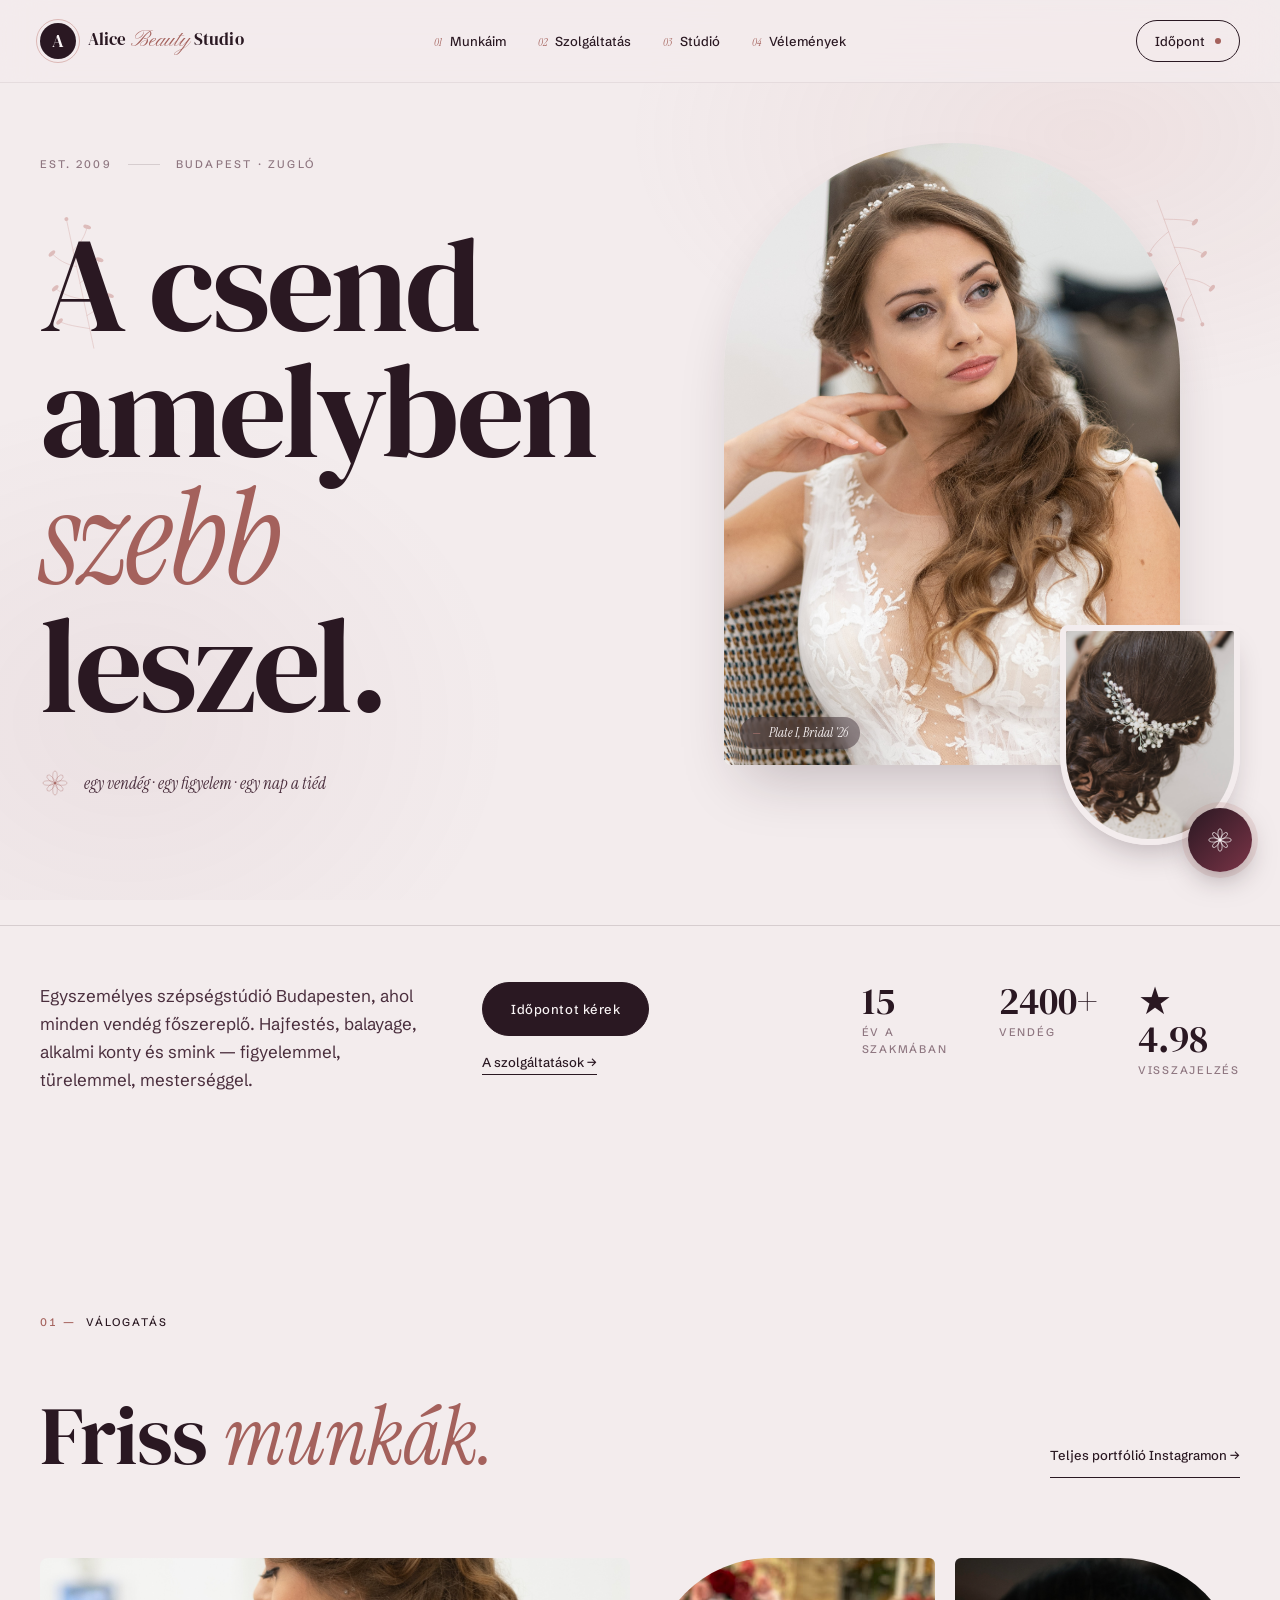
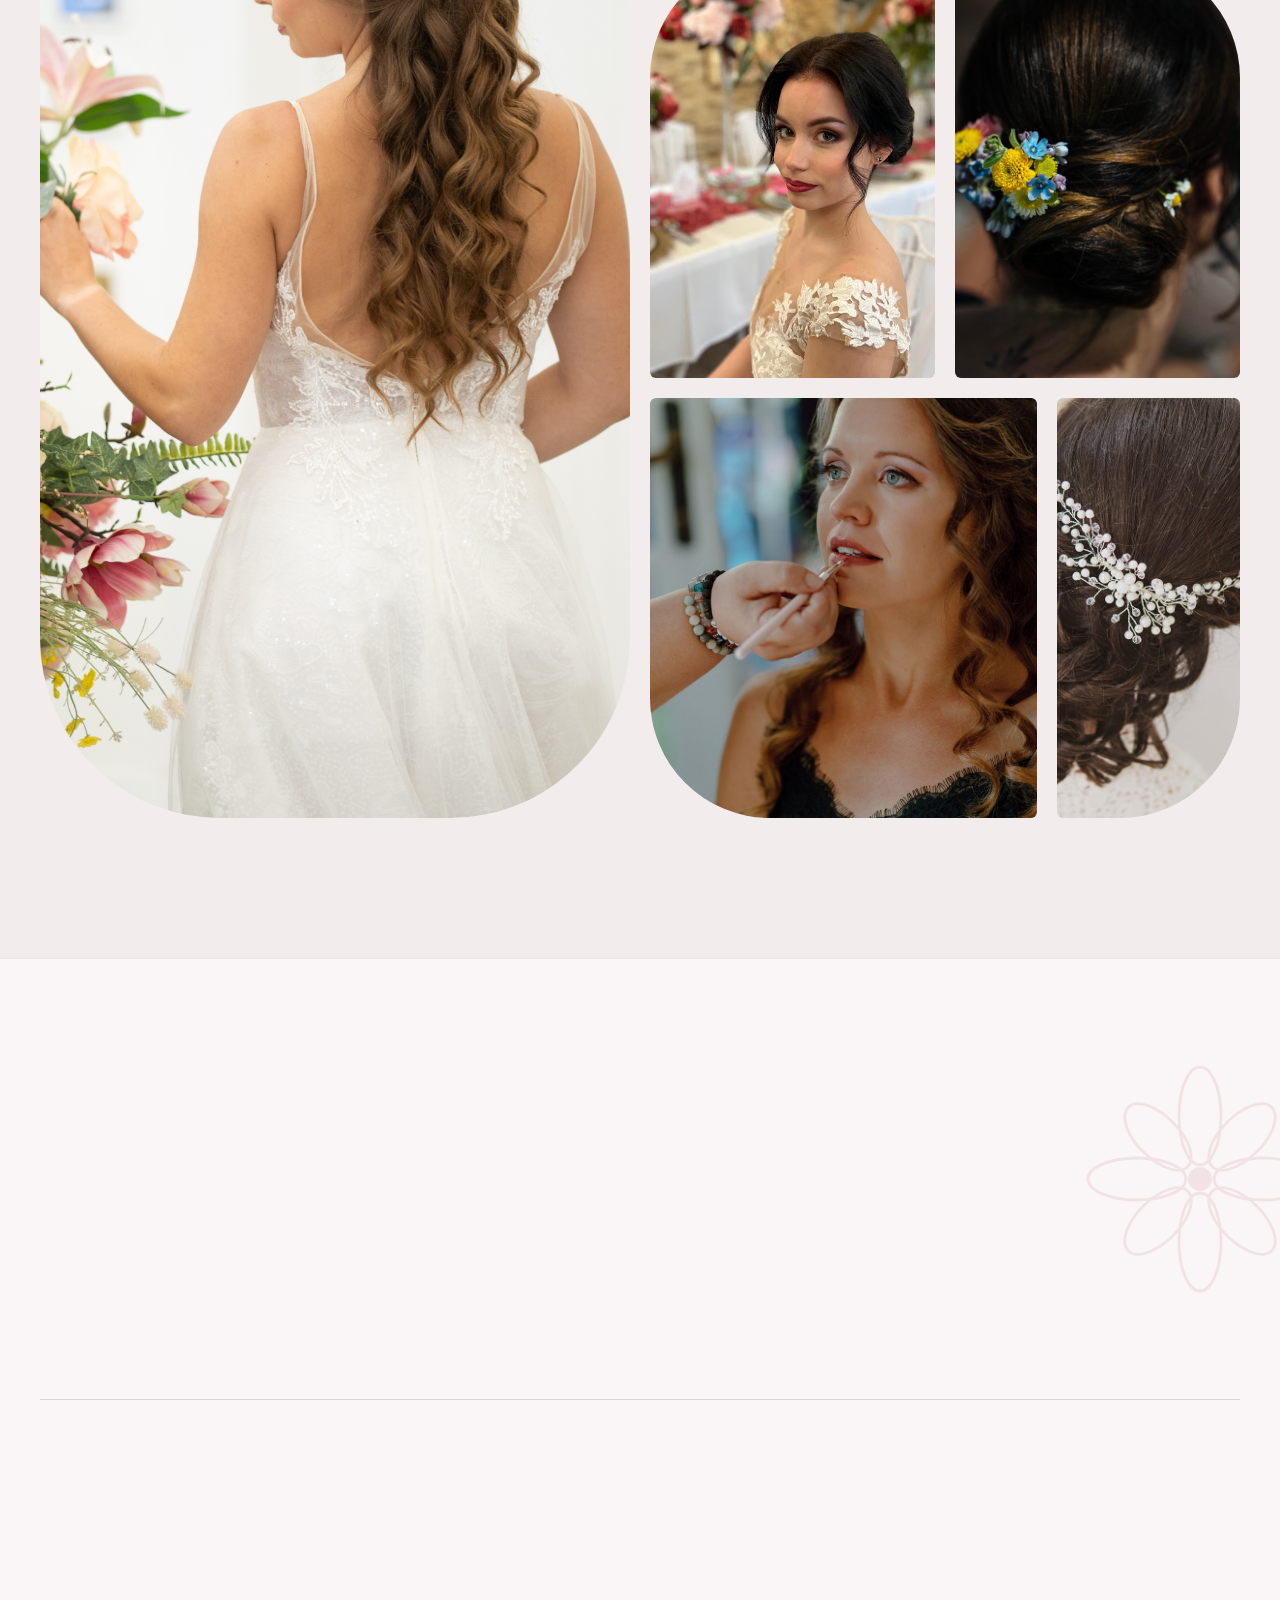
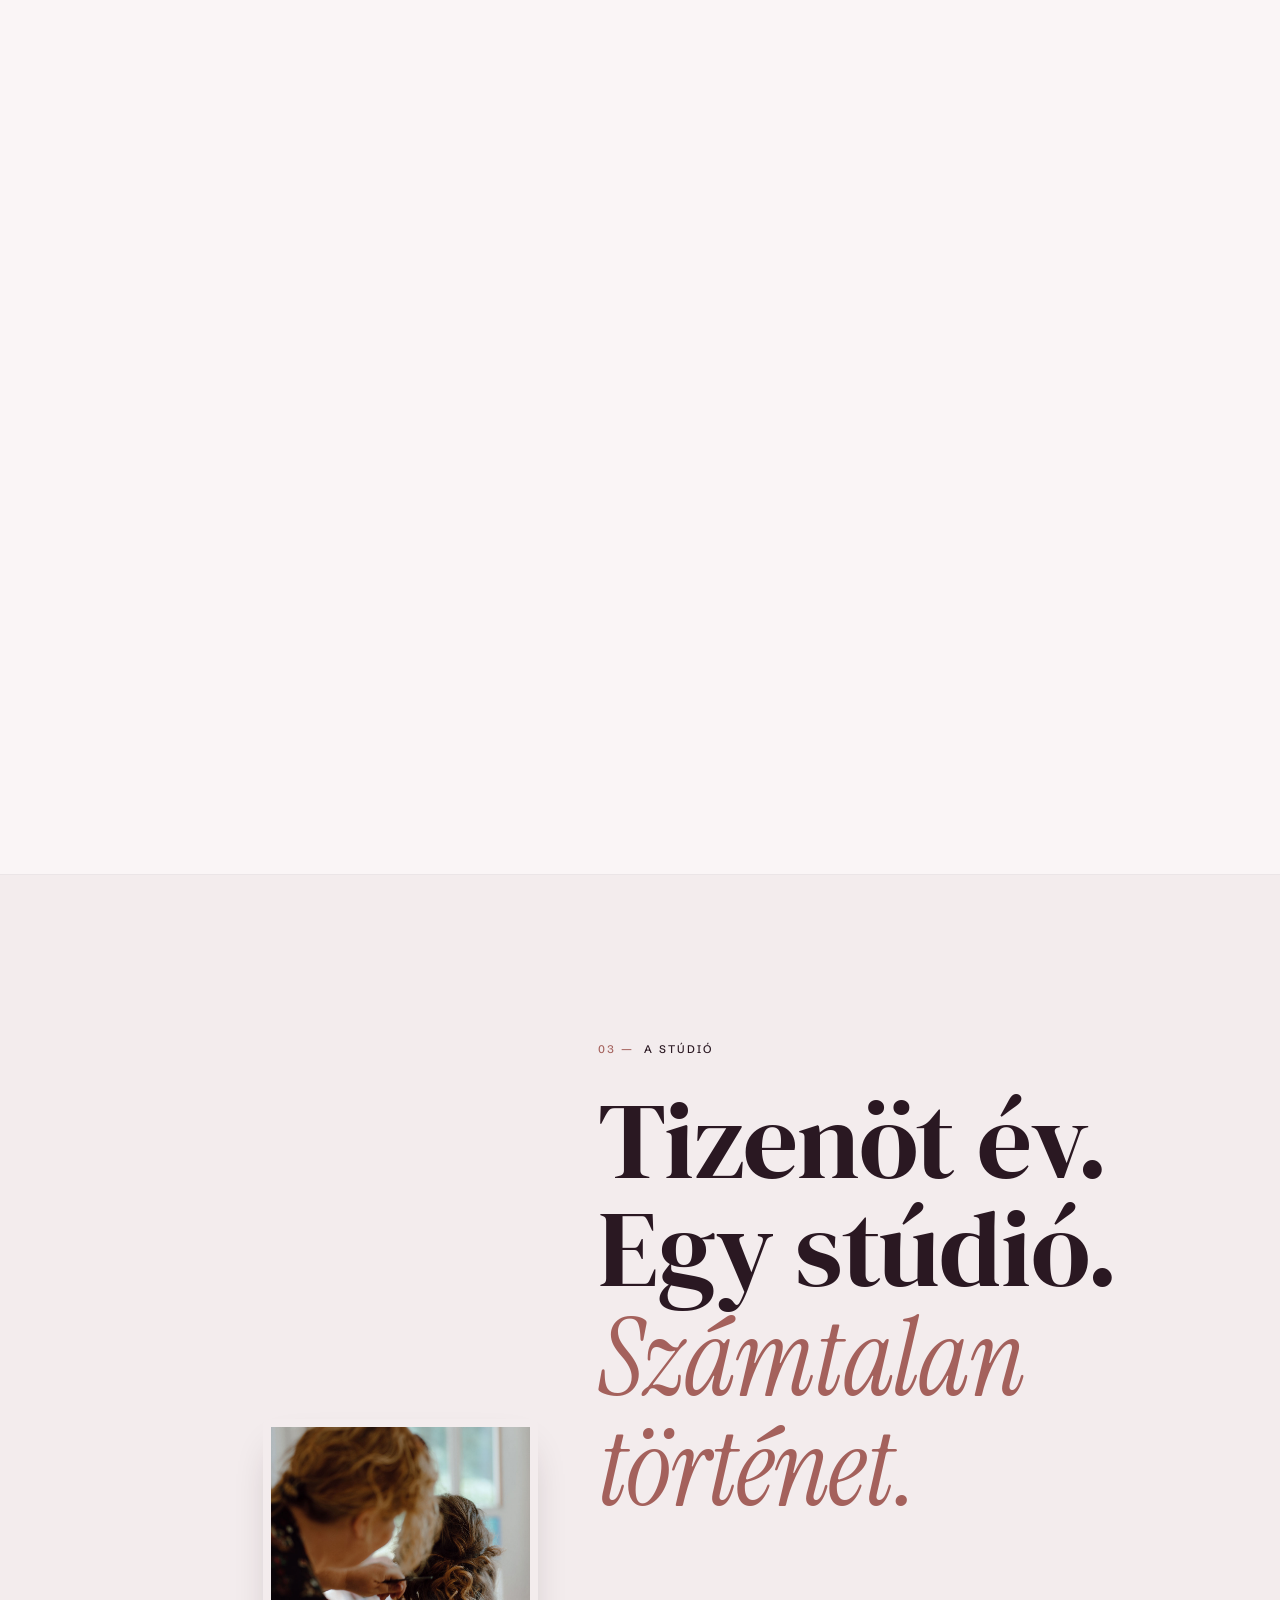
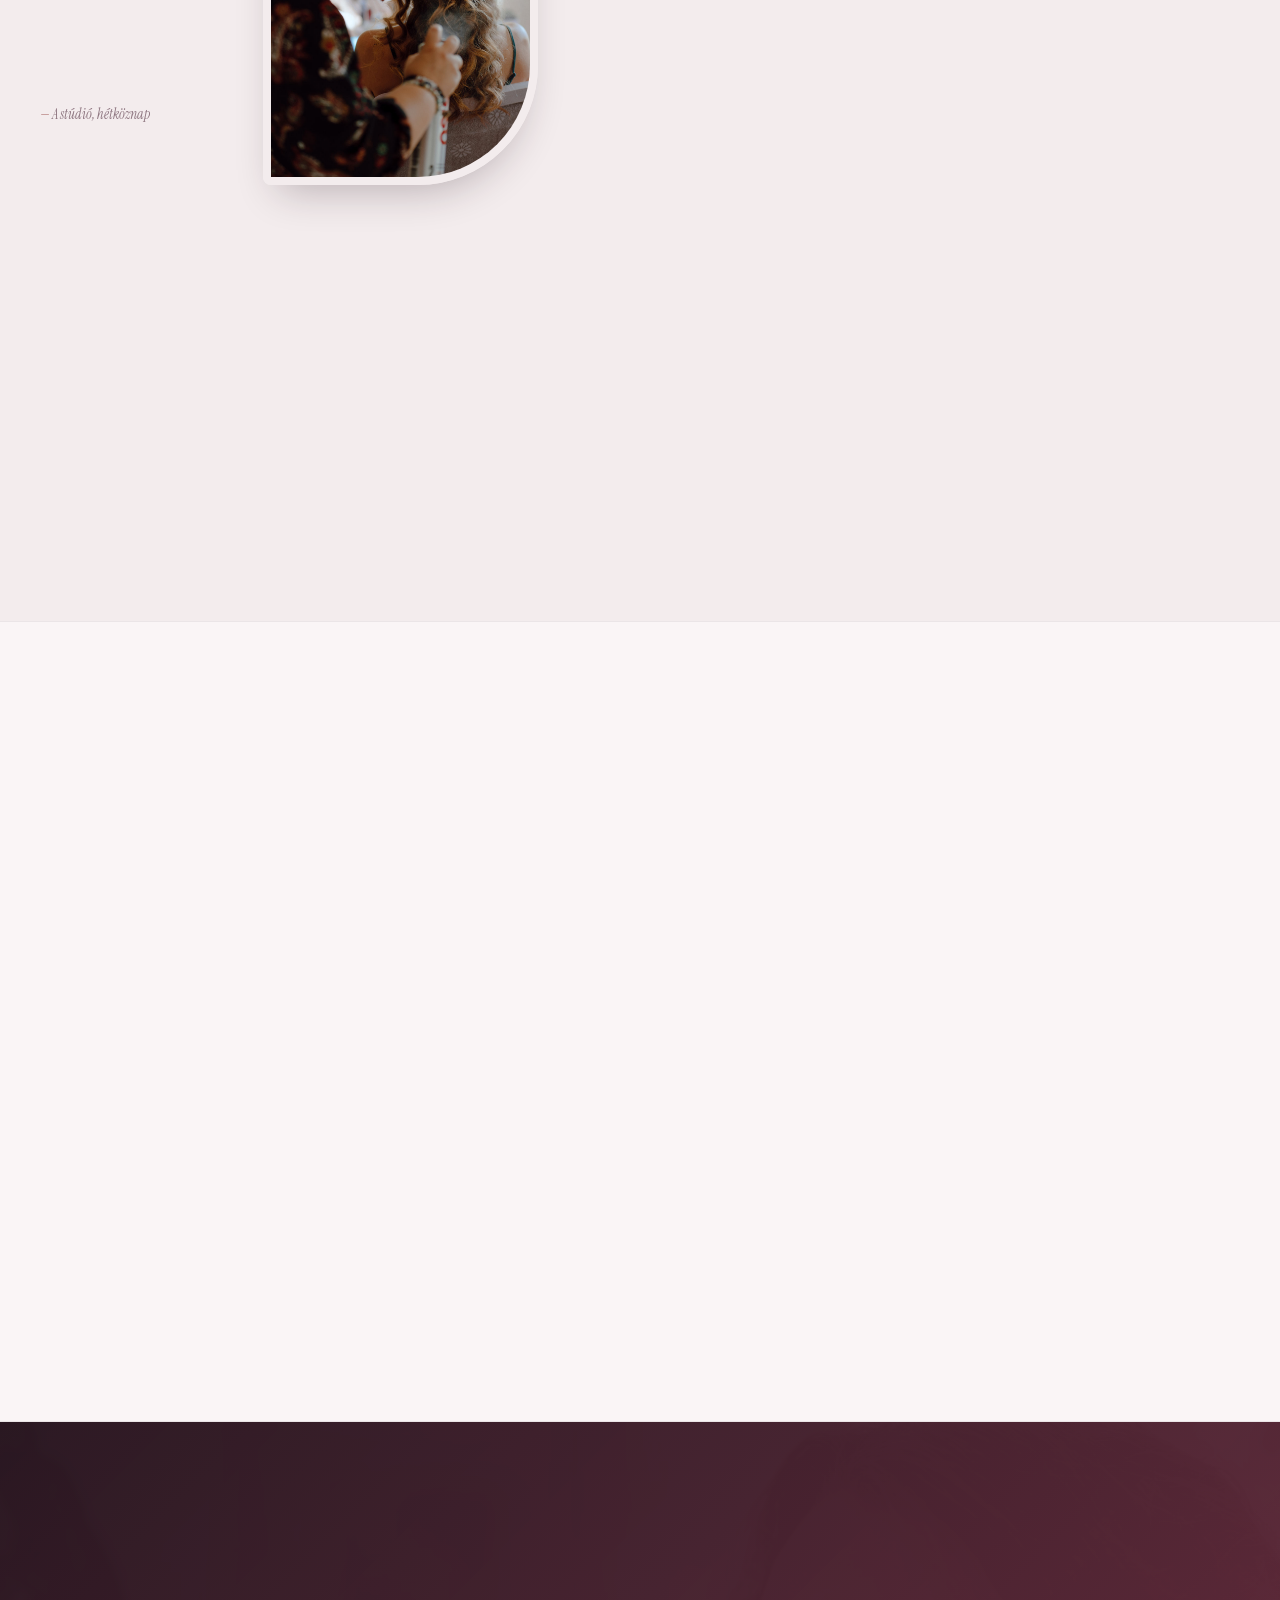
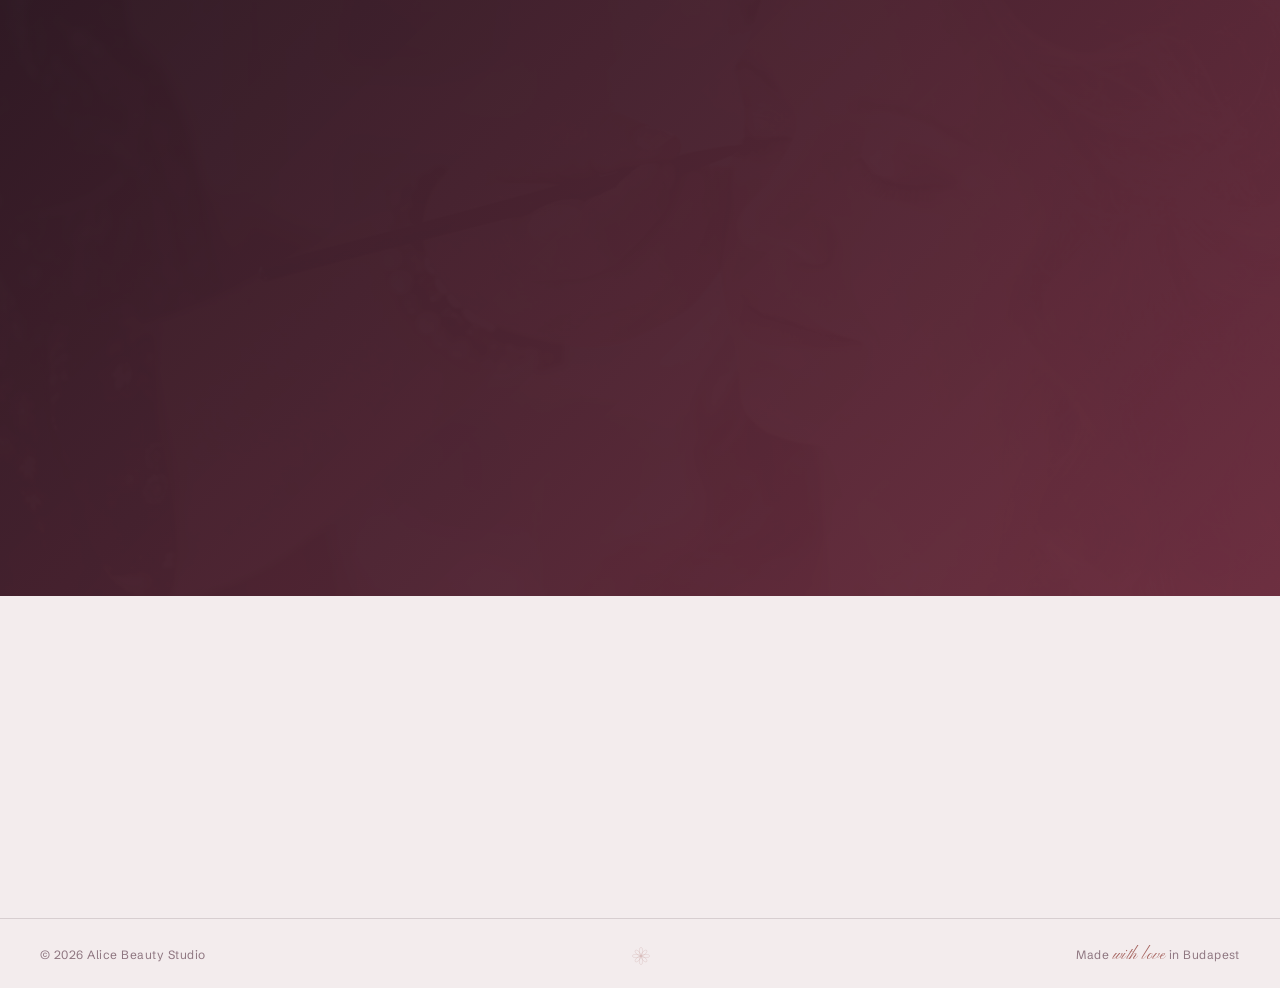
<file: index.html>
<!DOCTYPE html>
<html lang="hu">
<head>
  <meta charset="UTF-8" />
  <meta name="viewport" content="width=device-width, initial-scale=1.0" />
  <title>Alice Beauty Studio — Budapest</title>
  <meta name="description" content="Mesterfodrászat és alkalmi szépség Zugló szívében. Egy vendég, egy figyelem." />
  <link rel="preconnect" href="https://fonts.googleapis.com">
  <link rel="preconnect" href="https://fonts.gstatic.com" crossorigin>
  <link rel="preconnect" href="https://script.google.com">
  <link rel="dns-prefetch" href="https://script.googleusercontent.com">
  <link href="https://fonts.googleapis.com/css2?family=DM+Serif+Display:ital@0;1&family=Instrument+Serif:ital@0;1&family=Pinyon+Script&family=Schibsted+Grotesk:wght@400;500;600&display=swap" rel="stylesheet">
  <link rel="stylesheet" href="styles.css" />
</head>
<body>

  <!-- Decorative botanical accents (SVG) -->
  <svg style="display:none">
    <defs>
      <symbol id="sprig" viewBox="0 0 120 200">
        <g fill="none" stroke="currentColor" stroke-width="0.8" stroke-linecap="round">
          <path d="M60 200 C 60 150, 60 100, 60 0"/>
          <path d="M60 170 C 40 162, 28 158, 18 150"/>
          <path d="M60 150 C 78 144, 90 138, 100 128"/>
          <path d="M60 125 C 42 118, 32 112, 22 100"/>
          <path d="M60 100 C 78 92, 88 84, 96 72"/>
          <path d="M60 75 C 45 68, 36 60, 28 48"/>
          <path d="M60 50 C 74 42, 82 32, 88 20"/>
        </g>
        <g fill="currentColor">
          <ellipse cx="18" cy="150" rx="6" ry="3" transform="rotate(-30 18 150)"/>
          <ellipse cx="100" cy="128" rx="6" ry="3" transform="rotate(30 100 128)"/>
          <ellipse cx="22" cy="100" rx="6" ry="3" transform="rotate(-30 22 100)"/>
          <ellipse cx="96" cy="72" rx="6" ry="3" transform="rotate(30 96 72)"/>
          <ellipse cx="28" cy="48" rx="6" ry="3" transform="rotate(-30 28 48)"/>
          <ellipse cx="88" cy="20" rx="6" ry="3" transform="rotate(30 88 20)"/>
          <circle cx="60" cy="2" r="3"/>
        </g>
      </symbol>
      <symbol id="bloom" viewBox="0 0 80 80">
        <g fill="none" stroke="currentColor" stroke-width="0.8">
          <circle cx="40" cy="40" r="3" fill="currentColor"/>
          <ellipse cx="40" cy="22" rx="6" ry="14"/>
          <ellipse cx="40" cy="58" rx="6" ry="14"/>
          <ellipse cx="22" cy="40" rx="14" ry="6"/>
          <ellipse cx="58" cy="40" rx="14" ry="6"/>
          <ellipse cx="28" cy="28" rx="6" ry="12" transform="rotate(-45 28 28)"/>
          <ellipse cx="52" cy="28" rx="6" ry="12" transform="rotate(45 52 28)"/>
          <ellipse cx="28" cy="52" rx="6" ry="12" transform="rotate(45 28 52)"/>
          <ellipse cx="52" cy="52" rx="6" ry="12" transform="rotate(-45 52 52)"/>
        </g>
      </symbol>
    </defs>
  </svg>

  <!-- NAV -->
  <header class="nav" id="nav">
    <div class="nav__inner">
      <a href="#top" class="logo">
        <span class="logo__mark">A</span>
        <span class="logo__name">Alice <em>Beauty</em> Studio</span>
      </a>
      <nav class="nav__menu" aria-label="Navigation">
        <a href="#work"><span class="idx">01</span>Munkáim</a>
        <a href="#services"><span class="idx">02</span>Szolgáltatás</a>
        <a href="#studio"><span class="idx">03</span>Stúdió</a>
        <a href="#words"><span class="idx">04</span>Vélemények</a>
      </nav>
      <a href="#book" class="nav__cta">
        Időpont
        <span class="dot" aria-hidden="true"></span>
      </a>
    </div>
  </header>

  <!-- HERO -->
  <section class="hero" id="top">
    <svg class="hero__sprig hero__sprig--l" aria-hidden="true"><use href="#sprig"/></svg>
    <svg class="hero__sprig hero__sprig--r" aria-hidden="true"><use href="#sprig"/></svg>

    <div class="hero__grid">
      <div class="hero__col-left">
        <div class="hero__meta">
          <span>Est. 2009</span>
          <span class="hr"></span>
          <span>Budapest · Zugló</span>
        </div>
        <h1 class="hero__title">
          <span class="line">A csend</span>
          <span class="line">amelyben <em>szebb</em></span>
          <span class="line">leszel.</span>
        </h1>
        <div class="hero__sig">
          <svg viewBox="0 0 60 60" aria-hidden="true"><use href="#bloom"/></svg>
          <span>egy vendég · egy figyelem · egy nap a tiéd</span>
        </div>
      </div>
      <div class="hero__col-right">
        <figure class="hero__image">
          <img src="img/p7.jpg" alt="Menyasszonyi smink és haj" loading="eager"/>
          <figcaption><em>—</em> Plate I, Bridal '26</figcaption>
        </figure>
        <figure class="hero__image-small">
          <img src="img/p11.jpg" alt="Menyasszonyi hajdísz, gyöngyökkel" loading="lazy"/>
        </figure>
      </div>
    </div>

    <div class="hero__foot">
      <p class="hero__lead">
        Egyszemélyes szépségstúdió Budapesten, ahol minden vendég
        főszereplő. Hajfestés, balayage, alkalmi konty és smink —
        figyelemmel, türelemmel, mesterséggel.
      </p>
      <div class="hero__cta">
        <a href="#book" class="btn">Időpontot kérek</a>
        <a href="#services" class="link">A szolgáltatások →</a>
      </div>
      <div class="hero__stats">
        <div class="stat">
          <span class="stat__num">15</span>
          <span class="stat__label">év a szakmában</span>
        </div>
        <div class="stat">
          <span class="stat__num">2400+</span>
          <span class="stat__label">vendég</span>
        </div>
        <div class="stat">
          <span class="stat__num">★ 4.98</span>
          <span class="stat__label">visszajelzés</span>
        </div>
      </div>
    </div>
  </section>

  <!-- WORK -->
  <section class="work" id="work">
    <div class="container">
      <header class="head">
        <span class="kicker"><span class="kicker__num">01 —</span> Válogatás</span>
        <h2 class="display">Friss <em>munkák.</em></h2>
        <a href="#" class="link link--right">Teljes portfólió Instagramon →</a>
      </header>

      <div class="work__grid">
        <figure class="work__item work__item--1">
          <img src="img/p6.jpg" alt="Menyasszony virágokkal, hátulnézet"/>
          <figcaption><span class="num">/01</span> Bridal · printemps '26</figcaption>
        </figure>
        <figure class="work__item work__item--2">
          <img src="img/p2.jpg" alt="Menyasszonyi portré, mély rúzzsal"/>
          <figcaption><span class="num">/02</span> Soft glam · maquillage</figcaption>
        </figure>
        <figure class="work__item work__item--3">
          <img src="img/p1.jpg" alt="Konty virágokkal a hajban"/>
          <figcaption><span class="num">/03</span> Editorial · floral</figcaption>
        </figure>
        <figure class="work__item work__item--4">
          <img src="img/p4.jpg" alt="Rúzs festés folyamatban"/>
          <figcaption><span class="num">/04</span> A munka közben</figcaption>
        </figure>
        <figure class="work__item work__item--5">
          <img src="img/p11.jpg" alt="Gyöngyös hajdísz, konty"/>
          <figcaption><span class="num">/05</span> Pearl details</figcaption>
        </figure>
      </div>
    </div>
  </section>

  <!-- SERVICES -->
  <section class="services" id="services">
    <svg class="services__bloom" aria-hidden="true"><use href="#bloom"/></svg>
    <div class="container">
      <header class="head head--split">
        <div>
          <span class="kicker"><span class="kicker__num">02 —</span> Szolgáltatások</span>
          <h2 class="display">Hat szertartás, <br/><em>egy stúdió.</em></h2>
        </div>
        <p class="head__note">
          Minden szolgáltatás konzultációval indul. <br/>Mert ami másnak
          divat, az neked személyes.
        </p>
      </header>

      <ul class="list">
        <li class="row">
          <span class="row__idx">01</span>
          <div class="row__main">
            <h3>Hajfestés &amp; balayage</h3>
            <p>Bőrtónushoz illesztett, természetes átmenetek és divatos színek prémium festékekkel.</p>
          </div>
          <span class="row__time">90 – 180 min</span>
          <span class="row__price">26 000 Ft<em>~tól</em></span>
        </li>
        <li class="row row--feat">
          <span class="row__idx">02</span>
          <div class="row__main">
            <h3>Alkalmi konty &amp; smink</h3>
            <p>Esküvő, ballagás, fotózás. Teljes look egy kézből — próbafestéssel és kipróbálással.</p>
            <span class="row__tag">✿ Legkeresettebb</span>
          </div>
          <span class="row__time">60 – 120 min</span>
          <span class="row__price">22 000 Ft<em>~tól</em></span>
        </li>
        <li class="row">
          <span class="row__idx">03</span>
          <div class="row__main">
            <h3>Keratinos kezelés</h3>
            <p>Selymes, fényes, könnyen kezelhető haj — hetekre szóló simaság, töredezés nélkül.</p>
          </div>
          <span class="row__time">120 min</span>
          <span class="row__price">32 000 Ft<em>~tól</em></span>
        </li>
        <li class="row">
          <span class="row__idx">04</span>
          <div class="row__main">
            <h3>Hajvágás &amp; formázás</h3>
            <p>Arcformához igazított vonalvezetés. Ollóval — nem gépezettel.</p>
          </div>
          <span class="row__time">45 – 60 min</span>
          <span class="row__price">9 000 Ft<em>~tól</em></span>
        </li>
        <li class="row">
          <span class="row__idx">05</span>
          <div class="row__main">
            <h3>Klasszikus konty</h3>
            <p>Esküvőhöz, alkalomhoz, hosszú estéhez. Tartós, kényelmes, fotózásálló.</p>
          </div>
          <span class="row__time">75 min</span>
          <span class="row__price">18 000 Ft<em>~tól</em></span>
        </li>
        <li class="row">
          <span class="row__idx">06</span>
          <div class="row__main">
            <h3>Konzultáció</h3>
            <p>30 perces beszélgetés — szín, forma, alkalom. Mielőtt bármit elköteleznél.</p>
          </div>
          <span class="row__time">30 min</span>
          <span class="row__price">díjmentes</span>
        </li>
      </ul>
    </div>
  </section>

  <!-- STUDIO / ABOUT -->
  <section class="studio" id="studio">
    <div class="container studio__grid">
      <aside class="studio__left">
        <figure class="studio__photo">
          <img src="img/hero.jpg" alt="Alice munka közben"/>
          <span class="studio__badge">
            <svg viewBox="0 0 60 60" aria-hidden="true"><use href="#bloom"/></svg>
            <span>Alice</span>
          </span>
        </figure>
        <figure class="studio__photo-sm">
          <img src="img/p9.jpg" alt="Hajformázás közben"/>
        </figure>
        <span class="studio__caption"><em>—</em> A stúdió, hétköznap</span>
      </aside>
      <div class="studio__right">
        <span class="kicker"><span class="kicker__num">03 —</span> A stúdió</span>
        <h2 class="display display--xl">
          Tizenöt év.<br/>
          Egy stúdió.<br/>
          <em>Számtalan történet.</em>
        </h2>
        <div class="studio__body">
          <p>
            Alice vagyok — mesterfodrász, smink-szakértő, és egy kicsit
            megszállott pszichológus is, amikor a vendégeim
            nálam vannak. A stúdióm Zugló nyugodt szegletében húzódik, ahol
            egyszerre csak egy emberrel foglalkozom.
          </p>
          <p>
            Nálam nem rohanunk, nem zsúfolódik a tér, nem alkudozunk a
            minőségből. Több mint kétezer menyasszonyt kísértem már el
            az esküvőjére, dolgoztam a <em>Queen</em> és az <em>Esküvő
            Classic</em> magazinok fotózásain, és Subrina Professional
            ambassador-ként segítek új technikákat formálni.
          </p>
        </div>
        <dl class="studio__facts">
          <div><dt>Mestervizsga</dt><dd>2009</dd></div>
          <div><dt>Subrina ambassador</dt><dd>óta · 2014</dd></div>
          <div><dt>Magazin közreműködő</dt><dd>Queen, Esküvő Classic</dd></div>
          <div><dt>Egy alkalom</dt><dd>egy vendég, mindig</dd></div>
        </dl>
      </div>
    </div>
  </section>

  <!-- WORDS / TESTIMONIALS -->
  <section class="words" id="words">
    <div class="container">
      <header class="head head--center">
        <span class="kicker"><span class="kicker__num">04 —</span> Vendégeim mondták</span>
        <h2 class="display">A tükör előtti <em>pillanatok.</em></h2>
      </header>

      <div class="words__grid">
        <figure class="quote">
          <span class="quote__bloom"><svg viewBox="0 0 80 80"><use href="#bloom"/></svg></span>
          <p>Az esküvőm reggelén Alice nem csak a hajamat varázsolta el — a hangulatomat is. Soha nem éreztem magam ennyire önmagamnak.</p>
          <figcaption>Eszter K. <span>— menyasszony, 2025</span></figcaption>
        </figure>
        <figure class="quote">
          <span class="quote__bloom"><svg viewBox="0 0 80 80"><use href="#bloom"/></svg></span>
          <p>Három különböző fodrásznál próbáltam a balayage-ot. Csak nála találtam azt a természetes árnyalatot, amit kerestem.</p>
          <figcaption>Réka V. <span>— állandó vendég</span></figcaption>
        </figure>
        <figure class="quote">
          <span class="quote__bloom"><svg viewBox="0 0 80 80"><use href="#bloom"/></svg></span>
          <p>A keratinos kezelés után három hónapig nem hittem el, hogy az én hajam. Egyszerűen mesteri munka — és a stúdió is gyönyörű.</p>
          <figcaption>Anna M. <span>— 2026 január</span></figcaption>
        </figure>
      </div>
    </div>
  </section>

  <!-- BOOK -->
  <section class="book" id="book">
    <div class="book__photo" aria-hidden="true">
      <img src="img/p3.jpg" alt=""/>
    </div>
    <div class="container book__inner">
      <div class="book__left">
        <span class="kicker kicker--light"><span class="kicker__num">05 —</span> Foglalás</span>
        <h2 class="display display--light">
          Foglalj <em>időpontot.</em>
        </h2>
        <p>
          Az időpontok hetekre előre telnek be. Válaszd ki a számodra
          ideális napot — én pedig gondoskodom a többiről.
        </p>
        <div class="book__cta">
          <a href="#book" class="btn btn--light">Foglalás Reservion</a>
          <a href="tel:+36205473128" class="link link--light">+36 20 547 3128 →</a>
        </div>
      </div>

      <div class="book__right">
        <div class="slots">
          <div class="slots__head">
            <span>Soron következő alkalmak</span>
            <span class="live"><i></i> élő</span>
          </div>
          <ul>
            <li><span>Cs · máj 21</span><b>10:00</b></li>
            <li class="taken"><span>P · máj 22</span><b>foglalt</b></li>
            <li><span>Szo · máj 23</span><b>14:30</b></li>
            <li><span>H · máj 25</span><b>09:00</b></li>
            <li><span>K · máj 26</span><b>13:00</b></li>
          </ul>
        </div>
      </div>
    </div>
  </section>

  <!-- FOOTER -->
  <footer class="foot">
    <div class="container foot__inner">
      <div class="foot__brand">
        <span class="logo__mark logo__mark--lg">A</span>
        <p><em>Alice Beauty Studio</em> — egyszemélyes szépségstúdió Budapest Zugló kerületében. Alapítva 2009-ben.</p>
      </div>
      <div class="foot__cols">
        <div>
          <span class="foot__label">Cím</span>
          <p>1143 Budapest<br/>Gizella út 35.<br/>II. emelet</p>
        </div>
        <div>
          <span class="foot__label">Nyitva</span>
          <p>H–P · 9 – 19<br/>Szo · 9 – 15<br/>Vasárnap zárva</p>
        </div>
        <div>
          <span class="foot__label">Elérhetőség</span>
          <p>
            <a href="tel:+36205473128">+36 20 547 3128</a><br/>
            <a href="mailto:alice1174@gmail.com">alice1174@gmail.com</a><br/>
            <a href="#">@alicebeautystudio</a>
          </p>
        </div>
      </div>
    </div>
    <div class="foot__rule">
      <span>© 2026 Alice Beauty Studio</span>
      <svg viewBox="0 0 80 80" class="foot__bloom"><use href="#bloom"/></svg>
      <span>Made <em>with love</em> in Budapest</span>
    </div>
  </footer>

  <script src="script.js"></script>

  <!-- ============================================
       BOOKING MODAL — Demo appointment setter
       ============================================ -->
  <div class="bk-modal" id="bkModal" aria-hidden="true" role="dialog" aria-labelledby="bkTitle">
    <div class="bk-backdrop" data-bk-close></div>
    <div class="bk-dialog" role="document">
      <button class="bk-close" data-bk-close aria-label="Bezárás">
        <svg viewBox="0 0 24 24" fill="none" stroke="currentColor" stroke-width="1.5" stroke-linecap="round"><path d="M18 6L6 18M6 6l12 12"/></svg>
      </button>

      <header class="bk-head">
        <div class="bk-eyebrow">
          <svg viewBox="0 0 80 80" class="bk-bloom" aria-hidden="true"><use href="#bloom"/></svg>
          <span>Időpontfoglalás</span>
        </div>
        <h2 class="bk-title" id="bkTitle">Foglalj <em>időpontot.</em></h2>
        <div class="bk-progress">
          <div class="bk-step" data-step="1"><span>01</span><b>Szolgáltatás</b></div>
          <div class="bk-step" data-step="2"><span>02</span><b>Dátum</b></div>
          <div class="bk-step" data-step="3"><span>03</span><b>Időpont</b></div>
          <div class="bk-step" data-step="4"><span>04</span><b>Adatok</b></div>
        </div>
      </header>

      <div class="bk-body">
        <!-- STEP 1: SERVICE -->
        <section class="bk-pane" data-pane="1">
          <h3 class="bk-pane-title">Milyen szertartást szeretnél?</h3>
          <p class="bk-pane-sub">Válassz a szolgáltatások közül — később minden részleten finomíthatunk a konzultációnál.</p>
          <div class="bk-services">
            <button class="bk-svc" data-svc="hajfestes" data-time="90–180" data-price="26 000 Ft-tól">
              <span class="bk-svc-num">01</span>
              <span class="bk-svc-name">Hajfestés &amp; balayage</span>
              <span class="bk-svc-meta">90–180 min · 26 000 Ft-tól</span>
            </button>
            <button class="bk-svc bk-svc--feat" data-svc="alkalmi" data-time="60–120" data-price="22 000 Ft-tól">
              <span class="bk-svc-tag">✿ Legkeresettebb</span>
              <span class="bk-svc-num">02</span>
              <span class="bk-svc-name">Alkalmi konty &amp; smink</span>
              <span class="bk-svc-meta">60–120 min · 22 000 Ft-tól</span>
            </button>
            <button class="bk-svc" data-svc="keratin" data-time="120" data-price="32 000 Ft-tól">
              <span class="bk-svc-num">03</span>
              <span class="bk-svc-name">Keratinos kezelés</span>
              <span class="bk-svc-meta">120 min · 32 000 Ft-tól</span>
            </button>
            <button class="bk-svc" data-svc="vagas" data-time="45–60" data-price="9 000 Ft-tól">
              <span class="bk-svc-num">04</span>
              <span class="bk-svc-name">Hajvágás &amp; formázás</span>
              <span class="bk-svc-meta">45–60 min · 9 000 Ft-tól</span>
            </button>
            <button class="bk-svc" data-svc="konty" data-time="75" data-price="18 000 Ft-tól">
              <span class="bk-svc-num">05</span>
              <span class="bk-svc-name">Klasszikus konty</span>
              <span class="bk-svc-meta">75 min · 18 000 Ft-tól</span>
            </button>
            <button class="bk-svc" data-svc="konzultacio" data-time="30" data-price="díjmentes">
              <span class="bk-svc-num">06</span>
              <span class="bk-svc-name">Konzultáció</span>
              <span class="bk-svc-meta">30 min · díjmentes</span>
            </button>
          </div>
        </section>

        <!-- STEP 2: DATE -->
        <section class="bk-pane" data-pane="2">
          <h3 class="bk-pane-title">Mikor szeretnéd?</h3>
          <p class="bk-pane-sub">Válassz egy napot a naptárból — a foglalt napok halványítva jelennek meg.</p>

          <div class="bk-cal">
            <div class="bk-cal-head">
              <button class="bk-cal-nav" data-cal-prev aria-label="Előző hónap">
                <svg viewBox="0 0 24 24" fill="none" stroke="currentColor" stroke-width="1.5" stroke-linecap="round"><path d="M15 18l-6-6 6-6"/></svg>
              </button>
              <span class="bk-cal-month" id="bkCalMonth">Május 2026</span>
              <button class="bk-cal-nav" data-cal-next aria-label="Következő hónap">
                <svg viewBox="0 0 24 24" fill="none" stroke="currentColor" stroke-width="1.5" stroke-linecap="round"><path d="M9 18l6-6-6-6"/></svg>
              </button>
            </div>
            <div class="bk-cal-dows">
              <span>H</span><span>K</span><span>Sz</span><span>Cs</span><span>P</span><span>Szo</span><span>V</span>
            </div>
            <div class="bk-cal-grid" id="bkCalGrid"></div>
          </div>
        </section>

        <!-- STEP 3: TIME -->
        <section class="bk-pane" data-pane="3">
          <h3 class="bk-pane-title">Melyik időpont a legjobb?</h3>
          <p class="bk-pane-sub" id="bkTimeSub">Választott nap — válassz egy szabad idősávot.</p>
          <div class="bk-times" id="bkTimes"></div>
        </section>

        <!-- STEP 4: DETAILS -->
        <section class="bk-pane" data-pane="4">
          <h3 class="bk-pane-title">Egy utolsó lépés.</h3>
          <p class="bk-pane-sub">Az adataidat csak az időpont-egyeztetésre használjuk — semmi spam, ígérem.</p>
          <form class="bk-form" id="bkForm" novalidate>
            <label class="bk-field">
              <span>Név</span>
              <input type="text" name="name" required placeholder="Pl. Kovács Eszter" autocomplete="name"/>
            </label>
            <label class="bk-field">
              <span>Telefon</span>
              <input type="tel" name="phone" required placeholder="+36 20 ..." autocomplete="tel"/>
            </label>
            <label class="bk-field bk-field--full">
              <span>E-mail</span>
              <input type="email" name="email" required placeholder="te@example.com" autocomplete="email"/>
            </label>
            <label class="bk-field bk-field--full">
              <span>Megjegyzés <em>(opcionális)</em></span>
              <textarea name="note" rows="3" placeholder="Pl. esküvőhöz, hajhossz, allergia, kérés..."></textarea>
            </label>
          </form>
        </section>

        <!-- CONFIRMATION -->
        <section class="bk-pane bk-pane--confirm" data-pane="5">
          <div class="bk-confirm">
            <svg class="bk-check" viewBox="0 0 80 80" aria-hidden="true">
              <circle cx="40" cy="40" r="36" fill="none" stroke="currentColor" stroke-width="1.2" opacity="0.4"/>
              <circle cx="40" cy="40" r="28" fill="currentColor" opacity="0.08"/>
              <path d="M26 41 L 36 51 L 56 30" fill="none" stroke="currentColor" stroke-width="2.4" stroke-linecap="round" stroke-linejoin="round"/>
            </svg>
            <h3 class="bk-confirm-title"><em>Köszönöm,</em><br/>nálam vagy a könyvelésben.</h3>
            <p class="bk-confirm-sub" id="bkConfirmSub">Megerősítő e-mailt küldök 5 percen belül.</p>
            <dl class="bk-summary" id="bkSummary"></dl>
            <p class="bk-confirm-note">
              Ez egy <em>demo</em> foglalás — valós időpontfoglalásért hívd Alice-t <a href="tel:+36205473128">+36 20 547 3128</a>.
            </p>
          </div>
        </section>
      </div>

      <footer class="bk-foot">
        <button class="bk-btn bk-btn--ghost" id="bkBack" type="button">← Vissza</button>
        <div class="bk-foot-meta">
          <span id="bkMeta">Válassz szolgáltatást</span>
        </div>
        <button class="bk-btn bk-btn--primary" id="bkNext" type="button" disabled>Tovább →</button>
      </footer>
    </div>
  </div>

  <style>
    /* ============= BOOKING MODAL ============= */
    .bk-modal {
      position: fixed; inset: 0; z-index: 9998;
      display: flex; align-items: center; justify-content: center;
      padding: 24px;
      opacity: 0; pointer-events: none;
      transition: opacity 0.4s cubic-bezier(0.22, 0.61, 0.36, 1);
      font-family: 'Schibsted Grotesk', -apple-system, system-ui, sans-serif;
    }
    .bk-modal.open { opacity: 1; pointer-events: auto; }
    .bk-backdrop {
      position: absolute; inset: 0;
      background: rgba(42, 24, 34, 0.55);
      backdrop-filter: blur(12px) saturate(140%);
      -webkit-backdrop-filter: blur(12px) saturate(140%);
    }
    .bk-dialog {
      position: relative;
      width: 100%;
      max-width: 880px;
      max-height: calc(100vh - 48px);
      background: #faf5f6;
      border-radius: 24px;
      box-shadow: 0 40px 100px -20px rgba(42, 24, 34, 0.5);
      display: flex; flex-direction: column;
      overflow: hidden;
      transform: translateY(30px) scale(0.97);
      transition: transform 0.5s cubic-bezier(0.16, 1, 0.3, 1);
    }
    .bk-modal.open .bk-dialog { transform: translateY(0) scale(1); }

    .bk-close {
      position: absolute; top: 20px; right: 20px; z-index: 5;
      width: 38px; height: 38px;
      background: rgba(42, 24, 34, 0.06);
      border: 1px solid transparent;
      border-radius: 50%;
      cursor: pointer;
      display: grid; place-items: center;
      color: #2a1822;
      transition: all 0.3s cubic-bezier(0.22, 0.61, 0.36, 1);
    }
    .bk-close svg { width: 16px; height: 16px; }
    .bk-close:hover { background: #2a1822; color: #faf5f6; transform: rotate(90deg); }

    .bk-head {
      padding: 36px 56px 24px;
      border-bottom: 1px solid rgba(42, 24, 34, 0.08);
      background: linear-gradient(180deg, #faf5f6 0%, #f3eced 100%);
    }
    .bk-eyebrow {
      display: inline-flex; align-items: center; gap: 10px;
      font-size: 11px; font-weight: 500;
      letter-spacing: 0.22em; text-transform: uppercase;
      color: #a4615c;
      margin-bottom: 12px;
    }
    .bk-bloom { width: 18px; height: 18px; color: #a4615c; }
    .bk-title {
      font-family: 'DM Serif Display', serif;
      font-weight: 400;
      font-size: clamp(28px, 3.6vw, 44px);
      line-height: 1.05;
      letter-spacing: -0.012em;
      color: #2a1822;
      margin: 0 0 24px;
    }
    .bk-title em {
      font-family: 'Instrument Serif', serif;
      font-style: italic;
      color: #a4615c;
    }
    .bk-progress {
      display: flex;
      gap: 0;
      position: relative;
    }
    .bk-progress::before {
      content: '';
      position: absolute;
      top: 14px; left: 0; right: 0;
      height: 1px;
      background: rgba(42, 24, 34, 0.12);
    }
    .bk-step {
      flex: 1;
      display: flex; flex-direction: column;
      align-items: center;
      gap: 6px;
      position: relative;
      z-index: 1;
    }
    .bk-step span {
      width: 28px; height: 28px;
      border-radius: 50%;
      background: #faf5f6;
      border: 1px solid rgba(42, 24, 34, 0.18);
      display: grid; place-items: center;
      font-family: 'Instrument Serif', serif;
      font-style: italic;
      font-size: 12px;
      color: #8e7680;
      transition: all 0.4s cubic-bezier(0.22, 0.61, 0.36, 1);
    }
    .bk-step b {
      font-weight: 500;
      font-size: 11px;
      letter-spacing: 0.14em;
      text-transform: uppercase;
      color: #8e7680;
      transition: color 0.3s;
    }
    .bk-step.is-active span {
      background: #2a1822;
      border-color: #2a1822;
      color: #faf5f6;
      transform: scale(1.1);
    }
    .bk-step.is-active b { color: #2a1822; }
    .bk-step.is-done span {
      background: #a4615c;
      border-color: #a4615c;
      color: #faf5f6;
    }
    .bk-step.is-done b { color: #a4615c; }

    .bk-body {
      flex: 1;
      overflow-y: auto;
      padding: 40px 56px;
      position: relative;
    }
    .bk-body::-webkit-scrollbar { width: 5px; }
    .bk-body::-webkit-scrollbar-thumb { background: rgba(42, 24, 34, 0.15); border-radius: 4px; }

    .bk-pane { display: none; animation: bkFade 0.5s cubic-bezier(0.16, 1, 0.3, 1); }
    .bk-pane.is-active { display: block; }
    @keyframes bkFade {
      from { opacity: 0; transform: translateY(12px); }
      to { opacity: 1; transform: translateY(0); }
    }

    .bk-pane-title {
      font-family: 'DM Serif Display', serif;
      font-weight: 400;
      font-size: 24px;
      line-height: 1.2;
      color: #2a1822;
      margin: 0 0 8px;
    }
    .bk-pane-sub {
      font-family: 'Instrument Serif', serif;
      font-style: italic;
      font-size: 16px;
      color: #8e7680;
      margin: 0 0 28px;
      line-height: 1.5;
    }

    /* SERVICES grid */
    .bk-services {
      display: grid;
      grid-template-columns: repeat(2, 1fr);
      gap: 12px;
    }
    .bk-svc {
      text-align: left;
      padding: 20px 22px;
      background: #faf5f6;
      border: 1px solid rgba(42, 24, 34, 0.12);
      border-radius: 12px;
      cursor: pointer;
      transition: all 0.3s cubic-bezier(0.22, 0.61, 0.36, 1);
      display: flex; flex-direction: column; gap: 8px;
      font-family: inherit;
      position: relative;
      overflow: hidden;
    }
    .bk-svc:hover {
      border-color: #a4615c;
      transform: translateY(-2px);
      box-shadow: 0 12px 30px -16px rgba(164, 97, 92, 0.4);
    }
    .bk-svc.is-selected {
      background: #2a1822;
      border-color: #2a1822;
    }
    .bk-svc.is-selected .bk-svc-num { color: #c4847f; }
    .bk-svc.is-selected .bk-svc-name { color: #faf5f6; }
    .bk-svc.is-selected .bk-svc-meta { color: rgba(250, 245, 246, 0.6); }
    .bk-svc-num {
      font-family: 'Instrument Serif', serif;
      font-style: italic;
      font-size: 13px;
      color: #a4615c;
      letter-spacing: 0.05em;
    }
    .bk-svc-name {
      font-family: 'DM Serif Display', serif;
      font-size: 19px;
      color: #2a1822;
      line-height: 1.15;
    }
    .bk-svc-meta {
      font-size: 12px;
      color: #8e7680;
      letter-spacing: 0.04em;
    }
    .bk-svc-tag {
      position: absolute;
      top: 14px; right: 14px;
      font-size: 9px;
      letter-spacing: 0.18em;
      text-transform: uppercase;
      color: #a4615c;
      background: rgba(196, 132, 127, 0.14);
      padding: 3px 10px;
      border-radius: 100px;
      font-weight: 500;
    }
    .bk-svc--feat { border-color: rgba(164, 97, 92, 0.35); }

    /* CALENDAR */
    .bk-cal {
      background: #faf5f6;
      border: 1px solid rgba(42, 24, 34, 0.08);
      border-radius: 12px;
      padding: 20px;
    }
    .bk-cal-head {
      display: flex; align-items: center; justify-content: space-between;
      margin-bottom: 16px;
    }
    .bk-cal-nav {
      width: 32px; height: 32px;
      background: transparent;
      border: 1px solid rgba(42, 24, 34, 0.14);
      border-radius: 50%;
      cursor: pointer;
      display: grid; place-items: center;
      color: #2a1822;
      transition: all 0.3s;
    }
    .bk-cal-nav svg { width: 14px; height: 14px; }
    .bk-cal-nav:hover { background: #2a1822; color: #faf5f6; border-color: #2a1822; }
    .bk-cal-month {
      font-family: 'DM Serif Display', serif;
      font-size: 20px;
      color: #2a1822;
    }
    .bk-cal-dows {
      display: grid; grid-template-columns: repeat(7, 1fr);
      gap: 4px;
      margin-bottom: 8px;
    }
    .bk-cal-dows span {
      text-align: center;
      font-size: 10px;
      font-weight: 500;
      letter-spacing: 0.16em;
      text-transform: uppercase;
      color: #8e7680;
      padding: 8px 0;
    }
    .bk-cal-grid {
      display: grid; grid-template-columns: repeat(7, 1fr);
      gap: 4px;
    }
    .bk-day {
      aspect-ratio: 1;
      display: grid; place-items: center;
      border-radius: 50%;
      font-size: 13px;
      font-weight: 500;
      color: #2a1822;
      background: transparent;
      border: 1px solid transparent;
      cursor: pointer;
      transition: all 0.25s cubic-bezier(0.22, 0.61, 0.36, 1);
      position: relative;
    }
    .bk-day:hover:not(.is-empty):not(.is-past):not(.is-full) {
      background: rgba(196, 132, 127, 0.18);
      border-color: rgba(164, 97, 92, 0.3);
    }
    .bk-day.is-empty { cursor: default; }
    .bk-day.is-past, .bk-day.is-sun {
      color: rgba(42, 24, 34, 0.25);
      cursor: not-allowed;
      text-decoration: line-through;
    }
    .bk-day.is-full { color: rgba(42, 24, 34, 0.35); cursor: not-allowed; }
    .bk-day.is-full::after {
      content: '';
      position: absolute;
      bottom: 4px; left: 50%;
      transform: translateX(-50%);
      width: 4px; height: 4px;
      background: #c4847f;
      border-radius: 50%;
    }
    .bk-day.is-today { font-weight: 600; color: #a4615c; }
    .bk-day.is-selected {
      background: #2a1822;
      color: #faf5f6;
    }

    /* TIME SLOTS */
    .bk-times {
      display: grid;
      grid-template-columns: repeat(4, 1fr);
      gap: 10px;
    }
    .bk-time {
      padding: 14px 8px;
      background: #faf5f6;
      border: 1px solid rgba(42, 24, 34, 0.14);
      border-radius: 10px;
      cursor: pointer;
      font-family: inherit;
      font-size: 14px;
      font-weight: 500;
      color: #2a1822;
      transition: all 0.3s cubic-bezier(0.22, 0.61, 0.36, 1);
      letter-spacing: 0.04em;
    }
    .bk-time:hover { border-color: #a4615c; transform: translateY(-2px); }
    .bk-time.is-taken {
      background: transparent;
      color: rgba(42, 24, 34, 0.3);
      cursor: not-allowed;
      text-decoration: line-through;
    }
    .bk-time.is-taken:hover { transform: none; border-color: rgba(42, 24, 34, 0.14); }
    .bk-time.is-selected {
      background: #2a1822;
      color: #faf5f6;
      border-color: #2a1822;
    }

    /* FORM */
    .bk-form {
      display: grid;
      grid-template-columns: 1fr 1fr;
      gap: 16px;
    }
    .bk-field {
      display: flex; flex-direction: column; gap: 6px;
    }
    .bk-field--full { grid-column: 1 / -1; }
    .bk-field span {
      font-size: 11px;
      font-weight: 500;
      letter-spacing: 0.16em;
      text-transform: uppercase;
      color: #8e7680;
    }
    .bk-field span em {
      font-family: 'Instrument Serif', serif;
      font-style: italic;
      letter-spacing: 0.02em;
      text-transform: none;
      color: #b4a0a8;
      margin-left: 4px;
    }
    .bk-field input,
    .bk-field textarea {
      width: 100%;
      padding: 13px 16px;
      background: #faf5f6;
      border: 1px solid rgba(42, 24, 34, 0.14);
      border-radius: 10px;
      font-family: inherit;
      font-size: 14px;
      color: #2a1822;
      outline: none;
      resize: vertical;
      transition: border-color 0.3s, background 0.3s;
    }
    .bk-field input::placeholder,
    .bk-field textarea::placeholder { color: #b4a0a8; font-style: italic; }
    .bk-field input:focus,
    .bk-field textarea:focus { border-color: #a4615c; background: #fff; }

    /* CONFIRMATION */
    .bk-pane--confirm { text-align: center; padding: 12px 0 24px; }
    .bk-confirm { max-width: 480px; margin: 0 auto; }
    .bk-check {
      width: 80px; height: 80px;
      color: #a4615c;
      margin: 0 auto 20px;
      display: block;
      animation: bkCheck 0.8s cubic-bezier(0.16, 1, 0.3, 1) 0.2s both;
    }
    @keyframes bkCheck {
      from { opacity: 0; transform: scale(0.6); }
      to { opacity: 1; transform: scale(1); }
    }
    .bk-confirm-title {
      font-family: 'DM Serif Display', serif;
      font-weight: 400;
      font-size: 32px;
      line-height: 1.1;
      color: #2a1822;
      margin: 0 0 12px;
    }
    .bk-confirm-title em {
      font-family: 'Pinyon Script', cursive;
      font-style: normal;
      color: #a4615c;
      font-size: 42px;
      vertical-align: -4px;
    }
    .bk-confirm-sub {
      font-family: 'Instrument Serif', serif;
      font-style: italic;
      font-size: 16px;
      color: #8e7680;
      margin: 0 0 32px;
    }
    .bk-summary {
      background: #f3eced;
      border-radius: 12px;
      padding: 24px 28px;
      margin: 0 0 24px;
      text-align: left;
      display: grid;
      gap: 14px;
    }
    .bk-summary > div {
      display: flex; justify-content: space-between;
      align-items: baseline;
      gap: 16px;
      padding-bottom: 14px;
      border-bottom: 1px solid rgba(42, 24, 34, 0.08);
    }
    .bk-summary > div:last-child { border-bottom: none; padding-bottom: 0; }
    .bk-summary dt {
      font-size: 11px;
      font-weight: 500;
      letter-spacing: 0.16em;
      text-transform: uppercase;
      color: #8e7680;
    }
    .bk-summary dd {
      font-family: 'DM Serif Display', serif;
      font-size: 17px;
      color: #2a1822;
      text-align: right;
    }
    .bk-confirm-note {
      font-size: 13px;
      color: #8e7680;
      line-height: 1.6;
      font-family: 'Instrument Serif', serif;
      font-style: italic;
    }
    .bk-confirm-note em {
      color: #a4615c;
      font-style: normal;
      font-weight: 500;
      letter-spacing: 0.06em;
      text-transform: uppercase;
      font-size: 10px;
      font-family: 'Schibsted Grotesk', sans-serif;
    }
    .bk-confirm-note a { color: #2a1822; border-bottom: 1px solid #2a1822; }

    /* FOOTER */
    .bk-foot {
      padding: 20px 56px 28px;
      border-top: 1px solid rgba(42, 24, 34, 0.08);
      background: #faf5f6;
      display: flex; align-items: center; justify-content: space-between;
      gap: 16px;
    }
    .bk-foot-meta {
      flex: 1;
      text-align: center;
      font-family: 'Instrument Serif', serif;
      font-style: italic;
      font-size: 14px;
      color: #8e7680;
    }
    .bk-foot-meta b {
      font-family: 'DM Serif Display', serif;
      font-style: normal;
      font-weight: 400;
      color: #2a1822;
    }
    .bk-btn {
      padding: 13px 24px;
      border-radius: 100px;
      font-family: inherit;
      font-size: 12px;
      font-weight: 500;
      letter-spacing: 0.06em;
      cursor: pointer;
      transition: all 0.3s cubic-bezier(0.22, 0.61, 0.36, 1);
      border: 1px solid transparent;
    }
    .bk-btn--ghost {
      background: transparent;
      color: #2a1822;
      border-color: rgba(42, 24, 34, 0.18);
    }
    .bk-btn--ghost:hover:not(:disabled) {
      background: rgba(42, 24, 34, 0.06);
    }
    .bk-btn--ghost:disabled { opacity: 0; cursor: default; pointer-events: none; }
    .bk-btn--primary {
      background: #2a1822;
      color: #faf5f6;
      border-color: #2a1822;
    }
    .bk-btn--primary:hover:not(:disabled) {
      background: #a4615c;
      border-color: #a4615c;
      transform: translateY(-1px);
      box-shadow: 0 12px 24px -12px rgba(164, 97, 92, 0.6);
    }
    .bk-btn--primary:disabled {
      background: rgba(42, 24, 34, 0.18);
      border-color: transparent;
      cursor: not-allowed;
    }

    body.bk-lock { overflow: hidden; }

    @media (max-width: 720px) {
      .bk-modal { padding: 16px; align-items: flex-end; }
      .bk-dialog { max-height: calc(100vh - 32px); border-radius: 20px; }
      .bk-head { padding: 28px 28px 18px; }
      .bk-body { padding: 28px; }
      .bk-foot { padding: 16px 28px 22px; flex-wrap: wrap; }
      .bk-foot-meta { order: -1; flex-basis: 100%; text-align: left; }
      .bk-services { grid-template-columns: 1fr; }
      .bk-times { grid-template-columns: repeat(3, 1fr); }
      .bk-form { grid-template-columns: 1fr; }
      .bk-step b { display: none; }
      .bk-progress::before { top: 12px; }
      .bk-confirm-title { font-size: 26px; }
      .bk-close { top: 14px; right: 14px; }
    }
  </style>

  <script>
  // ============================================
  // BOOKING CONFIG — paste your Apps Script Web App URL here after deploy
  // Empty = localStorage demo mode (single device, no real emails)
  // Set = live mode (multi-device, real emails from her Gmail)
  // ============================================
  window.BK_CONFIG = window.BK_CONFIG || {
    backendUrl: 'https://script.google.com/macros/s/AKfycbzLftcvTbEexHKwH6oKu7g0486v2fZjxtBnpvI2lyABfbAWGR5f6f7dZlB9MT4kbq8/exec'
  };

  (function() {
    var modal = document.getElementById('bkModal');
    var nextBtn = document.getElementById('bkNext');
    var backBtn = document.getElementById('bkBack');
    var metaEl = document.getElementById('bkMeta');
    var calMonth = document.getElementById('bkCalMonth');
    var calGrid = document.getElementById('bkCalGrid');
    var timesEl = document.getElementById('bkTimes');
    var timeSub = document.getElementById('bkTimeSub');
    var form = document.getElementById('bkForm');
    var summary = document.getElementById('bkSummary');
    var confirmSub = document.getElementById('bkConfirmSub');
    var steps = document.querySelectorAll('.bk-step');
    var panes = document.querySelectorAll('.bk-pane');

    var MONTHS = ['Január','Február','Március','Április','Május','Június','Július','Augusztus','Szeptember','Október','November','December'];
    var DAYS_HU = ['Vasárnap','Hétfő','Kedd','Szerda','Csütörtök','Péntek','Szombat'];

    var state = {
      step: 1,
      service: null, serviceName: null, serviceMeta: null, serviceDurationMin: 60,
      date: null, dateLabel: null,
      time: null,
      name: '', phone: '', email: '', note: '',
      viewMonth: new Date(),  // current month
      slotsByDate: {},        // { '2026-05-23': ['09:00','10:00',...] }
      services: [],           // loaded from backend; durationMin per service
      loadingSlots: false,
      submitting: false
    };

    var SLOT_GRANULARITY_MIN = 30;

    // ─── DATA LAYER: remote (Apps Script) or local (localStorage) ───
    var BK = (function() {
      var url = (window.BK_CONFIG && window.BK_CONFIG.backendUrl) || '';
      var STORAGE_KEY = 'bk_demo_state_v1';

      // localStorage stale-while-revalidate cache. Cache survives across
      // tabs/sessions/restarts. Network refresh happens in background.
      function cached(key, fetcher) {
        var stored = null;
        try { stored = JSON.parse(localStorage.getItem(key) || 'null'); } catch (e) {}
        var fresh = fetcher().then(function(data) {
          try { localStorage.setItem(key, JSON.stringify({ ts: Date.now(), data: data })); } catch (e) {}
          return data;
        });
        // If we have stored data, return it instantly. Caller can opt in to
        // a fresh update by attaching .then() to fresh, but the existing
        // call sites just resolve once — so we use Promise.race for fastest.
        if (stored && stored.data) {
          fresh.catch(function() {}); // prevent unhandled rejection
          return Promise.resolve(stored.data);
        }
        return fresh;
      }
      function bustCache() {
        try {
          localStorage.removeItem('bk_cache_slots');
          localStorage.removeItem('bk_cache_services');
        } catch (e) {}
      }

      function read() {
        try { return JSON.parse(localStorage.getItem(STORAGE_KEY)) || { slots: seedSlots(), bookings: [] }; }
        catch (e) { return { slots: seedSlots(), bookings: [] }; }
      }
      function write(s) { localStorage.setItem(STORAGE_KEY, JSON.stringify(s)); }

      function loadServices() {
        if (url) {
          return cached('bk_cache_services', function() {
            return fetch(url + '?action=services', { method: 'GET' })
              .then(function(r) { return r.json(); })
              .then(function(j) { if (!j.ok) throw new Error(j.error); return j.services || []; });
          });
        }
        return Promise.resolve([]);
      }
      function seedSlots() {
        // First-time visitors get a couple of weeks of generated slots so the demo isn't empty
        var out = [];
        var d = new Date(); d.setHours(0,0,0,0);
        var times = ['09:00','09:30','10:00','10:30','11:00','11:30','12:00','12:30','13:00','13:30','14:00','14:30','15:00','15:30','16:00','16:30','17:00','17:30'];
        var satTimes = ['09:00','09:30','10:00','10:30','11:00','11:30','12:00','12:30','13:00','13:30','14:00','14:30'];
        for (var i = 1; i <= 21; i++) {
          var dt = new Date(d.getTime() + i * 86400000);
          var dow = dt.getDay();
          if (dow === 0) continue; // sundays closed
          var iso = isoOf(dt);
          var pool = dow === 6 ? satTimes : times;
          for (var k = 0; k < pool.length; k++) {
            // mostly free with a few random gaps so durations get tested
            if (Math.random() > 0.15) out.push({ date: iso, time: pool[k], status: 'free' });
          }
        }
        return out;
      }
      function isoOf(d) {
        return d.getFullYear() + '-' + ('0' + (d.getMonth()+1)).slice(-2) + '-' + ('0' + d.getDate()).slice(-2);
      }

      return {
        isRemote: !!url,
        url: url,
        loadServices: loadServices,

        // returns Promise<Array<{date, time}>> for free slots
        loadSlots: function() {
          if (url) {
            return cached('bk_cache_slots', function() {
              return fetch(url + '?action=slots', { method: 'GET' })
                .then(function(r) { return r.json(); })
                .then(function(j) { if (!j.ok) throw new Error(j.error); return j.slots || []; });
            });
          }
          var s = read();
          return Promise.resolve(s.slots.filter(function(x) { return x.status === 'free'; })
            .map(function(x) { return { date: x.date, time: x.time }; }));
        },

        // returns Promise<{ok, bookingId}>
        book: function(payload) {
          if (url) {
            return fetch(url, {
              method: 'POST',
              headers: { 'Content-Type': 'text/plain;charset=utf-8' },  // simple req, no preflight
              body: JSON.stringify(Object.assign({ action: 'book' }, payload))
            })
            .then(function(r) { return r.json(); })
            .then(function(j) { if (!j.ok) throw new Error(j.error); return j; });
          }
          // local demo — block N consecutive 30-min slots based on durationMin
          var s = read();
          var dm = parseInt(payload.durationMin, 10) || 60;
          var needed = Math.max(1, Math.ceil(dm / 30));
          // compute expected times
          var parts = String(payload.time).split(':');
          var mins = parseInt(parts[0], 10) * 60 + parseInt(parts[1] || '0', 10);
          var expected = [];
          for (var k = 0; k < needed; k++) {
            var h = Math.floor(mins / 60), m = mins % 60;
            expected.push(('0' + h).slice(-2) + ':' + ('0' + m).slice(-2));
            mins += 30;
          }
          // verify all free
          var hitRows = [];
          for (var i = 0; i < s.slots.length; i++) {
            if (s.slots[i].date === payload.date && expected.indexOf(s.slots[i].time) >= 0) {
              if (s.slots[i].status !== 'free') return Promise.reject(new Error('Az időpont egy része már foglalt'));
              hitRows.push(i);
            }
          }
          if (hitRows.length < needed) return Promise.reject(new Error('Hiányzó idősáv ehhez a szolgáltatáshoz'));
          var bookingId = 'BK-' + Math.random().toString(36).substring(2, 10).toUpperCase();
          hitRows.forEach(function(idx) { s.slots[idx].status = 'booked'; s.slots[idx].bookingId = bookingId; });
          s.bookings.push(Object.assign({ bookingId: bookingId, created: new Date().toISOString() }, payload));
          write(s);
          return Promise.resolve({ ok: true, bookingId: bookingId, demo: true });
        },
        bustCache: bustCache
      };
    })();

    function todayMidnight() { var t = new Date(); t.setHours(0,0,0,0); return t; }
    function isoOf(d) {
      return d.getFullYear() + '-' + ('0' + (d.getMonth()+1)).slice(-2) + '-' + ('0' + d.getDate()).slice(-2);
    }

    // ─── MODAL LIFECYCLE ───
    function openModal() {
      modal.classList.add('open');
      modal.setAttribute('aria-hidden', 'false');
      document.body.classList.add('bk-lock');
      setStep(state.step);
      ensureSlots().then(renderCalendar);
    }
    function closeModal() {
      modal.classList.remove('open');
      modal.setAttribute('aria-hidden', 'true');
      document.body.classList.remove('bk-lock');
    }
    function ensureSlots(force) {
      if (state.loadingSlots) return Promise.resolve();
      if (!force && Object.keys(state.slotsByDate).length) return Promise.resolve();
      state.loadingSlots = true;
      return BK.loadSlots().then(function(slots) {
        state.slotsByDate = {};
        slots.forEach(function(s) {
          if (!state.slotsByDate[s.date]) state.slotsByDate[s.date] = [];
          state.slotsByDate[s.date].push(s.time);
        });
        Object.keys(state.slotsByDate).forEach(function(k) {
          state.slotsByDate[k].sort();
        });
        state.loadingSlots = false;
      }).catch(function(e) {
        state.loadingSlots = false;
        console.warn('Slot load failed', e);
      });
    }

    function setStep(n) {
      state.step = n;
      panes.forEach(function(p) { p.classList.toggle('is-active', +p.dataset.pane === n); });
      steps.forEach(function(s) {
        var sn = +s.dataset.step;
        s.classList.toggle('is-active', sn === n);
        s.classList.toggle('is-done', sn < n);
      });
      backBtn.style.visibility = (n === 1 || n === 5) ? 'hidden' : 'visible';
      updateMeta();
      updateNextState();
      if (n === 5) { nextBtn.textContent = 'Bezárás'; nextBtn.disabled = false; }
      else if (n === 4) { nextBtn.textContent = 'Foglalás megerősítése'; }
      else { nextBtn.textContent = 'Tovább →'; }
    }

    function updateMeta() {
      if (state.submitting) { metaEl.innerHTML = '<i>Küldés folyamatban...</i>'; return; }
      var parts = [];
      if (state.serviceName) parts.push('<b>' + state.serviceName + '</b>');
      if (state.dateLabel) parts.push(state.dateLabel);
      if (state.time) parts.push(state.time);
      if (state.step === 5) { metaEl.innerHTML = 'Visszaigazolást küldök e-mailben'; return; }
      if (!parts.length) {
        metaEl.innerHTML = ['Válassz szolgáltatást','Válassz dátumot','Válassz időpontot','Add meg az adatokat'][state.step - 1];
      } else metaEl.innerHTML = parts.join(' · ');
    }

    function updateNextState() {
      if (state.submitting) { nextBtn.disabled = true; return; }
      if (state.step === 1) nextBtn.disabled = !state.service;
      else if (state.step === 2) nextBtn.disabled = !state.date;
      else if (state.step === 3) nextBtn.disabled = !state.time;
      else if (state.step === 4) nextBtn.disabled = !formValid();
      else nextBtn.disabled = false;
    }

    function formValid() {
      var fd = new FormData(form);
      var name = (fd.get('name') || '').toString().trim();
      var phone = (fd.get('phone') || '').toString().trim();
      var email = (fd.get('email') || '').toString().trim();
      return name.length >= 2 && phone.length >= 6 && /.+@.+\..+/.test(email);
    }

    // ─── SERVICE picker ───
    function wireServiceCards() {
      document.querySelectorAll('.bk-svc').forEach(function(btn) {
        if (btn._svcBound) return; btn._svcBound = true;
        btn.addEventListener('click', function() {
          document.querySelectorAll('.bk-svc').forEach(function(b) { b.classList.remove('is-selected'); });
          btn.classList.add('is-selected');
          state.service = btn.dataset.svc;
          state.serviceName = btn.querySelector('.bk-svc-name').textContent.trim();
          state.serviceMeta = btn.querySelector('.bk-svc-meta').textContent.trim();
          state.serviceDurationMin = parseInt(btn.dataset.durationMin || '60', 10);
          // resolve from cached services if data-attr missing (hardcoded fallback)
          if (!btn.dataset.durationMin && state.services.length) {
            var svc = state.services.filter(function(s) { return s.key === state.service; })[0];
            if (svc && svc.durationMin) state.serviceDurationMin = svc.durationMin;
          }
          // clear chosen time — duration changed, the time may no longer fit
          state.time = null;
          updateMeta(); updateNextState();
        });
      });
    }

    function renderServicesEverywhere(services) {
      if (!services || !services.length) { wireServiceCards(); return; }
      state.services = services;

      // 1) Booking modal service grid
      var grid = document.querySelector('.bk-services');
      if (grid) {
        grid.innerHTML = services.map(function(s, i) {
          var num = ('0' + (i + 1)).slice(-2);
          var meta = (s.duration || '') + (s.duration && s.price ? ' · ' : '') + (s.price || '');
          return '<button class="bk-svc' + (s.featured ? ' bk-svc--feat' : '') + '" data-svc="' + escAttr(s.key) + '" data-duration-min="' + (s.durationMin || 60) + '">' +
            (s.featured ? '<span class="bk-svc-tag">✿ Legkeresettebb</span>' : '') +
            '<span class="bk-svc-num">' + num + '</span>' +
            '<span class="bk-svc-name">' + escHtml(s.name) + '</span>' +
            '<span class="bk-svc-meta">' + escHtml(meta) + '</span>' +
          '</button>';
        }).join('');
        wireServiceCards();
      }

      // 2) Public "Hat szertartás" services list
      var list = document.querySelector('.services .list');
      if (list) {
        list.innerHTML = services.map(function(s, i) {
          var num = ('0' + (i + 1)).slice(-2);
          return '<li class="row' + (s.featured ? ' row--feat' : '') + '" data-svc="' + escAttr(s.key) + '">' +
            '<span class="row__idx">' + num + '</span>' +
            '<div class="row__main">' +
              '<h3>' + escHtml(s.name) + '</h3>' +
              '<p>' + escHtml(s.description) + '</p>' +
              (s.featured ? '<span class="row__tag">✿ Legkeresettebb</span>' : '') +
            '</div>' +
            '<span class="row__time">' + escHtml(s.duration) + '</span>' +
            '<span class="row__price">' + escHtml(s.price) + '</span>' +
          '</li>';
        }).join('');
        // Rebind row click → open modal pre-selected
        wirePublicServiceRows();
      }
    }

    function wirePublicServiceRows() {
      document.querySelectorAll('.row[data-svc]').forEach(function(row) {
        if (row._svcBound) return; row._svcBound = true;
        row.style.cursor = 'pointer';
        row.addEventListener('click', function() {
          var key = row.dataset.svc;
          preselectService(key);
          openModal();
          ensureSlots().then(function() { renderCalendar(); setStep(2); });
        });
      });
    }

    function escHtml(s) { return String(s == null ? '' : s).replace(/[&<>]/g, function(c) { return ({'&':'&amp;','<':'&lt;','>':'&gt;'})[c]; }); }
    function escAttr(s) { return String(s == null ? '' : s).replace(/[&<>"']/g, function(c) { return ({'&':'&amp;','<':'&lt;','>':'&gt;','"':'&quot;',"'":'&#39;'})[c]; }); }

    wireServiceCards();   // wire hardcoded fallback cards immediately

    // ─── CALENDAR ───
    function renderCalendar() {
      var view = state.viewMonth;
      var year = view.getFullYear(), month = view.getMonth();
      calMonth.textContent = MONTHS[month] + ' ' + year;
      var first = new Date(year, month, 1);
      var startOffset = (first.getDay() + 6) % 7;
      var daysInMonth = new Date(year, month + 1, 0).getDate();
      var today = todayMidnight();

      calGrid.innerHTML = '';
      for (var i = 0; i < startOffset; i++) {
        var e = document.createElement('div'); e.className = 'bk-day is-empty'; calGrid.appendChild(e);
      }
      for (var d = 1; d <= daysInMonth; d++) {
        var dt = new Date(year, month, d);
        var iso = isoOf(dt);
        var btn = document.createElement('button');
        btn.className = 'bk-day'; btn.textContent = d; btn.type = 'button';
        var isPast = dt < today;
        var hasSlots = !!(state.slotsByDate[iso] && state.slotsByDate[iso].length);
        if (isPast) btn.classList.add('is-past');
        else if (!hasSlots) btn.classList.add('is-full');
        if (dt.toDateString() === today.toDateString()) btn.classList.add('is-today');
        if (state.date === iso) btn.classList.add('is-selected');
        (function(dateIso, blocked) {
          btn.addEventListener('click', function() {
            if (blocked) return;
            state.date = dateIso;
            var pd = new Date(dateIso + 'T00:00:00');
            state.dateLabel = DAYS_HU[pd.getDay()] + ', ' + MONTHS[pd.getMonth()] + ' ' + pd.getDate() + '.';
            state.time = null;
            renderCalendar(); updateMeta(); updateNextState();
          });
        })(iso, isPast || !hasSlots);
        calGrid.appendChild(btn);
      }
    }

    document.querySelector('[data-cal-prev]').addEventListener('click', function() {
      state.viewMonth = new Date(state.viewMonth.getFullYear(), state.viewMonth.getMonth() - 1, 1);
      renderCalendar();
    });
    document.querySelector('[data-cal-next]').addEventListener('click', function() {
      state.viewMonth = new Date(state.viewMonth.getFullYear(), state.viewMonth.getMonth() + 1, 1);
      renderCalendar();
    });

    // ─── TIME slots ───
    // For a service with durationMin = D, a slot is a valid START time only if
    // it AND the next (D/30 - 1) slots are all free and contiguous.
    function renderTimes() {
      timesEl.innerHTML = '';
      var available = (state.slotsByDate[state.date] || []).slice().sort();
      var dm = state.serviceDurationMin || 60;
      var slotsNeeded = Math.max(1, Math.ceil(dm / SLOT_GRANULARITY_MIN));

      // Build a set for fast lookup
      var avail = {};
      available.forEach(function(t) { avail[t] = true; });

      // Filter: keep only starts where slotsNeeded consecutive slots exist
      var validStarts = available.filter(function(start) {
        var required = consecutiveTimes(start, slotsNeeded);
        for (var k = 0; k < required.length; k++) if (!avail[required[k]]) return false;
        return true;
      });

      if (!validStarts.length) {
        var why = available.length
          ? 'Erre a napra nincs <b>' + dm + ' perces</b> szabad sáv. Válassz másik napot vagy rövidebb szolgáltatást.'
          : 'Erre a napra nincs szabad időpont.';
        timesEl.innerHTML = '<div style="grid-column:1/-1;text-align:center;padding:20px;color:#8e7680;font-family:Instrument Serif,serif;font-style:italic;">' + why + '</div>';
        timeSub.textContent = state.dateLabel + ' — nincs elérhető idősáv.';
        return;
      }
      validStarts.forEach(function(s) {
        var b = document.createElement('button');
        b.type = 'button'; b.className = 'bk-time'; b.textContent = s;
        if (state.time === s) b.classList.add('is-selected');
        b.addEventListener('click', function() {
          state.time = s; renderTimes(); updateMeta(); updateNextState();
        });
        timesEl.appendChild(b);
      });
      timeSub.innerHTML = state.dateLabel + ' — <b>' + dm + ' perces</b> szolgáltatás, válassz egy szabad kezdést.';
    }

    function consecutiveTimes(start, n) {
      var parts = String(start).split(':');
      var mins = parseInt(parts[0], 10) * 60 + parseInt(parts[1] || '0', 10);
      var out = [];
      for (var i = 0; i < n; i++) {
        var h = Math.floor(mins / 60), m = mins % 60;
        out.push(('0' + h).slice(-2) + ':' + ('0' + m).slice(-2));
        mins += SLOT_GRANULARITY_MIN;
      }
      return out;
    }

    // ─── FORM live validation ───
    form.addEventListener('input', function() {
      var fd = new FormData(form);
      state.name = (fd.get('name') || '').toString().trim();
      state.phone = (fd.get('phone') || '').toString().trim();
      state.email = (fd.get('email') || '').toString().trim();
      state.note = (fd.get('note') || '').toString().trim();
      updateNextState();
    });

    // ─── Navigation ───
    nextBtn.addEventListener('click', function() {
      if (state.step === 5) { closeModal(); return; }
      if (state.step === 2) { renderTimes(); setStep(3); return; }
      if (state.step === 4) { submitBooking(); return; }
      setStep(state.step + 1);
    });
    backBtn.addEventListener('click', function() {
      if (state.step > 1 && state.step < 5) setStep(state.step - 1);
    });

    function submitBooking() {
      state.submitting = true; updateMeta(); updateNextState();
      nextBtn.textContent = 'Foglalás...';
      var dm = state.serviceDurationMin || 60;
      var slotsNeeded = Math.max(1, Math.ceil(dm / SLOT_GRANULARITY_MIN));
      var blockedTimes = consecutiveTimes(state.time, slotsNeeded);

      BK.book({
        date: state.date,
        time: state.time,
        service: state.service,
        serviceName: state.serviceName,
        serviceMeta: state.serviceMeta,
        durationMin: dm,
        name: state.name,
        phone: state.phone,
        email: state.email,
        note: state.note
      }).then(function(res) {
        state.submitting = false;
        state.bookingId = res.bookingId;
        state.demoOnly = !!res.demo;
        state.emailWarning = res.emailWarning || null;
        state.bookingStatus = res.status || 'confirmed';
        renderSummary();
        setStep(5);
        // remove ALL the consecutive slots this booking consumed (so calendar reflects it)
        if (state.slotsByDate[state.date]) {
          state.slotsByDate[state.date] = state.slotsByDate[state.date].filter(function(t) { return blockedTimes.indexOf(t) === -1; });
        }
        BK.bustCache(); // next viewer gets fresh data
        refreshNextSlots();
      }).catch(function(err) {
        state.submitting = false;
        updateMeta(); updateNextState();
        nextBtn.textContent = 'Foglalás megerősítése';
        alert('Foglalási hiba: ' + (err.message || 'ismeretlen hiba') + '\n\nA stúdió közvetlen elérhetőség: +36 20 547 3128');
      });
    }

    function renderSummary() {
      summary.innerHTML = '';
      var rows = [
        ['Szolgáltatás', state.serviceName + ' · ' + (state.serviceMeta.split('·')[1] || '').trim()],
        ['Időpont', state.dateLabel + ' · ' + state.time],
        ['Név', state.name],
        ['Elérhetőség', state.phone + ' · ' + state.email]
      ];
      if (state.bookingId) rows.push(['Foglalási szám', state.bookingId]);
      rows.forEach(function(r) {
        var d = document.createElement('div');
        d.innerHTML = '<dt>' + r[0] + '</dt><dd>' + r[1] + '</dd>';
        summary.appendChild(d);
      });
      if (state.demoOnly) {
        confirmSub.innerHTML = '<b>Demo mód:</b> e-mail nem ment ki — ha a backend csatlakozik, élesben mindkét fél kap visszaigazolót.';
      } else if (state.emailWarning) {
        confirmSub.innerHTML = '⚠ A foglalás rögzítve, de az e-mail küldés sikertelen volt:<br/><code style="font-size:12px;color:#b6463f;">' + state.emailWarning + '</code><br/><br/>Futtasd az Apps Script editorban az <b>enableEmail</b> függvényt, hogy a Gmail-küldés jogosultság megkapja.';
      } else if (state.bookingStatus === 'pending') {
        confirmSub.innerHTML = '⏳ A foglalásod <b>jóváhagyásra vár</b>. Amint Alice megerősíti (általában néhány órán belül), e-mailben értesítünk a <b>' + state.email + '</b> címen.';
      } else {
        confirmSub.innerHTML = 'Megerősítő e-mailt küldök <b>' + state.email + '</b> címre — érkezhet a Spam mappába is, érdemes ott is megnézni.';
      }
    }

    // ─── Close handlers ───
    modal.querySelectorAll('[data-bk-close]').forEach(function(el) { el.addEventListener('click', closeModal); });
    document.addEventListener('keydown', function(e) {
      if (e.key === 'Escape' && modal.classList.contains('open')) closeModal();
    });

    // ─── Trigger wiring ───
    function preselectService(svcKey) {
      var b = document.querySelector('.bk-svc[data-svc="' + svcKey + '"]');
      if (b) b.click();
    }

    document.querySelectorAll('a[href="#book"], a[href="#booking"]').forEach(function(a) {
      a.addEventListener('click', function(e) { e.preventDefault(); openModal(); });
    });

    // Slot tiles in booking section
    function wireSlotTiles() {
      document.querySelectorAll('.slots li[data-date]').forEach(function(li) {
        if (li._bound) return; li._bound = true;
        li.style.cursor = 'pointer';
        li.addEventListener('click', function() {
          state.date = li.dataset.date;
          state.time = li.dataset.time;
          var d = new Date(state.date + 'T00:00:00');
          state.viewMonth = new Date(d.getFullYear(), d.getMonth(), 1);
          state.dateLabel = DAYS_HU[d.getDay()] + ', ' + MONTHS[d.getMonth()] + ' ' + d.getDate() + '.';
          openModal();
          ensureSlots().then(function() {
            renderTimes();
            setStep(state.service ? 4 : 1);
          });
        });
      });
    }

    // Service rows in services list — wire the initial hardcoded ones too
    // (gets re-wired with backend data once services load)
    var SVC_MAP = { '01': 'hajfestes', '02': 'alkalmi', '03': 'keratin', '04': 'vagas', '05': 'konty', '06': 'konzultacio' };
    document.querySelectorAll('.row').forEach(function(row) {
      if (row._svcBound) return; row._svcBound = true;
      row.style.cursor = 'pointer';
      row.addEventListener('click', function() {
        var key = row.dataset.svc;
        if (!key) {
          var idx = row.querySelector('.row__idx');
          if (idx && SVC_MAP[idx.textContent.trim()]) key = SVC_MAP[idx.textContent.trim()];
        }
        if (key) preselectService(key);
        openModal();
        ensureSlots().then(function() { renderCalendar(); setStep(2); });
      });
    });

    // ─── Live "next slots" list in #book section ───
    function refreshNextSlots() {
      var ul = document.querySelector('.slots ul');
      if (!ul) return;
      BK.loadSlots().then(function(slots) {
        var future = slots.slice(0, 5);
        if (!future.length) {
          ul.innerHTML = '<li class="taken"><span>Nincs szabad időpont</span><b>—</b></li>';
          return;
        }
        ul.innerHTML = future.map(function(s) {
          var d = new Date(s.date + 'T00:00:00');
          var dayShort = ['V','H','K','Sze','Cs','P','Szo'][d.getDay()];
          var monthShort = ['jan','febr','márc','ápr','máj','jún','júl','aug','szept','okt','nov','dec'][d.getMonth()];
          var label = dayShort + ' · ' + monthShort + ' ' + d.getDate();
          return '<li data-date="' + s.date + '" data-time="' + s.time + '"><span>' + label + '</span><b>' + s.time + '</b></li>';
        }).join('');
        wireSlotTiles();
      }).catch(function() {});
    }

    // Reset state when closed
    modal.addEventListener('transitionend', function(e) {
      if (e.target === modal && !modal.classList.contains('open')) {
        // soft reset — keep service so reopen is faster
        state.step = 1;
        state.date = null; state.dateLabel = null; state.time = null;
        state.bookingId = null;
      }
    });

    // ─── Init ───
    refreshNextSlots();
    // Pre-warm slot data so the modal opens instantly
    ensureSlots();
    // Load services from backend (replaces hardcoded fallback if backend reachable)
    BK.loadServices().then(function(services) {
      if (services && services.length) renderServicesEverywhere(services);
    }).catch(function() { /* silent — keep hardcoded fallback */ });
  })();
  </script>
  <!-- ============================================
       END BOOKING MODAL
       ============================================ -->

  <!-- ============================================
       ALICE BEAUTY CHATBOT — Alice Asszisztens
       ============================================ -->
  <style>
    .ab-chat-toggle {
      position: fixed;
      bottom: 28px;
      right: 28px;
      width: 64px;
      height: 64px;
      border-radius: 50%;
      background: linear-gradient(135deg, #2a1822 0%, #7a3447 100%);
      border: none;
      cursor: pointer;
      box-shadow: 0 10px 30px -8px rgba(42, 24, 34, 0.5), 0 0 0 6px rgba(196, 132, 127, 0.18);
      display: flex;
      align-items: center;
      justify-content: center;
      transition: transform 0.3s cubic-bezier(0.22, 0.61, 0.36, 1), box-shadow 0.3s;
      z-index: 10000;
    }
    .ab-chat-toggle:hover { transform: scale(1.08) rotate(-6deg); box-shadow: 0 14px 36px -8px rgba(122, 52, 71, 0.6), 0 0 0 8px rgba(196, 132, 127, 0.25); }
    .ab-chat-toggle svg { width: 28px; height: 28px; color: #faf5f6; }
    .ab-chat-toggle .ab-close-icon { display: none; }
    .ab-chat-toggle.open .ab-chat-icon { display: none; }
    .ab-chat-toggle.open .ab-close-icon { display: block; }

    .ab-chat-window {
      position: fixed;
      bottom: 104px;
      right: 28px;
      width: 400px;
      max-width: calc(100vw - 32px);
      height: 600px;
      max-height: calc(100vh - 140px);
      background: #faf5f6;
      border-radius: 24px;
      box-shadow: 0 30px 80px -20px rgba(42, 24, 34, 0.35), 0 0 0 1px rgba(42, 24, 34, 0.06);
      display: flex;
      flex-direction: column;
      overflow: hidden;
      z-index: 9999;
      opacity: 0;
      transform: translateY(20px) scale(0.96);
      pointer-events: none;
      transition: opacity 0.3s ease, transform 0.3s cubic-bezier(0.16, 1, 0.3, 1);
      font-family: 'Schibsted Grotesk', -apple-system, system-ui, sans-serif;
    }
    .ab-chat-window.open { opacity: 1; transform: translateY(0) scale(1); pointer-events: auto; }

    .ab-chat-header {
      background: linear-gradient(135deg, #2a1822 0%, #4a2e3d 60%, #7a3447 100%);
      color: #faf5f6;
      padding: 22px 24px 20px;
      display: flex;
      align-items: center;
      gap: 14px;
      flex-shrink: 0;
      position: relative;
      overflow: hidden;
    }
    .ab-chat-header::before {
      content: '';
      position: absolute;
      top: -40px; right: -30px;
      width: 140px; height: 140px;
      background: radial-gradient(circle, rgba(196, 132, 127, 0.25), transparent 70%);
      pointer-events: none;
    }
    .ab-chat-header .ab-avatar {
      width: 46px; height: 46px; border-radius: 50%;
      background: #faf5f6;
      color: #2a1822;
      display: flex; align-items: center; justify-content: center;
      font-family: 'DM Serif Display', serif;
      font-size: 24px;
      flex-shrink: 0;
      position: relative;
      z-index: 1;
      box-shadow: 0 0 0 4px rgba(196, 132, 127, 0.3);
    }
    .ab-chat-header .ab-info { position: relative; z-index: 1; }
    .ab-chat-header .ab-info h3 {
      font-family: 'DM Serif Display', serif;
      font-weight: 400;
      font-size: 18px;
      margin: 0;
      letter-spacing: 0.005em;
    }
    .ab-chat-header .ab-info h3 em {
      font-family: 'Pinyon Script', cursive;
      font-style: normal;
      color: #c4847f;
      font-size: 22px;
      vertical-align: -1px;
    }
    .ab-chat-header .ab-info p {
      font-family: 'Instrument Serif', serif;
      font-style: italic;
      font-size: 12px;
      opacity: 0.8;
      margin: 4px 0 0;
      letter-spacing: 0.02em;
    }

    .ab-status-dot {
      width: 7px; height: 7px; background: #d9b18a; border-radius: 50%;
      display: inline-block; margin-right: 6px;
      box-shadow: 0 0 0 0 rgba(217, 177, 138, 0.6);
      animation: abPulse 2.4s infinite;
    }
    @keyframes abPulse {
      70% { box-shadow: 0 0 0 8px rgba(217, 177, 138, 0); }
      100% { box-shadow: 0 0 0 0 rgba(217, 177, 138, 0); }
    }

    .ab-chat-messages {
      flex: 1; overflow-y: auto; padding: 20px;
      display: flex; flex-direction: column; gap: 12px;
      background: #f3eced;
      background-image:
        radial-gradient(ellipse 80% 60% at 90% 0%, rgba(196, 132, 127, 0.10), transparent 60%),
        radial-gradient(ellipse 60% 50% at 10% 100%, rgba(122, 52, 71, 0.06), transparent 60%);
    }
    .ab-chat-messages::-webkit-scrollbar { width: 4px; }
    .ab-chat-messages::-webkit-scrollbar-thumb { background: rgba(42, 24, 34, 0.15); border-radius: 4px; }
    .ab-chat-messages::-webkit-scrollbar-track { background: transparent; }

    .ab-message {
      max-width: 86%; padding: 12px 16px;
      font-size: 14px; line-height: 1.55;
      animation: abFadeIn 0.35s cubic-bezier(0.16, 1, 0.3, 1);
      white-space: pre-wrap;
      letter-spacing: 0.005em;
    }
    @keyframes abFadeIn { from { opacity:0; transform:translateY(8px); } to { opacity:1; transform:translateY(0); } }

    .ab-message.bot {
      background: #faf5f6;
      color: #2a1822;
      border: 1px solid rgba(42, 24, 34, 0.08);
      align-self: flex-start;
      border-radius: 18px 18px 18px 4px;
      box-shadow: 0 2px 8px -2px rgba(42, 24, 34, 0.06);
    }
    .ab-message.user {
      background: linear-gradient(135deg, #2a1822 0%, #4a2e3d 100%);
      color: #faf5f6;
      align-self: flex-end;
      border-radius: 18px 18px 4px 18px;
    }
    .ab-message.typing {
      background: #faf5f6;
      border: 1px solid rgba(42, 24, 34, 0.08);
      align-self: flex-start;
      border-radius: 18px 18px 18px 4px;
      padding: 14px 18px;
    }
    .ab-typing-dots { display: flex; gap: 5px; }
    .ab-typing-dots span {
      width: 7px; height: 7px; background: #c4847f; border-radius: 50%;
      animation: abBounce 1.4s infinite;
    }
    .ab-typing-dots span:nth-child(2) { animation-delay: 0.18s; }
    .ab-typing-dots span:nth-child(3) { animation-delay: 0.36s; }
    @keyframes abBounce { 0%,60%,100% { transform:translateY(0); opacity: 0.5; } 30% { transform:translateY(-6px); opacity: 1; } }

    .ab-quick-replies {
      display: flex; flex-wrap: wrap; gap: 8px;
      padding: 0 18px 12px;
      background: #f3eced;
      flex-shrink: 0;
    }
    .ab-quick-reply {
      background: #faf5f6;
      border: 1px solid rgba(42, 24, 34, 0.16);
      color: #2a1822;
      padding: 7px 14px;
      border-radius: 100px;
      font-size: 12.5px;
      font-weight: 500;
      cursor: pointer;
      transition: all 0.25s cubic-bezier(0.22, 0.61, 0.36, 1);
      font-family: inherit;
      letter-spacing: 0.01em;
    }
    .ab-quick-reply:hover {
      background: #2a1822;
      color: #faf5f6;
      border-color: #2a1822;
      transform: translateY(-1px);
    }

    .ab-chat-input-area {
      padding: 14px 16px;
      background: #faf5f6;
      border-top: 1px solid rgba(42, 24, 34, 0.08);
      display: flex; gap: 10px; align-items: center;
      flex-shrink: 0;
    }
    .ab-chat-input-area input {
      flex: 1;
      border: 1px solid rgba(42, 24, 34, 0.14);
      border-radius: 100px;
      padding: 11px 18px;
      font-size: 14px;
      outline: none;
      font-family: inherit;
      background: #f3eced;
      color: #2a1822;
      transition: border-color 0.25s, background 0.25s;
    }
    .ab-chat-input-area input::placeholder { color: #8e7680; font-style: italic; }
    .ab-chat-input-area input:focus { border-color: #c4847f; background: #faf5f6; }
    .ab-chat-input-area button {
      width: 42px; height: 42px; border-radius: 50%;
      background: linear-gradient(135deg, #2a1822, #7a3447);
      border: none; cursor: pointer;
      display: flex; align-items: center; justify-content: center;
      transition: transform 0.2s, box-shadow 0.2s;
      flex-shrink: 0;
      box-shadow: 0 4px 12px -4px rgba(122, 52, 71, 0.5);
    }
    .ab-chat-input-area button:hover { transform: scale(1.08); box-shadow: 0 6px 16px -4px rgba(122, 52, 71, 0.7); }
    .ab-chat-input-area button:disabled { opacity: 0.4; cursor: not-allowed; transform: none; }
    .ab-chat-input-area button svg { width: 16px; height: 16px; color: #faf5f6; }

    .ab-foot-line {
      text-align: center;
      padding: 8px;
      font-size: 10px;
      font-family: 'Instrument Serif', serif;
      font-style: italic;
      letter-spacing: 0.16em;
      text-transform: uppercase;
      color: #c4847f;
      background: #faf5f6;
      flex-shrink: 0;
      border-top: 1px solid rgba(42, 24, 34, 0.05);
    }
    .ab-foot-line span { color: #2a1822; opacity: 0.5; margin: 0 6px; }

    @media (max-width: 480px) {
      .ab-chat-window { bottom: 92px; right: 16px; left: 16px; width: auto; }
      .ab-chat-toggle { bottom: 20px; right: 20px; width: 56px; height: 56px; }
    }
  </style>

  <!-- Chat toggle -->
  <button class="ab-chat-toggle" id="abChatToggle" aria-label="Chat megnyitása">
    <!-- bloom flower icon -->
    <svg class="ab-chat-icon" viewBox="0 0 80 80" fill="none" stroke="currentColor" stroke-width="2">
      <circle cx="40" cy="40" r="3.5" fill="currentColor"/>
      <ellipse cx="40" cy="22" rx="6" ry="14"/>
      <ellipse cx="40" cy="58" rx="6" ry="14"/>
      <ellipse cx="22" cy="40" rx="14" ry="6"/>
      <ellipse cx="58" cy="40" rx="14" ry="6"/>
      <ellipse cx="28" cy="28" rx="5.5" ry="12" transform="rotate(-45 28 28)"/>
      <ellipse cx="52" cy="28" rx="5.5" ry="12" transform="rotate(45 52 28)"/>
      <ellipse cx="28" cy="52" rx="5.5" ry="12" transform="rotate(45 28 52)"/>
      <ellipse cx="52" cy="52" rx="5.5" ry="12" transform="rotate(-45 52 52)"/>
    </svg>
    <svg class="ab-close-icon" viewBox="0 0 24 24" fill="none" stroke="currentColor" stroke-width="2" stroke-linecap="round">
      <path d="M18 6L6 18M6 6l12 12"/>
    </svg>
  </button>

  <!-- Chat window -->
  <div class="ab-chat-window" id="abChatWindow">
    <div class="ab-chat-header">
      <div class="ab-avatar">A</div>
      <div class="ab-info">
        <h3>Alice <em>asszisztens</em></h3>
        <p><span class="ab-status-dot"></span>Online — válaszra készen</p>
      </div>
    </div>
    <div class="ab-chat-messages" id="abChatMessages"></div>
    <div class="ab-quick-replies" id="abQuickReplies"></div>
    <div class="ab-chat-input-area">
      <input type="text" id="abChatInput" placeholder="Kérdezz szolgáltatásról, árról, időpontról..." autocomplete="off">
      <button id="abSendBtn" aria-label="Küldés">
        <svg viewBox="0 0 24 24" fill="currentColor"><path d="M2.01 21L23 12 2.01 3 2 10l15 2-15 2z"/></svg>
      </button>
    </div>
    <div class="ab-foot-line">✿<span>Alice Beauty Studio</span>✿<span>Budapest, Zugló</span>✿</div>
  </div>

  <script>
  (function() {
    var WEBHOOK = '';        // set this if you wire up a live n8n / API endpoint
    var DEMO_MODE = true;    // local scripted responses

    var sessionId = 'ab-' + Math.random().toString(36).substring(2, 10);
    var isOpen = false;
    var isSending = false;

    var toggle  = document.getElementById('abChatToggle');
    var win     = document.getElementById('abChatWindow');
    var msgs    = document.getElementById('abChatMessages');
    var input   = document.getElementById('abChatInput');
    var sendBtn = document.getElementById('abSendBtn');
    var quickEl = document.getElementById('abQuickReplies');

    toggle.addEventListener('click', function() {
      isOpen = !isOpen;
      toggle.classList.toggle('open', isOpen);
      win.classList.toggle('open', isOpen);
      if (isOpen) { input.focus(); if (msgs.children.length === 0) showWelcome(); }
    });

    function showWelcome() {
      addMsg('bot', 'Szia, drágám! ✿ Üdv az Alice Beauty Studio-ban.\n\nSegítek megtalálni a számodra ideális szolgáltatást és időpontot foglalni Alice-nál.\n\nMiben segíthetek ma?');
      showQuick(['Milyen szolgáltatásokat kínáltok?', 'Esküvői smink és haj', 'Árak', 'Időpontot foglalnék']);
    }

    function addMsg(role, text) {
      var d = document.createElement('div');
      d.className = 'ab-message ' + role;
      d.textContent = text;
      msgs.appendChild(d);
      msgs.scrollTop = msgs.scrollHeight;
    }

    function showTyping() {
      var d = document.createElement('div');
      d.className = 'ab-message typing'; d.id = 'abTyping';
      d.innerHTML = '<div class="ab-typing-dots"><span></span><span></span><span></span></div>';
      msgs.appendChild(d); msgs.scrollTop = msgs.scrollHeight;
    }
    function hideTyping() { var e = document.getElementById('abTyping'); if (e) e.remove(); }

    function showQuick(opts) {
      quickEl.innerHTML = '';
      opts.forEach(function(t) {
        var b = document.createElement('button');
        b.className = 'ab-quick-reply'; b.textContent = t;
        b.addEventListener('click', function() { send(t); });
        quickEl.appendChild(b);
      });
    }

    function send(text) {
      if (!text || !text.trim() || isSending) return;
      var t = text.trim();
      addMsg('user', t); quickEl.innerHTML = ''; input.value = '';
      isSending = true; sendBtn.disabled = true; showTyping();

      var lower = t.toLowerCase();

      if (DEMO_MODE || !WEBHOOK) {
        getReply(lower).then(function(r) {
          hideTyping(); addMsg('bot', r); setFollowUp(lower);
          isSending = false; sendBtn.disabled = false; input.focus();
        });
        return;
      }

      fetch(WEBHOOK, {
        method: 'POST',
        headers: { 'Content-Type': 'application/json' },
        body: JSON.stringify({ message: t, sessionId: sessionId })
      })
      .then(function(res) { return res.text(); })
      .then(function(raw) {
        var reply = null;
        if (raw && raw.trim()) {
          try { var d = JSON.parse(raw); reply = d.reply || d.message || d.output || d.text; } catch(e) {}
        }
        if (!reply) return getReply(lower);
        return reply;
      })
      .catch(function() { return getReply(lower); })
      .then(function(r) {
        hideTyping(); addMsg('bot', r); setFollowUp(lower);
        isSending = false; sendBtn.disabled = false; input.focus();
      });
    }

    function setFollowUp(lower) {
      if (lower.match(/szolgáltatás|kínál|milyen.*van|mit.*csinál/)) {
        showQuick(['Hajfestés / balayage', 'Alkalmi konty és smink', 'Keratinos kezelés', 'Hajvágás']);
      } else if (lower.match(/esküvő|menyasszony|nuptial|bridal/)) {
        showQuick(['Mit tartalmaz?', 'Mennyibe kerül?', 'Próbafestés', 'Időpontot foglalnék']);
      } else if (lower.match(/balayage|festés|szín|highlights/)) {
        showQuick(['Mennyi ideig tart?', 'Milyen festéket használsz?', 'Ár', 'Időpontot foglalnék']);
      } else if (lower.match(/smink|maquillage|makeup/)) {
        showQuick(['Nappali smink', 'Esküvői smink', 'Mennyi ideig tart?', 'Időpontot foglalnék']);
      } else if (lower.match(/konty|chignon|frizura|haj/)) {
        showQuick(['Klasszikus konty', 'Esküvői frizura', 'Mit kell hozni?', 'Időpontot foglalnék']);
      } else if (lower.match(/keratin|simítás|tartós/)) {
        showQuick(['Mennyi ideig tart hatása?', 'Mennyibe kerül?', 'Időpontot foglalnék']);
      } else if (lower.match(/ár|díj|mennyibe|csomag|price/)) {
        showQuick(['Hajfestés árak', 'Esküvői csomag', 'Hajvágás', 'Időpontot foglalnék']);
      } else if (lower.match(/foglal|időpont|szabad|elérhet|book/)) {
        showQuick(['Telefonon', 'E-mailen', 'Milyen napokon?', 'Konzultáció']);
      } else if (lower.match(/hol|címe|helye|stúdió|cím/)) {
        showQuick(['Megközelítés', 'Parkolás', 'Nyitva tartás', 'Időpontot foglalnék']);
      } else if (lower.match(/alice|rólad|tapasztalat|ki.*vagy/)) {
        showQuick(['Milyen referenciáid vannak?', 'Mennyi tapasztalat?', 'Szolgáltatások', 'Időpontot foglalnék']);
      } else {
        showQuick(['Szolgáltatások', 'Árak', 'Időpontot foglalnék', 'Kapcsolat']);
      }
    }

    function getReply(lower) {
      return new Promise(function(resolve) {
        setTimeout(function() {
          // SERVICES OVERVIEW
          if (lower.match(/szolgáltatás|kínál|milyen.*van|mit.*csinál|service/)) {
            resolve('Az Alice Beauty Studio szolgáltatásai ✿\n\n• Hajfestés és balayage — 26 000 Ft-tól\n• Alkalmi konty és smink — 22 000 Ft-tól\n• Keratinos kezelés — 32 000 Ft-tól\n• Hajvágás és formázás — 9 000 Ft-tól\n• Klasszikus konty — 18 000 Ft-tól\n• Konzultáció — díjmentes\n\nMinden szolgáltatás konzultációval indul. Melyik érdekel?');
          }
          // WEDDING / BRIDAL
          else if (lower.match(/esküvő|menyasszony|nuptial|bridal/)) {
            if (lower.match(/próba|trial/)) {
              resolve('A próbafestés és próbasmink kifejezetten ajánlott esküvő előtt — így mindkettőnk nyugodt, és a Nagy Napon nincs meglepetés.\n\nIdőtartam: kb. 60–90 perc.\nIdőzítés: ideális 4–6 héttel az esküvő előtt.\n\nA próba ára beleszámít a végleges csomagba. Részletekért keress: +36 20 547 3128.');
            } else if (lower.match(/tartalmaz|csomag|include/)) {
              resolve('Az esküvői csomag tartalma ✿\n\n• Konzultáció és próbafestés\n• Próbasmink + próbafrizura\n• A Nagy Napon: teljes smink + frizura\n• Tartós, könnyekálló technikák\n• Útmutató a fátyol és koszorú elhelyezéséhez\n• Igény szerint helyszíni készülés is\n\nÁra a részletektől függ — 22 000 Ft-tól indul. Egyedi ajánlatért keress: alice1174@gmail.com.');
            } else {
              resolve('Az esküvői smink és haj Alice egyik szakterülete — több mint 2400 menyasszonyt készített fel az évek alatt, és a Queen és Esküvő Classic magazinok fotózásain is dolgozott.\n\nA folyamat: konzultáció ➜ próba ➜ A Nagy Nap.\nÁr: 22 000 Ft-tól, csomagtól függően.\nIdőtartam: 60–120 perc Nagy Napon.\n\nFoglalás: +36 20 547 3128 vagy alice1174@gmail.com.');
            }
          }
          // BALAYAGE / COLOR
          else if (lower.match(/balayage|festés|szín|highlights|color/)) {
            resolve('Hajfestés és balayage ✿\n\nBőrtónushoz illesztett, természetes átmenetek és divatos színek. Alice Subrina Professional ambassador, így prémium festékekkel dolgozik.\n\n• Időtartam: 90–180 perc\n• Ár: 26 000 Ft-tól (hajhossztól függ)\n• Tartalmaz: konzultáció, festés, mosás, szárítás\n\nL\'Oréal Balayage Advanced képzett. Foglalás: +36 20 547 3128.');
          }
          // MAKEUP
          else if (lower.match(/smink|maquillage|makeup/)) {
            resolve('Smink szolgáltatások ✿\n\nAlice professzionális sminkes — alkalmi smink (esküvő, ballagás, fotózás) a fő szakterülete, de bármilyen alkalmi look elkészíthető.\n\n• Időtartam: 45–90 perc\n• Ár: 18 000 – 28 000 Ft alkalomtól függően\n• Tartós, könnyekálló, fotózásálló technikák\n\nA Queen és Esküvő Classic fotózásain is dolgozott. Foglalás: alice1174@gmail.com.');
          }
          // UPDO
          else if (lower.match(/konty|chignon|frizura|alkalmi/)) {
            resolve('Alkalmi és klasszikus kontyok ✿\n\nEsküvő, ballagás, fotózás, hosszú esték — minden alkalomra. Tartós, kényelmes, fotózásálló.\n\n• Klasszikus konty: 18 000 Ft-tól · 75 perc\n• Alkalmi konty + smink együtt: 22 000 Ft-tól\n• Esküvői csomag külön ajánlatkérésre\n\nFoglalás: +36 20 547 3128.');
          }
          // KERATIN
          else if (lower.match(/keratin|simítás|tartós/)) {
            resolve('Keratinos kezelés ✿\n\nSelymes, fényes, könnyen kezelhető haj — hetekre szóló simaság, töredezés nélkül.\n\n• Időtartam: 120 perc\n• Ár: 32 000 Ft-tól\n• Hatás: 3–4 hónap, hajtípustól függően\n• Vegyszermentes formula\n\nKeress további részletekért: alice1174@gmail.com.');
          }
          // HAIRCUT
          else if (lower.match(/vágás|cut|coupe|frizura.*változ/)) {
            resolve('Hajvágás és formázás ✿\n\nArcformához igazított vonalvezetés. Ollóval — nem gépezettel. Mosás, vágás, szárítás mindig kéznél.\n\n• Időtartam: 45–60 perc\n• Ár: 9 000 Ft-tól\n• Konzultáció minden vágás előtt\n\nFoglalás: +36 20 547 3128.');
          }
          // PRICING
          else if (lower.match(/ár|díj|mennyibe|csomag|price|cost/)) {
            resolve('Aktuális árak ✿\n\n• Hajvágás: 9 000 Ft-tól\n• Klasszikus konty: 18 000 Ft-tól\n• Alkalmi konty + smink: 22 000 Ft-tól\n• Hajfestés / balayage: 26 000 Ft-tól\n• Keratinos kezelés: 32 000 Ft-tól\n• Konzultáció: díjmentes\n\nAz árak hajhossztól és a kívánt látvány komplexitásától függhetnek. Egyedi ajánlat: alice1174@gmail.com.');
          }
          // BOOKING
          else if (lower.match(/foglal|időpont|szabad|elérhet|book|reserv/)) {
            resolve('Időpontfoglalás ✿\n\n📞 Telefon: +36 20 547 3128\n📧 E-mail: alice1174@gmail.com\n📸 Instagram: @alicebeautystudio\n🌐 Online: Reservio rendszerben\n\nNyitva tartás:\n• H–P · 9:00 – 19:00\n• Szo · 9:00 – 15:00\n• Vasárnap zárva\n\nMivel egyszemélyes stúdió, az időpontok hetekre előre telnek — érdemes minél hamarabb foglalni!');
          }
          // LOCATION
          else if (lower.match(/hol|címe|helye|stúdió|cím|address|location/)) {
            resolve('Alice Beauty Studio ✿\n\n📍 1143 Budapest, Gizella út 35.\nII. emelet (Zugló)\n\nNyitva: H–P 9–19, Szo 9–15, V zárva\n\nA stúdió egy nyugodt, csendes belső térben található — egyszerre csak egy vendéggel. A pontos cím- és érkezés-leírást a foglalás visszaigazolása után küldöm.\n\nKérdés? +36 20 547 3128');
          }
          // ABOUT ALICE
          else if (lower.match(/alice|rólad|tapasztalat|ki.*vagy|about/)) {
            resolve('Alice — mester a háttérben ✿\n\nMesterfodrász és sminkes, több mint 15 éve a szakmában (mestervizsga: 2009).\n\n• Subrina Professional brand ambassador\n• L\'Oréal Balayage Advanced képzett\n• Queen és Esküvő Classic magazin közreműködő\n• 2400+ menyasszony készülésén dolgozott már\n\nEgyszemélyes stúdió — egy vendég egyszerre, teljes figyelem. Nálam nem rohanunk.');
          }
          // CONSULTATION
          else if (lower.match(/konzultáció|consult|tanács/)) {
            resolve('Ingyenes konzultáció ✿\n\n30 perces beszélgetés — szín, forma, alkalom. Mielőtt bármit elköteleznél.\n\nIdeális ha:\n• Új színen vagy frizurán gondolkodsz\n• Esküvőd közeleg és tervezel\n• Bizonytalan vagy, mi illik hozzád\n\nFoglalás: +36 20 547 3128 vagy alice1174@gmail.com.');
          }
          // OPENING HOURS
          else if (lower.match(/nyitva|nyitás|zárás|hours|mikor/)) {
            resolve('Nyitva tartás ✿\n\n• Hétfő – Péntek · 9:00 – 19:00\n• Szombat · 9:00 – 15:00\n• Vasárnap · zárva\n\nMivel egyszemélyes a stúdió, csak előre foglalt időpontokra dolgozom. Foglalás: +36 20 547 3128.');
          }
          // CONTACT
          else if (lower.match(/kapcsolat|elér|contact|telefon|email|instagram/)) {
            resolve('Elérhetőség ✿\n\n📞 +36 20 547 3128\n📧 alice1174@gmail.com\n📸 @alicebeautystudio (Instagram)\n📍 1143 Budapest, Gizella út 35. II. emelet\n\nA leggyorsabb foglalás telefonon vagy Instagram üzenetben. Általában aznap visszajelzek.');
          }
          // FALLBACK
          else {
            resolve('Jó kérdés! ✿ Erre szívesebben válaszol Alice személyesen.\n\n📞 +36 20 547 3128\n📧 alice1174@gmail.com\n📸 @alicebeautystudio\n\nJelezd a szolgáltatás típusát és a preferált időpontot — hamarosan visszajelez.');
          }
        }, 600 + Math.random() * 800);
      });
    }

    sendBtn.addEventListener('click', function() { send(input.value); });
    input.addEventListener('keydown', function(e) { if (e.key === 'Enter') send(input.value); });
  })();
  </script>
  <!-- ============================================
       END ALICE BEAUTY CHATBOT
       ============================================ -->
</body>
</html>
</file>
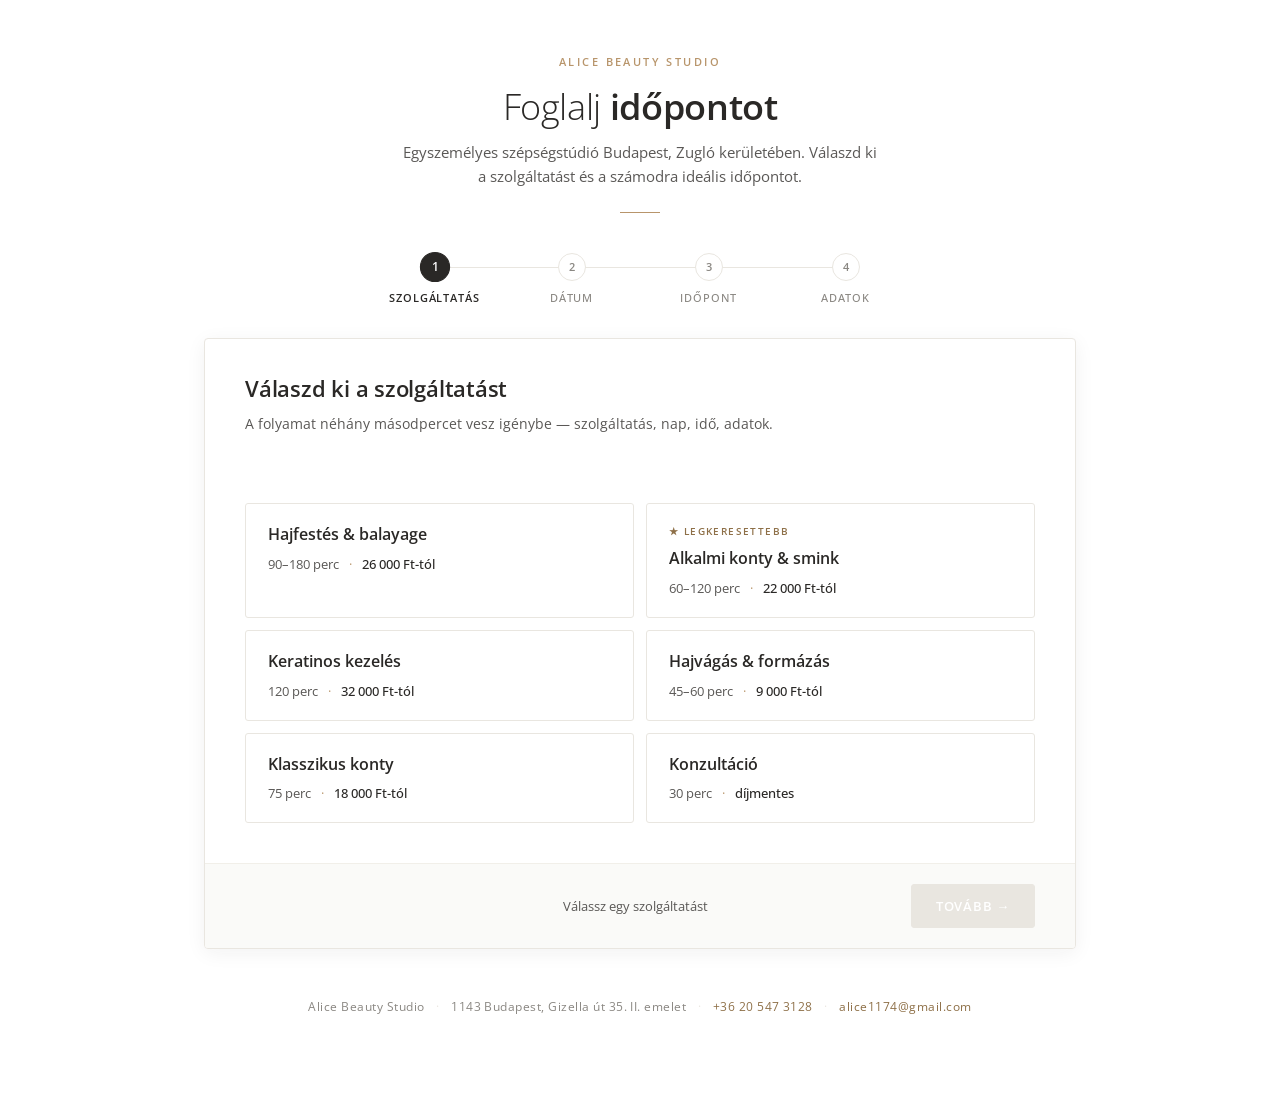
<file: for-alice/index.html>
<!DOCTYPE html>
<html lang="hu">
<head>
<meta charset="UTF-8">
<meta name="viewport" content="width=device-width, initial-scale=1.0">
<title>Időpontfoglalás — Alice Beauty Studio</title>
<meta name="description" content="Foglalj időpontot az Alice Beauty Studio-ba — fodrászat, smink, alkalmi frizura. Budapest, Zugló.">
<link rel="preconnect" href="https://fonts.googleapis.com">
<link rel="preconnect" href="https://fonts.gstatic.com" crossorigin>
<link rel="preconnect" href="https://script.google.com">
<link rel="dns-prefetch" href="https://script.googleusercontent.com">
<link href="https://fonts.googleapis.com/css2?family=Open+Sans:wght@300;400;500;600;700&display=swap" rel="stylesheet">
<style>
/* =============================================================
   ALICE BEAUTY STUDIO — APPOINTMENT SETTER
   Designed to blend with alicebeautystudio.hu:
   white background, clean sans-serif, soft warm gold accent,
   generous whitespace, restrained professional aesthetic.
============================================================= */

:root {
  --bg: #ffffff;
  --bg-soft: #fafaf8;
  --bg-card: #ffffff;
  --ink: #2a2826;
  --ink-soft: #5a5856;
  --ink-mute: #8a8782;
  --line: #e9e6e0;
  --line-soft: #f1efe9;
  --gold: #b8956b;          /* warm muted gold accent */
  --gold-dark: #8e7048;
  --gold-soft: #f4ede0;
  --ok: #6f8a5f;
  --bad: #b25b53;
  --shadow: 0 4px 20px rgba(42, 40, 38, 0.06);
  --shadow-lift: 0 12px 40px rgba(42, 40, 38, 0.10);
}

* { box-sizing: border-box; margin: 0; padding: 0; }
html { font-size: 16px; }
body {
  font-family: 'Open Sans', -apple-system, BlinkMacSystemFont, sans-serif;
  font-weight: 400;
  line-height: 1.6;
  color: var(--ink);
  background: var(--bg);
  -webkit-font-smoothing: antialiased;
  text-rendering: optimizeLegibility;
  min-height: 100vh;
}

/* ===== PAGE FRAME ===== */
.page {
  max-width: 920px;
  margin: 0 auto;
  padding: 48px 24px 80px;
}
@media (max-width: 640px) { .page { padding: 32px 16px 60px; } }

/* ===== HEADER (matches the site's understated nav vibe) ===== */
.page-head {
  text-align: center;
  margin-bottom: 40px;
}
.page-head .kicker {
  display: inline-block;
  font-size: 11px;
  letter-spacing: 0.22em;
  text-transform: uppercase;
  color: var(--gold);
  font-weight: 600;
  margin-bottom: 14px;
}
.page-head h1 {
  font-family: 'Open Sans', sans-serif;
  font-weight: 300;
  font-size: clamp(26px, 4vw, 36px);
  color: var(--ink);
  letter-spacing: -0.01em;
  line-height: 1.2;
  margin-bottom: 12px;
}
.page-head h1 strong { font-weight: 600; }
.page-head p {
  color: var(--ink-soft);
  font-size: 15px;
  max-width: 480px;
  margin: 0 auto;
}
.divider {
  width: 40px;
  height: 1px;
  background: var(--gold);
  margin: 24px auto 0;
}

/* ===== STEPPER ===== */
.stepper {
  display: flex;
  justify-content: center;
  gap: 0;
  margin: 0 auto 32px;
  max-width: 580px;
  padding: 0 16px;
  position: relative;
}
.stepper::before {
  content: '';
  position: absolute;
  top: 14px;
  left: 16%;
  right: 16%;
  height: 1px;
  background: var(--line);
  z-index: 0;
}
.step {
  position: relative;
  z-index: 1;
  flex: 1;
  display: flex;
  flex-direction: column;
  align-items: center;
  gap: 8px;
}
.step__bullet {
  width: 28px;
  height: 28px;
  border-radius: 50%;
  background: var(--bg);
  border: 1px solid var(--line);
  display: grid;
  place-items: center;
  font-size: 11px;
  font-weight: 600;
  color: var(--ink-mute);
  transition: all 0.4s cubic-bezier(0.22, 0.61, 0.36, 1);
}
.step__label {
  font-size: 11px;
  letter-spacing: 0.08em;
  text-transform: uppercase;
  color: var(--ink-mute);
  font-weight: 500;
  transition: color 0.3s;
}
.step.is-done .step__bullet { background: var(--gold); border-color: var(--gold); color: white; }
.step.is-done .step__label { color: var(--gold-dark); }
.step.is-current .step__bullet { background: var(--ink); border-color: var(--ink); color: white; transform: scale(1.08); }
.step.is-current .step__label { color: var(--ink); font-weight: 600; }
@media (max-width: 540px) {
  .step__label { font-size: 10px; }
  .stepper::before { left: 12%; right: 12%; }
}

/* ===== CARD ===== */
.card {
  background: var(--bg-card);
  border: 1px solid var(--line);
  border-radius: 4px;
  box-shadow: var(--shadow);
  overflow: hidden;
}
.card__body { padding: 40px; }
.card__head {
  padding: 32px 40px 0;
}
.card__title {
  font-size: 22px;
  font-weight: 600;
  color: var(--ink);
  margin-bottom: 6px;
  letter-spacing: -0.01em;
}
.card__sub {
  color: var(--ink-soft);
  font-size: 14px;
  margin-bottom: 28px;
}
.card__foot {
  padding: 20px 40px;
  border-top: 1px solid var(--line-soft);
  background: var(--bg-soft);
  display: flex;
  justify-content: space-between;
  align-items: center;
  gap: 16px;
}
.card__foot-meta {
  flex: 1;
  font-size: 13px;
  color: var(--ink-soft);
  text-align: center;
}
.card__foot-meta b { color: var(--ink); font-weight: 600; }
@media (max-width: 640px) {
  .card__body { padding: 28px 20px; }
  .card__head { padding: 24px 20px 0; }
  .card__foot { padding: 16px 20px; flex-wrap: wrap; }
  .card__foot-meta { order: -1; flex-basis: 100%; text-align: left; }
}

/* ===== PANES ===== */
.pane { display: none; animation: fadeIn 0.4s cubic-bezier(0.16, 1, 0.3, 1); }
.pane.is-on { display: block; }
@keyframes fadeIn {
  from { opacity: 0; transform: translateY(8px); }
  to { opacity: 1; transform: translateY(0); }
}

/* ===== SERVICES GRID ===== */
.services {
  display: grid;
  grid-template-columns: 1fr 1fr;
  gap: 12px;
}
@media (max-width: 560px) { .services { grid-template-columns: 1fr; } }
.svc {
  text-align: left;
  background: var(--bg);
  border: 1px solid var(--line);
  border-radius: 3px;
  padding: 20px 22px;
  cursor: pointer;
  transition: all 0.3s cubic-bezier(0.22, 0.61, 0.36, 1);
  display: flex;
  flex-direction: column;
  gap: 6px;
  font-family: inherit;
  position: relative;
}
.svc:hover { border-color: var(--gold); transform: translateY(-1px); box-shadow: 0 8px 24px rgba(184, 149, 107, 0.12); }
.svc.is-selected { border-color: var(--ink); background: var(--bg-soft); }
.svc.is-selected .svc__check { opacity: 1; transform: scale(1); }
.svc__check {
  position: absolute;
  top: 14px;
  right: 14px;
  width: 22px;
  height: 22px;
  border-radius: 50%;
  background: var(--ink);
  color: white;
  display: grid;
  place-items: center;
  font-size: 12px;
  opacity: 0;
  transform: scale(0.6);
  transition: all 0.3s cubic-bezier(0.16, 1, 0.3, 1);
}
.svc__check svg { width: 12px; height: 12px; }
.svc__feature {
  display: inline-flex;
  align-items: center;
  gap: 4px;
  font-size: 10px;
  letter-spacing: 0.14em;
  text-transform: uppercase;
  color: var(--gold-dark);
  font-weight: 600;
  margin-bottom: 4px;
}
.svc__name {
  font-size: 16px;
  font-weight: 600;
  color: var(--ink);
  line-height: 1.3;
  padding-right: 24px;
}
.svc__meta {
  display: flex;
  align-items: center;
  gap: 10px;
  font-size: 13px;
  color: var(--ink-soft);
  margin-top: 4px;
}
.svc__meta .dot { color: var(--gold); }
.svc__price { color: var(--ink); font-weight: 500; }

/* ===== CALENDAR ===== */
.calendar {
  border: 1px solid var(--line);
  border-radius: 3px;
  padding: 24px;
}
.cal-head {
  display: flex;
  align-items: center;
  justify-content: space-between;
  margin-bottom: 16px;
}
.cal-nav {
  width: 32px; height: 32px;
  border: 1px solid var(--line);
  background: var(--bg);
  border-radius: 50%;
  cursor: pointer;
  display: grid;
  place-items: center;
  color: var(--ink-soft);
  transition: all 0.25s;
}
.cal-nav:hover { background: var(--ink); color: white; border-color: var(--ink); }
.cal-nav svg { width: 14px; height: 14px; }
.cal-title { font-size: 16px; font-weight: 600; color: var(--ink); letter-spacing: 0.01em; }
.cal-dows { display: grid; grid-template-columns: repeat(7,1fr); gap: 4px; margin-bottom: 6px; }
.cal-dows span {
  text-align: center;
  font-size: 10px;
  letter-spacing: 0.16em;
  text-transform: uppercase;
  color: var(--ink-mute);
  padding: 8px 0;
  font-weight: 600;
}
.cal-grid { display: grid; grid-template-columns: repeat(7,1fr); gap: 4px; }
.cal-day {
  aspect-ratio: 1;
  display: grid;
  place-items: center;
  background: transparent;
  border: 1px solid transparent;
  border-radius: 3px;
  font-size: 14px;
  color: var(--ink);
  cursor: pointer;
  transition: all 0.25s;
  font-family: inherit;
  font-weight: 400;
}
.cal-day:hover:not(.is-empty):not(.is-disabled) {
  background: var(--gold-soft);
  border-color: var(--gold);
}
.cal-day.is-empty { cursor: default; }
.cal-day.is-disabled { color: var(--line); cursor: not-allowed; }
.cal-day.is-today { font-weight: 700; color: var(--gold-dark); }
.cal-day.is-today::after {
  content: '';
  position: absolute;
  width: 4px; height: 4px;
  background: var(--gold);
  border-radius: 50%;
  margin-top: 24px;
}
.cal-day.is-selected { background: var(--ink); color: white; border-color: var(--ink); }
.cal-day.is-selected.is-today { color: white; }

/* ===== TIMES ===== */
.times {
  display: grid;
  grid-template-columns: repeat(auto-fill, minmax(96px, 1fr));
  gap: 8px;
}
.time {
  padding: 13px 8px;
  background: var(--bg);
  border: 1px solid var(--line);
  border-radius: 3px;
  cursor: pointer;
  font-size: 14px;
  font-weight: 500;
  color: var(--ink);
  font-family: inherit;
  letter-spacing: 0.02em;
  transition: all 0.25s;
}
.time:hover { border-color: var(--gold); background: var(--gold-soft); }
.time.is-taken {
  color: var(--line);
  background: var(--bg-soft);
  cursor: not-allowed;
  text-decoration: line-through;
  text-decoration-color: var(--ink-mute);
}
.time.is-taken:hover { border-color: var(--line); background: var(--bg-soft); }
.time.is-selected { background: var(--ink); color: white; border-color: var(--ink); }

.times-empty {
  grid-column: 1 / -1;
  text-align: center;
  padding: 32px 16px;
  color: var(--ink-mute);
  font-size: 14px;
}

/* ===== FORM ===== */
.form {
  display: grid;
  grid-template-columns: 1fr 1fr;
  gap: 18px;
}
@media (max-width: 560px) { .form { grid-template-columns: 1fr; } }
.field { display: flex; flex-direction: column; gap: 6px; }
.field--full { grid-column: 1 / -1; }
.field label {
  font-size: 11px;
  letter-spacing: 0.12em;
  text-transform: uppercase;
  color: var(--ink-mute);
  font-weight: 600;
}
.field label .opt {
  text-transform: none;
  letter-spacing: 0;
  font-weight: 400;
  color: var(--line);
  margin-left: 6px;
  font-size: 12px;
}
.field input,
.field textarea {
  padding: 12px 14px;
  background: var(--bg);
  border: 1px solid var(--line);
  border-radius: 3px;
  font-family: inherit;
  font-size: 14px;
  color: var(--ink);
  outline: none;
  resize: vertical;
  transition: border-color 0.25s, background 0.25s;
}
.field input::placeholder,
.field textarea::placeholder { color: var(--ink-mute); }
.field input:focus,
.field textarea:focus { border-color: var(--gold); background: var(--bg); }

/* ===== BUTTONS ===== */
.btn {
  padding: 12px 24px;
  font-family: inherit;
  font-size: 13px;
  font-weight: 600;
  letter-spacing: 0.06em;
  border-radius: 3px;
  border: 1px solid transparent;
  cursor: pointer;
  transition: all 0.3s cubic-bezier(0.22, 0.61, 0.36, 1);
  display: inline-flex;
  align-items: center;
  gap: 8px;
  text-transform: uppercase;
}
.btn--primary { background: var(--ink); color: white; border-color: var(--ink); }
.btn--primary:hover:not(:disabled) { background: var(--gold-dark); border-color: var(--gold-dark); }
.btn--primary:disabled { background: var(--line); border-color: var(--line); cursor: not-allowed; }
.btn--ghost { background: transparent; color: var(--ink-soft); border-color: var(--line); }
.btn--ghost:hover:not(:disabled) { color: var(--ink); border-color: var(--ink-soft); }
.btn--ghost:disabled { opacity: 0; pointer-events: none; }

/* ===== CONFIRMATION ===== */
.confirm { text-align: center; padding: 24px 0; }
.confirm__icon {
  width: 64px; height: 64px;
  margin: 0 auto 20px;
  border-radius: 50%;
  background: var(--gold-soft);
  display: grid;
  place-items: center;
  color: var(--gold-dark);
  animation: pop 0.6s cubic-bezier(0.16, 1, 0.3, 1) 0.1s both;
}
.confirm__icon svg { width: 28px; height: 28px; }
@keyframes pop {
  from { opacity: 0; transform: scale(0.6); }
  to { opacity: 1; transform: scale(1); }
}
.confirm h2 {
  font-size: 22px;
  font-weight: 600;
  color: var(--ink);
  margin-bottom: 8px;
  letter-spacing: -0.01em;
}
.confirm p { color: var(--ink-soft); font-size: 14px; max-width: 380px; margin: 0 auto 24px; }
.confirm p b { color: var(--ink); }

.summary {
  background: var(--bg-soft);
  border: 1px solid var(--line);
  border-radius: 3px;
  padding: 20px 24px;
  max-width: 420px;
  margin: 0 auto 24px;
  text-align: left;
}
.summary__row {
  display: flex;
  justify-content: space-between;
  align-items: baseline;
  gap: 16px;
  padding: 8px 0;
  border-bottom: 1px solid var(--line-soft);
}
.summary__row:last-child { border-bottom: none; }
.summary__row dt {
  font-size: 11px;
  letter-spacing: 0.12em;
  text-transform: uppercase;
  color: var(--ink-mute);
  font-weight: 600;
}
.summary__row dd {
  font-size: 14px;
  color: var(--ink);
  font-weight: 500;
  text-align: right;
}

.confirm__note {
  margin-top: 12px;
  font-size: 12px;
  color: var(--ink-mute);
  font-style: italic;
}

/* ===== PAGE FOOTER (matches site's understated style) ===== */
.page-foot {
  margin-top: 48px;
  text-align: center;
  font-size: 12px;
  color: var(--ink-mute);
  letter-spacing: 0.04em;
}
.page-foot a { color: var(--gold-dark); text-decoration: none; }
.page-foot a:hover { color: var(--gold); }
.page-foot .sep { color: var(--line); margin: 0 8px; }
</style>
</head>
<body>

<div class="page">

  <header class="page-head">
    <span class="kicker">Alice Beauty Studio</span>
    <h1>Foglalj <strong>időpontot</strong></h1>
    <p>Egyszemélyes szépségstúdió Budapest, Zugló kerületében. Válaszd ki a szolgáltatást és a számodra ideális időpontot.</p>
    <div class="divider"></div>
  </header>

  <!-- STEPPER -->
  <div class="stepper" id="stepper">
    <div class="step is-current" data-step="1">
      <div class="step__bullet">1</div>
      <div class="step__label">Szolgáltatás</div>
    </div>
    <div class="step" data-step="2">
      <div class="step__bullet">2</div>
      <div class="step__label">Dátum</div>
    </div>
    <div class="step" data-step="3">
      <div class="step__bullet">3</div>
      <div class="step__label">Időpont</div>
    </div>
    <div class="step" data-step="4">
      <div class="step__bullet">4</div>
      <div class="step__label">Adatok</div>
    </div>
  </div>

  <!-- CARD -->
  <div class="card">
    <div class="card__head" id="cardHead">
      <h2 class="card__title" id="cardTitle">Válaszd ki a szolgáltatást</h2>
      <p class="card__sub" id="cardSub">A folyamat néhány másodpercet vesz igénybe — szolgáltatás, nap, idő, adatok.</p>
    </div>

    <div class="card__body">

      <!-- STEP 1: SERVICE -->
      <section class="pane is-on" data-pane="1">
        <div class="services" id="svcGrid" data-prerendered="1">
          <button class="svc" data-svc="hajfestes" data-duration="120" data-price="26 000 Ft-tól">
            <span class="svc__name">Hajfestés &amp; balayage</span>
            <div class="svc__meta">
              <span>90–180 perc</span>
              <span class="dot">·</span>
              <span class="svc__price">26 000 Ft-tól</span>
            </div>
            <span class="svc__check"><svg viewBox="0 0 24 24" fill="none" stroke="currentColor" stroke-width="3" stroke-linecap="round" stroke-linejoin="round"><path d="M20 6L9 17l-5-5"/></svg></span>
          </button>
          <button class="svc" data-svc="alkalmi" data-duration="90" data-price="22 000 Ft-tól">
            <span class="svc__feature">★ Legkeresettebb</span>
            <span class="svc__name">Alkalmi konty &amp; smink</span>
            <div class="svc__meta">
              <span>60–120 perc</span>
              <span class="dot">·</span>
              <span class="svc__price">22 000 Ft-tól</span>
            </div>
            <span class="svc__check"><svg viewBox="0 0 24 24" fill="none" stroke="currentColor" stroke-width="3" stroke-linecap="round" stroke-linejoin="round"><path d="M20 6L9 17l-5-5"/></svg></span>
          </button>
          <button class="svc" data-svc="keratin" data-duration="120" data-price="32 000 Ft-tól">
            <span class="svc__name">Keratinos kezelés</span>
            <div class="svc__meta">
              <span>120 perc</span>
              <span class="dot">·</span>
              <span class="svc__price">32 000 Ft-tól</span>
            </div>
            <span class="svc__check"><svg viewBox="0 0 24 24" fill="none" stroke="currentColor" stroke-width="3" stroke-linecap="round" stroke-linejoin="round"><path d="M20 6L9 17l-5-5"/></svg></span>
          </button>
          <button class="svc" data-svc="vagas" data-duration="60" data-price="9 000 Ft-tól">
            <span class="svc__name">Hajvágás &amp; formázás</span>
            <div class="svc__meta">
              <span>45–60 perc</span>
              <span class="dot">·</span>
              <span class="svc__price">9 000 Ft-tól</span>
            </div>
            <span class="svc__check"><svg viewBox="0 0 24 24" fill="none" stroke="currentColor" stroke-width="3" stroke-linecap="round" stroke-linejoin="round"><path d="M20 6L9 17l-5-5"/></svg></span>
          </button>
          <button class="svc" data-svc="konty" data-duration="90" data-price="18 000 Ft-tól">
            <span class="svc__name">Klasszikus konty</span>
            <div class="svc__meta">
              <span>75 perc</span>
              <span class="dot">·</span>
              <span class="svc__price">18 000 Ft-tól</span>
            </div>
            <span class="svc__check"><svg viewBox="0 0 24 24" fill="none" stroke="currentColor" stroke-width="3" stroke-linecap="round" stroke-linejoin="round"><path d="M20 6L9 17l-5-5"/></svg></span>
          </button>
          <button class="svc" data-svc="konzultacio" data-duration="30" data-price="díjmentes">
            <span class="svc__name">Konzultáció</span>
            <div class="svc__meta">
              <span>30 perc</span>
              <span class="dot">·</span>
              <span class="svc__price">díjmentes</span>
            </div>
            <span class="svc__check"><svg viewBox="0 0 24 24" fill="none" stroke="currentColor" stroke-width="3" stroke-linecap="round" stroke-linejoin="round"><path d="M20 6L9 17l-5-5"/></svg></span>
          </button>
        </div>
      </section>

      <!-- STEP 2: DATE -->
      <section class="pane" data-pane="2">
        <div class="calendar">
          <div class="cal-head">
            <button class="cal-nav" id="calPrev" type="button" aria-label="Előző hónap">
              <svg viewBox="0 0 24 24" fill="none" stroke="currentColor" stroke-width="2" stroke-linecap="round"><path d="M15 18l-6-6 6-6"/></svg>
            </button>
            <div class="cal-title" id="calTitle"></div>
            <button class="cal-nav" id="calNext" type="button" aria-label="Következő hónap">
              <svg viewBox="0 0 24 24" fill="none" stroke="currentColor" stroke-width="2" stroke-linecap="round"><path d="M9 18l6-6-6-6"/></svg>
            </button>
          </div>
          <div class="cal-dows">
            <span>H</span><span>K</span><span>Sze</span><span>Cs</span><span>P</span><span>Szo</span><span>V</span>
          </div>
          <div class="cal-grid" id="calGrid"></div>
        </div>
      </section>

      <!-- STEP 3: TIME -->
      <section class="pane" data-pane="3">
        <div class="times" id="timeGrid"></div>
      </section>

      <!-- STEP 4: DETAILS -->
      <section class="pane" data-pane="4">
        <form class="form" id="form" novalidate>
          <div class="field">
            <label for="fName">Név</label>
            <input type="text" id="fName" name="name" required placeholder="Kovács Eszter" autocomplete="name"/>
          </div>
          <div class="field">
            <label for="fPhone">Telefon</label>
            <input type="tel" id="fPhone" name="phone" required placeholder="+36 20 ..." autocomplete="tel"/>
          </div>
          <div class="field field--full">
            <label for="fEmail">E-mail</label>
            <input type="email" id="fEmail" name="email" required placeholder="te@example.com" autocomplete="email"/>
          </div>
          <div class="field field--full">
            <label for="fNote">Megjegyzés <span class="opt">opcionális</span></label>
            <textarea id="fNote" name="note" rows="3" placeholder="Pl. esküvőhöz, hajhossz, allergia, kérés..."></textarea>
          </div>
        </form>
      </section>

      <!-- STEP 5: CONFIRMATION -->
      <section class="pane" data-pane="5">
        <div class="confirm">
          <div class="confirm__icon">
            <svg viewBox="0 0 24 24" fill="none" stroke="currentColor" stroke-width="2.5" stroke-linecap="round" stroke-linejoin="round"><path d="M20 6L9 17l-5-5"/></svg>
          </div>
          <h2>Köszönöm a foglalást!</h2>
          <p id="confirmEmail">Megerősítő e-mailt küldök rövidesen.</p>
          <dl class="summary" id="summary"></dl>
          <p class="confirm__note">Ha módosítani szeretnél, hívj a +36 20 547 3128 számon.</p>
        </div>
      </section>

    </div>

    <div class="card__foot">
      <button class="btn btn--ghost" id="backBtn" type="button" disabled>← Vissza</button>
      <div class="card__foot-meta" id="footMeta">Válassz egy szolgáltatást</div>
      <button class="btn btn--primary" id="nextBtn" type="button" disabled>Tovább →</button>
    </div>
  </div>

  <footer class="page-foot">
    <span>Alice Beauty Studio</span>
    <span class="sep">·</span>
    <span>1143 Budapest, Gizella út 35. II. emelet</span>
    <span class="sep">·</span>
    <a href="tel:+36205473128">+36 20 547 3128</a>
    <span class="sep">·</span>
    <a href="mailto:alice1174@gmail.com">alice1174@gmail.com</a>
  </footer>

</div>

<script>
(function() {
  var MONTHS = ['Január','Február','Március','Április','Május','Június','Július','Augusztus','Szeptember','Október','November','December'];
  var DAYS_HU = ['Vasárnap','Hétfő','Kedd','Szerda','Csütörtök','Péntek','Szombat'];

  var state = {
    step: 1,
    service: null, serviceName: null, servicePrice: null, serviceDuration: 60,
    date: null, dateLabel: null,
    time: null,
    name: '', phone: '', email: '', note: '',
    viewMonth: new Date()
  };

  var $ = function(id) { return document.getElementById(id); };
  var nextBtn = $('nextBtn'), backBtn = $('backBtn'), footMeta = $('footMeta');
  var cardTitle = $('cardTitle'), cardSub = $('cardSub');
  var calTitle = $('calTitle'), calGrid = $('calGrid');
  var timeGrid = $('timeGrid');
  var form = $('form');
  var summaryEl = $('summary'), confirmEmail = $('confirmEmail');
  var steps = document.querySelectorAll('.step');
  var panes = document.querySelectorAll('.pane');

  // ── STEP HEADINGS ──
  var HEADINGS = {
    1: { title: 'Válaszd ki a szolgáltatást', sub: 'A folyamat néhány másodpercet vesz igénybe — szolgáltatás, nap, idő, adatok.' },
    2: { title: 'Mikor szeretnéd?',           sub: 'Válassz egy napot a naptárból. Vasárnap és múltbeli napok nem foglalhatók.' },
    3: { title: 'Melyik időpont a legjobb?',  sub: 'A választott naphoz tartozó szabad időpontok.' },
    4: { title: 'Add meg az adataidat',       sub: 'A foglaláshoz név, telefon és e-mail szükséges. Semmi spam, ígérem.' },
    5: { title: 'Foglalás megerősítve',       sub: 'A részleteket e-mailben is elküldöm. Várlak a stúdióban.' }
  };

  function setStep(n) {
    state.step = n;
    panes.forEach(function(p) { p.classList.toggle('is-on', +p.dataset.pane === n); });
    steps.forEach(function(s) {
      var sn = +s.dataset.step;
      s.classList.toggle('is-current', sn === n);
      s.classList.toggle('is-done', sn < n);
    });
    cardTitle.textContent = HEADINGS[n].title;
    cardSub.textContent = HEADINGS[n].sub;
    backBtn.disabled = n <= 1 || n >= 5;
    nextBtn.textContent = n === 4 ? 'Foglalás megerősítése' : (n === 5 ? 'Kész' : 'Tovább →');
    if (n === 5) { backBtn.style.visibility = 'hidden'; nextBtn.disabled = false; }
    else { backBtn.style.visibility = 'visible'; }
    updateMeta();
    updateNextState();
    if (n === 2) renderCalendar();
    if (n === 3) renderTimes();
  }

  function updateMeta() {
    if (state.step === 5) { footMeta.innerHTML = 'Visszaigazoló e-mail úton'; return; }
    var parts = [];
    if (state.serviceName) parts.push('<b>' + state.serviceName + '</b>');
    if (state.dateLabel) parts.push(state.dateLabel);
    if (state.time) parts.push(state.time);
    if (!parts.length) {
      footMeta.innerHTML = ['Válassz egy szolgáltatást','Válassz egy napot','Válassz egy időpontot','Add meg az adataidat'][state.step - 1];
    } else footMeta.innerHTML = parts.join(' · ');
  }
  function updateNextState() {
    if (state.step === 5) { nextBtn.disabled = false; return; }
    if (state.step === 1) nextBtn.disabled = !state.service;
    else if (state.step === 2) nextBtn.disabled = !state.date;
    else if (state.step === 3) nextBtn.disabled = !state.time;
    else if (state.step === 4) nextBtn.disabled = !formValid();
    else nextBtn.disabled = false;
  }
  function formValid() {
    var fd = new FormData(form);
    var n = (fd.get('name')||'').toString().trim();
    var p = (fd.get('phone')||'').toString().trim();
    var e = (fd.get('email')||'').toString().trim();
    return n.length >= 2 && p.length >= 6 && /.+@.+\..+/.test(e);
  }

  // ── SERVICE PICKER ──
  document.querySelectorAll('.svc').forEach(function(btn) {
    btn.addEventListener('click', function() {
      document.querySelectorAll('.svc').forEach(function(b) { b.classList.remove('is-selected'); });
      btn.classList.add('is-selected');
      state.service = btn.dataset.svc;
      state.serviceName = btn.querySelector('.svc__name').textContent.trim();
      state.servicePrice = btn.dataset.price;
      state.serviceDuration = parseInt(btn.dataset.duration, 10) || 60;
      state.time = null;
      updateMeta(); updateNextState();
    });
  });

  // ── CALENDAR ──
  function isoDate(d) {
    return d.getFullYear() + '-' + ('0' + (d.getMonth()+1)).slice(-2) + '-' + ('0' + d.getDate()).slice(-2);
  }
  function parseIso(s) { return new Date(s + 'T00:00:00'); }

  function renderCalendar() {
    var v = state.viewMonth;
    var year = v.getFullYear(), month = v.getMonth();
    calTitle.textContent = MONTHS[month] + ' ' + year;
    var first = new Date(year, month, 1);
    var offset = (first.getDay() + 6) % 7;
    var daysInMonth = new Date(year, month + 1, 0).getDate();
    var today = new Date(); today.setHours(0,0,0,0);
    var todayStr = isoDate(today);

    calGrid.innerHTML = '';
    for (var i = 0; i < offset; i++) {
      var em = document.createElement('div'); em.className = 'cal-day is-empty'; calGrid.appendChild(em);
    }
    for (var d = 1; d <= daysInMonth; d++) {
      var dt = new Date(year, month, d);
      var iso = isoDate(dt);
      var btn = document.createElement('button');
      btn.type = 'button';
      btn.className = 'cal-day';
      btn.textContent = d;
      var isPast = dt < today;
      var isSunday = dt.getDay() === 0;
      if (isPast || isSunday) btn.classList.add('is-disabled');
      if (iso === todayStr) btn.classList.add('is-today');
      if (state.date === iso) btn.classList.add('is-selected');
      (function(dateIso, dt, blocked) {
        btn.addEventListener('click', function() {
          if (blocked) return;
          state.date = dateIso;
          state.dateLabel = DAYS_HU[dt.getDay()] + ', ' + MONTHS[dt.getMonth()] + ' ' + dt.getDate() + '.';
          state.time = null;
          renderCalendar();
          updateMeta(); updateNextState();
        });
      })(iso, dt, isPast || isSunday);
      calGrid.appendChild(btn);
    }
  }
  $('calPrev').addEventListener('click', function() {
    state.viewMonth = new Date(state.viewMonth.getFullYear(), state.viewMonth.getMonth() - 1, 1);
    renderCalendar();
  });
  $('calNext').addEventListener('click', function() {
    state.viewMonth = new Date(state.viewMonth.getFullYear(), state.viewMonth.getMonth() + 1, 1);
    renderCalendar();
  });

  // ── TIME SLOTS ──
  function renderTimes() {
    timeGrid.innerHTML = '';
    var date = parseIso(state.date);
    var isSat = date.getDay() === 6;
    var pool = isSat
      ? ['09:00','09:30','10:00','10:30','11:00','11:30','12:00','12:30','13:00','13:30','14:00','14:30']
      : ['09:00','09:30','10:00','10:30','11:00','11:30','12:00','12:30','13:00','13:30','14:00','14:30','15:00','15:30','16:00','16:30','17:00','17:30'];

    // demo "taken" pattern (deterministic from date)
    var seed = date.getDate() + date.getMonth() * 31;
    var slotsNeeded = Math.max(1, Math.ceil(state.serviceDuration / 30));
    // Find valid starts: where N consecutive slots are free
    var freeSet = {};
    pool.forEach(function(t, i) {
      var taken = (seed * 7 + i * 13) % 5 === 0 || (seed + i) % 11 === 0;
      if (!taken) freeSet[t] = true;
    });
    var validStarts = pool.filter(function(start) {
      var parts = start.split(':');
      var mins = parseInt(parts[0],10)*60 + parseInt(parts[1]||'0',10);
      for (var k = 0; k < slotsNeeded; k++) {
        var h = Math.floor(mins/60), m = mins%60;
        var t = ('0'+h).slice(-2) + ':' + ('0'+m).slice(-2);
        if (!freeSet[t]) return false;
        mins += 30;
      }
      return true;
    });

    if (!validStarts.length) {
      timeGrid.innerHTML = '<div class="times-empty">Erre a napra nincs ' + state.serviceDuration + ' perces szabad sáv.<br/>Válassz másik napot vagy rövidebb szolgáltatást.</div>';
      return;
    }
    validStarts.forEach(function(t) {
      var b = document.createElement('button');
      b.type = 'button';
      b.className = 'time';
      b.textContent = t;
      if (state.time === t) b.classList.add('is-selected');
      b.addEventListener('click', function() {
        state.time = t;
        renderTimes();
        updateMeta(); updateNextState();
      });
      timeGrid.appendChild(b);
    });
  }

  // ── FORM ──
  form.addEventListener('input', function() {
    var fd = new FormData(form);
    state.name = (fd.get('name')||'').toString().trim();
    state.phone = (fd.get('phone')||'').toString().trim();
    state.email = (fd.get('email')||'').toString().trim();
    state.note = (fd.get('note')||'').toString().trim();
    updateNextState();
  });

  // ── NAV ──
  nextBtn.addEventListener('click', function() {
    if (state.step === 5) { location.reload(); return; }
    if (state.step === 4) { submitBooking(); return; }
    setStep(state.step + 1);
  });
  backBtn.addEventListener('click', function() {
    if (state.step > 1 && state.step < 5) setStep(state.step - 1);
  });

  function submitBooking() {
    nextBtn.disabled = true;
    nextBtn.textContent = 'Foglalás...';
    setTimeout(function() {
      renderSummary();
      setStep(5);
    }, 800);
  }

  function renderSummary() {
    summaryEl.innerHTML = '';
    var rows = [
      ['Szolgáltatás', state.serviceName],
      ['Időpont', state.dateLabel + ' · ' + state.time],
      ['Ár', state.servicePrice],
      ['Név', state.name],
      ['Telefon', state.phone],
      ['E-mail', state.email]
    ];
    rows.forEach(function(r) {
      var div = document.createElement('div');
      div.className = 'summary__row';
      div.innerHTML = '<dt>' + r[0] + '</dt><dd>' + r[1] + '</dd>';
      summaryEl.appendChild(div);
    });
    confirmEmail.innerHTML = 'Visszaigazoló e-mail úton a <b>' + state.email + '</b> címre.';
  }
})();
</script>

</body>
</html>
</file>
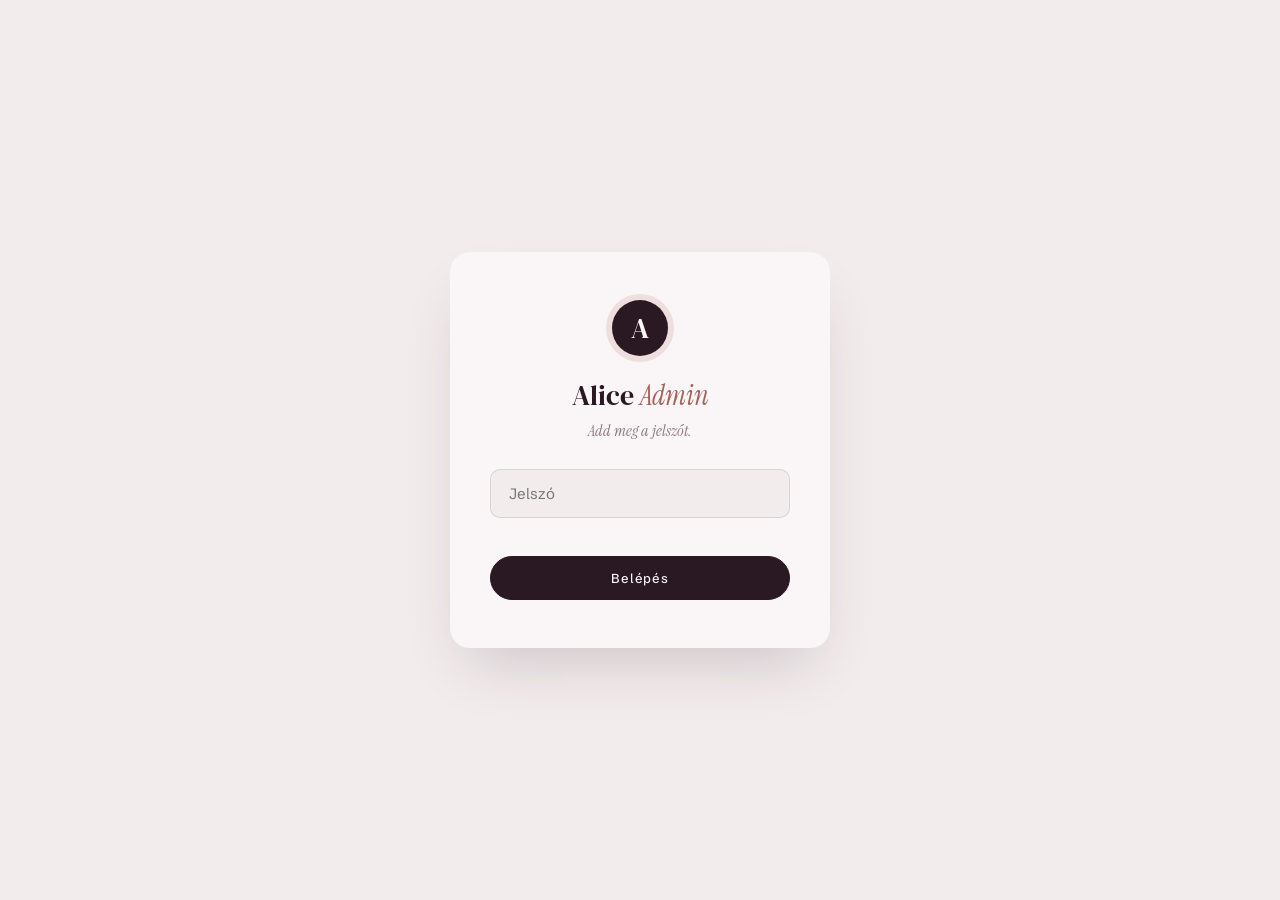
<file: apps-script/Admin.html>
<!DOCTYPE html>
<html lang="hu">
<head>
<meta charset="UTF-8">
<meta name="viewport" content="width=device-width, initial-scale=1.0">
<title>Alice Beauty · Admin</title>
<link rel="preconnect" href="https://fonts.googleapis.com">
<link rel="preconnect" href="https://fonts.gstatic.com" crossorigin>
<link href="https://fonts.googleapis.com/css2?family=DM+Serif+Display&family=Instrument+Serif:ital@0;1&family=Schibsted+Grotesk:wght@400;500;600;700&display=swap" rel="stylesheet">
<style>
  :root {
    --paper: #faf5f6;
    --blush: #f3eced;
    --blush-deep: #ebe1e3;
    --plum: #2a1822;
    --plum-soft: #4a2e3d;
    --rose: #c4847f;
    --rose-deep: #a4615c;
    --mute: #8e7680;
    --mute-soft: #b4a0a8;
    --line: rgba(42,24,34,0.12);
    --line-faint: rgba(42,24,34,0.06);
    --ok: #6fa86b;
    --warn: #c0852b;
    --bad: #b6463f;
  }
  * { box-sizing: border-box; margin: 0; padding: 0; }
  body {
    font-family: 'Schibsted Grotesk', -apple-system, sans-serif;
    background: var(--blush);
    color: var(--plum);
    min-height: 100vh;
    -webkit-font-smoothing: antialiased;
  }

  /* AUTH GATE */
  .gate { min-height: 100vh; display: flex; align-items: center; justify-content: center; padding: 24px; }
  .gate-card {
    background: var(--paper); border-radius: 20px; padding: 48px 40px;
    width: 100%; max-width: 380px;
    box-shadow: 0 30px 60px -20px rgba(42,24,34,0.2);
    text-align: center;
  }
  .gate-mark {
    width: 56px; height: 56px; margin: 0 auto 20px;
    border-radius: 50%; background: var(--plum); color: var(--paper);
    display: grid; place-items: center;
    font-family: 'DM Serif Display', serif; font-size: 28px;
    box-shadow: 0 0 0 6px rgba(196,132,127,0.2);
  }
  .gate h1 { font-family: 'DM Serif Display', serif; font-weight: 400; font-size: 28px; margin-bottom: 6px; }
  .gate h1 em { font-family: 'Instrument Serif', serif; font-style: italic; color: var(--rose-deep); }
  .gate p { color: var(--mute); margin-bottom: 28px; font-style: italic; font-family: 'Instrument Serif', serif; font-size: 16px; }
  .gate input {
    width: 100%; padding: 14px 18px; background: var(--blush);
    border: 1px solid var(--line); border-radius: 10px;
    font-family: inherit; font-size: 15px; color: var(--plum);
    outline: none; margin-bottom: 12px; transition: border-color 0.3s;
  }
  .gate input:focus { border-color: var(--rose-deep); background: #fff; }
  .gate-err { color: var(--bad); font-size: 13px; min-height: 18px; margin-bottom: 8px; }

  .btn {
    display: inline-flex; align-items: center; justify-content: center; gap: 8px;
    padding: 13px 24px;
    border: 1px solid var(--plum);
    background: var(--plum); color: var(--paper);
    border-radius: 100px;
    font-family: inherit; font-size: 13px; font-weight: 500;
    letter-spacing: 0.06em;
    cursor: pointer;
    transition: all 0.3s;
  }
  .btn:hover:not(:disabled) { background: var(--rose-deep); border-color: var(--rose-deep); transform: translateY(-1px); }
  .btn:disabled { opacity: 0.5; cursor: not-allowed; }
  .btn--ghost { background: transparent; color: var(--plum); }
  .btn--ghost:hover:not(:disabled) { background: rgba(42,24,34,0.06); }
  .btn--danger { background: var(--bad); border-color: var(--bad); color: #fff; }
  .btn--danger:hover:not(:disabled) { background: #8e302a; border-color: #8e302a; }
  .btn--block { width: 100%; }
  .btn--big { padding: 16px 28px; font-size: 14px; }

  /* APP */
  .app { display: none; min-height: 100vh; }
  .app.is-on { display: block; }

  .topbar {
    background: var(--paper);
    border-bottom: 1px solid var(--line);
    padding: 14px 24px;
    display: flex; align-items: center; justify-content: space-between; gap: 16px;
    position: sticky; top: 0; z-index: 10;
  }
  .brand { display: flex; align-items: center; gap: 12px; font-family: 'DM Serif Display', serif; font-size: 18px; }
  .brand-mark { width: 32px; height: 32px; background: var(--plum); color: var(--paper); border-radius: 50%; display: grid; place-items: center; font-size: 16px; }
  .brand em { font-family: 'Instrument Serif', serif; font-style: italic; color: var(--rose-deep); font-size: 16px; }
  .tabs { display: flex; gap: 4px; background: var(--blush); padding: 4px; border-radius: 100px; }
  .tab { padding: 8px 18px; font-size: 12px; font-weight: 500; letter-spacing: 0.06em; border-radius: 100px; cursor: pointer; color: var(--mute); transition: all 0.3s; background: transparent; border: none; font-family: inherit; }
  .tab.is-on { background: var(--plum); color: var(--paper); }
  .ctas { display: flex; gap: 8px; }
  .icon-btn { width: 36px; height: 36px; border-radius: 50%; background: transparent; border: 1px solid var(--line); cursor: pointer; display: grid; place-items: center; color: var(--plum); transition: all 0.3s; }
  .icon-btn:hover { background: var(--plum); color: var(--paper); border-color: var(--plum); }
  .icon-btn svg { width: 16px; height: 16px; }

  .wrap { max-width: 1100px; margin: 0 auto; padding: 24px 24px 60px; }

  /* QUICK ACTIONS BANNER */
  .banner {
    background: linear-gradient(135deg, var(--plum) 0%, var(--plum-soft) 100%);
    color: var(--paper);
    border-radius: 16px;
    padding: 24px 28px;
    margin-bottom: 24px;
    display: grid;
    grid-template-columns: 1fr auto;
    gap: 20px;
    align-items: center;
  }
  .banner__text h2 {
    font-family: 'DM Serif Display', serif; font-weight: 400;
    font-size: 22px; line-height: 1.2; margin-bottom: 6px;
  }
  .banner__text h2 em { font-family: 'Instrument Serif', serif; font-style: italic; color: var(--rose); }
  .banner__text p {
    font-size: 14px; opacity: 0.8; line-height: 1.5;
    font-family: 'Instrument Serif', serif; font-style: italic;
  }
  .banner .btn { background: var(--paper); color: var(--plum); border-color: var(--paper); }
  .banner .btn:hover:not(:disabled) { background: var(--rose); color: var(--paper); border-color: var(--rose); }
  .banner__actions { display: flex; gap: 8px; flex-direction: column; align-items: flex-end; }
  .banner__secondary {
    font-size: 11px; opacity: 0.6; cursor: pointer; text-decoration: underline;
    background: none; border: none; color: var(--paper); font-family: inherit;
    padding: 4px; letter-spacing: 0.04em;
  }
  .banner__secondary:hover { opacity: 1; color: var(--rose); }

  @media (max-width: 720px) {
    .banner { grid-template-columns: 1fr; }
    .banner__actions { align-items: stretch; }
    .banner .btn { width: 100%; }
  }

  /* PANELS */
  .panel { display: none; }
  .panel.is-on { display: block; animation: fade .4s ease; }
  @keyframes fade { from { opacity: 0; transform: translateY(8px); } to { opacity: 1; transform: translateY(0); } }

  .cal-layout { display: grid; grid-template-columns: 1.3fr 1fr; gap: 20px; }
  @media (max-width: 880px) { .cal-layout { grid-template-columns: 1fr; } }

  .card { background: var(--paper); border-radius: 14px; padding: 22px; border: 1px solid var(--line-faint); }

  .cal-head { display: flex; align-items: center; justify-content: space-between; margin-bottom: 12px; }
  .cal-nav { width: 34px; height: 34px; border-radius: 50%; border: 1px solid var(--line); background: transparent; cursor: pointer; display: grid; place-items: center; color: var(--plum); transition: all 0.3s; }
  .cal-nav:hover { background: var(--plum); color: var(--paper); border-color: var(--plum); }
  .cal-nav svg { width: 14px; height: 14px; }
  .cal-month { font-family: 'DM Serif Display', serif; font-size: 20px; }
  .cal-dows { display: grid; grid-template-columns: repeat(7,1fr); gap: 4px; margin-bottom: 6px; }
  .cal-dows span { text-align: center; font-size: 10px; letter-spacing: 0.16em; text-transform: uppercase; color: var(--mute); padding: 6px 0; font-weight: 500; }
  .cal-grid { display: grid; grid-template-columns: repeat(7,1fr); gap: 4px; }
  .cal-day {
    aspect-ratio: 1; display: flex; flex-direction: column; align-items: center; justify-content: center;
    border-radius: 8px; cursor: pointer; border: 1px solid transparent;
    font-size: 13px; color: var(--plum); background: transparent;
    transition: all 0.2s; position: relative; padding: 4px; font-family: inherit;
  }
  .cal-day .num { font-weight: 500; line-height: 1; }
  .cal-day .counts { font-size: 9px; margin-top: 4px; letter-spacing: 0.04em; color: var(--mute); font-weight: 500; }
  .cal-day .counts b { color: var(--ok); }
  .cal-day .counts .x { color: var(--rose-deep); }
  .cal-day:hover:not(.empty):not(.past) { background: rgba(196,132,127,0.18); border-color: rgba(164,97,92,0.3); }
  .cal-day.empty { cursor: default; }
  .cal-day.past { opacity: 0.3; cursor: not-allowed; }
  .cal-day.today .num { color: var(--rose-deep); font-weight: 700; }
  .cal-day.selected { background: var(--plum); color: var(--paper); border-color: var(--plum); }
  .cal-day.selected .counts { color: var(--rose); }
  .cal-day.selected .counts b { color: var(--ok); }
  .cal-day.has-slots { background: rgba(111,168,107,0.10); }

  .legend { display: flex; gap: 16px; align-items: center; font-size: 11px; color: var(--mute); margin-top: 12px; flex-wrap: wrap; }
  .legend i { width: 8px; height: 8px; border-radius: 50%; margin-right: 6px; vertical-align: middle; display: inline-block; }
  .legend .free { background: var(--ok); }
  .legend .booked { background: var(--rose-deep); }
  .legend .empty-day { width: 14px; height: 14px; background: rgba(111,168,107,0.10); border-radius: 4px; }

  /* DAY PANE */
  .day-pane-empty {
    text-align: center; padding: 40px 24px; color: var(--mute);
    font-family: 'Instrument Serif', serif; font-style: italic; font-size: 16px; line-height: 1.55;
  }
  .day-pane-empty svg { width: 36px; height: 36px; margin-bottom: 12px; color: var(--rose-deep); opacity: 0.5; }

  .day-pane h3 { font-family: 'DM Serif Display', serif; font-weight: 400; font-size: 22px; margin-bottom: 4px; }
  .day-pane .day-sub { color: var(--mute); font-style: italic; font-family: 'Instrument Serif', serif; font-size: 14px; margin-bottom: 18px; }

  .add-row { display: flex; gap: 8px; margin-bottom: 16px; align-items: stretch; }
  .add-row input {
    flex: 1; padding: 10px 14px; background: var(--blush); border: 1px solid var(--line); border-radius: 8px;
    font-family: inherit; font-size: 14px; color: var(--plum); outline: none;
  }
  .add-row input:focus { border-color: var(--rose-deep); background: #fff; }

  .quick-row { display: flex; gap: 6px; flex-wrap: wrap; margin-bottom: 16px; }
  .chip {
    padding: 6px 12px; font-size: 11px; letter-spacing: 0.04em;
    background: transparent; border: 1px solid var(--line); border-radius: 100px;
    cursor: pointer; font-family: inherit; color: var(--plum-soft);
    transition: all 0.25s;
  }
  .chip:hover:not(:disabled) { background: var(--plum); color: var(--paper); border-color: var(--plum); }
  .chip:disabled { opacity: 0.5; cursor: wait; }

  .slot-list { list-style: none; display: flex; flex-direction: column; gap: 6px; }
  .slot-item {
    display: grid; grid-template-columns: auto 1fr auto; gap: 12px;
    align-items: center;
    padding: 12px 14px;
    background: var(--blush); border-radius: 8px;
    font-size: 14px;
    transition: background 0.2s;
  }
  .slot-item.is-booked { background: rgba(164,97,92,0.10); }
  .slot-item.is-manual { background: rgba(192,133,43,0.10); }
  .slot-time {
    font-family: 'DM Serif Display', serif; font-size: 19px; color: var(--plum);
    min-width: 60px;
  }
  .slot-label {
    font-size: 11px; letter-spacing: 0.14em; text-transform: uppercase;
    color: var(--mute); font-weight: 500;
  }
  .slot-label.ok { color: var(--ok); }
  .slot-label.x { color: var(--rose-deep); }
  .slot-label.manual { color: var(--warn); }
  .slot-actions { display: flex; gap: 6px; align-items: center; }
  .slot-mini {
    width: 32px; height: 32px; border-radius: 50%;
    border: 1px solid var(--line); background: var(--paper);
    cursor: pointer; display: grid; place-items: center;
    color: var(--plum); transition: all 0.25s; padding: 0;
  }
  .slot-mini:hover:not(:disabled) { transform: translateY(-1px); }
  .slot-mini.toggle:hover:not(:disabled) { background: var(--warn); color: #fff; border-color: var(--warn); }
  .slot-mini.delete:hover:not(:disabled) { background: var(--bad); color: #fff; border-color: var(--bad); }
  .slot-mini:disabled { opacity: 0.4; cursor: not-allowed; }
  .slot-mini svg { width: 14px; height: 14px; }

  .empty-state {
    padding: 32px 16px; text-align: center;
    color: var(--mute); font-style: italic; font-family: 'Instrument Serif', serif; font-size: 15px;
    background: var(--blush); border-radius: 10px; line-height: 1.55;
  }

  .day-footer { margin-top: 16px; display: flex; justify-content: space-between; align-items: center; gap: 8px; flex-wrap: wrap; }
  .day-summary { font-size: 12px; color: var(--mute); font-family: 'Instrument Serif', serif; font-style: italic; }

  /* BOOKINGS FILTERS */
  .bk-filters {
    display: flex; align-items: center; gap: 10px; flex-wrap: wrap;
    margin-bottom: 18px;
    padding: 12px 16px;
    background: var(--paper);
    border: 1px solid var(--line-faint);
    border-radius: 12px;
  }
  .bk-filters-label {
    font-size: 11px; letter-spacing: 0.18em; text-transform: uppercase;
    color: var(--mute); font-weight: 500;
  }
  .bk-toggle {
    display: inline-flex; align-items: center; gap: 8px;
    padding: 6px 14px;
    border-radius: 100px;
    background: var(--blush);
    border: 1px solid transparent;
    cursor: pointer; user-select: none;
    font-size: 12px; font-weight: 500; color: var(--mute);
    transition: all 0.25s;
  }
  .bk-toggle input { display: none; }
  .bk-toggle:hover { background: var(--blush-deep); color: var(--plum); }
  .bk-toggle:has(input:checked) { background: var(--plum); color: var(--paper); border-color: var(--plum); }
  /* Fallback for browsers without :has */
  .bk-toggle.is-on { background: var(--plum); color: var(--paper); border-color: var(--plum); }

  /* BOOKINGS PANEL */
  .bookings-list { display: flex; flex-direction: column; gap: 10px; }
  .booking-item.is-expired { opacity: 0.55; background: rgba(140,140,140,0.04); }
  .booking-section-label {
    font-size: 10px; letter-spacing: 0.2em; text-transform: uppercase;
    color: var(--mute); font-weight: 600;
    padding: 12px 4px 4px;
    border-top: 1px solid var(--line-faint);
    margin-top: 8px;
  }
  .booking-section-label:first-child { border-top: none; margin-top: 0; padding-top: 0; }
  .booking-item {
    background: var(--paper); border: 1px solid var(--line-faint); border-radius: 12px; padding: 18px 22px;
    display: grid; grid-template-columns: auto 1fr auto; gap: 16px 24px; align-items: center;
  }
  @media (max-width: 720px) { .booking-item { grid-template-columns: 1fr; } }
  .booking-when { font-family: 'DM Serif Display', serif; font-size: 18px; color: var(--plum); }
  .booking-when small { display: block; font-family: 'Instrument Serif', serif; font-style: italic; font-size: 13px; color: var(--mute); margin-top: 2px; }
  .booking-info { display: flex; flex-direction: column; gap: 2px; }
  .booking-name { font-size: 15px; font-weight: 600; color: var(--plum); }
  .booking-svc { font-size: 13px; color: var(--mute); }
  .booking-contact { font-size: 12px; color: var(--mute); margin-top: 4px; }
  .booking-contact a { color: var(--rose-deep); }
  .booking-status { font-size: 10px; letter-spacing: 0.16em; text-transform: uppercase; padding: 4px 10px; border-radius: 100px; }
  .booking-status.confirmed { background: rgba(111,168,107,0.18); color: #3f6c3b; }
  .booking-status.cancelled { background: rgba(140,140,140,0.18); color: #6e6e6e; }
  .booking-status.pending { background: rgba(192,133,43,0.18); color: var(--warn); }
  .booking-item.is-pending { border-color: rgba(192,133,43,0.4); background: rgba(192,133,43,0.04); }
  .booking-actions { display: flex; flex-direction: column; gap: 6px; align-items: stretch; min-width: 120px; }
  .booking-cancel { background: transparent; border: 1px solid var(--line); border-radius: 100px; padding: 6px 14px; font-size: 11px; cursor: pointer; color: var(--bad); font-family: inherit; }
  .booking-cancel:hover { background: var(--bad); color: #fff; border-color: var(--bad); }
  .booking-approve { background: var(--ok); border: 1px solid var(--ok); border-radius: 100px; padding: 6px 14px; font-size: 11px; cursor: pointer; color: #fff; font-family: inherit; font-weight: 600; letter-spacing: 0.04em; }
  .booking-approve:hover { background: #5a7050; border-color: #5a7050; }
  .booking-decline { background: var(--bad); border: 1px solid var(--bad); border-radius: 100px; padding: 6px 14px; font-size: 11px; cursor: pointer; color: #fff; font-family: inherit; font-weight: 600; letter-spacing: 0.04em; }
  .booking-decline:hover { background: #8e302a; border-color: #8e302a; }

  /* TOAST */
  .toast {
    position: fixed; bottom: 24px; left: 50%; transform: translateX(-50%) translateY(40px);
    background: var(--plum); color: var(--paper);
    padding: 12px 22px; border-radius: 100px;
    font-size: 13px; font-weight: 500;
    opacity: 0; pointer-events: none;
    transition: all 0.4s cubic-bezier(0.16,1,0.3,1);
    box-shadow: 0 20px 40px -10px rgba(0,0,0,0.3);
    z-index: 100;
    max-width: calc(100vw - 48px);
    text-align: center;
  }
  .toast.is-on { opacity: 1; transform: translateX(-50%) translateY(0); }
  .toast.is-err { background: var(--bad); }
  .toast.is-ok { background: var(--ok); }

  /* HEADER */
  .section-head { display: flex; align-items: center; justify-content: space-between; margin-bottom: 18px; gap: 16px; flex-wrap: wrap; }
  .section-head h2 { font-family: 'DM Serif Display', serif; font-weight: 400; font-size: 24px; }
  .section-head .stat { font-size: 13px; color: var(--mute); font-style: italic; font-family: 'Instrument Serif', serif; }

  .loading { display: flex; align-items: center; justify-content: center; padding: 40px; color: var(--mute); font-style: italic; font-family: 'Instrument Serif', serif; }

  /* SIDE TABS in day pane */
  .side-tabs {
    display: flex; gap: 4px; margin-bottom: 18px;
    background: var(--blush); padding: 4px; border-radius: 100px;
  }
  .side-tab {
    flex: 1; padding: 8px 12px; font-size: 12px; font-weight: 500; letter-spacing: 0.04em;
    border-radius: 100px; cursor: pointer; color: var(--mute);
    transition: all 0.3s; background: transparent; border: none; font-family: inherit;
  }
  .side-tab.is-on { background: var(--plum); color: var(--paper); }

  .side-panel { display: none; }
  .side-panel.is-on { display: block; animation: fade .35s ease; }

  /* ALL slots flat list */
  .all-search {
    display: flex; gap: 8px; align-items: center; margin-bottom: 14px;
  }
  .all-search input {
    flex: 1; padding: 9px 14px; background: var(--blush); border: 1px solid var(--line); border-radius: 8px;
    font-family: inherit; font-size: 13px; color: var(--plum); outline: none;
  }
  .all-search input:focus { border-color: var(--rose-deep); background: #fff; }
  .all-count {
    font-size: 11px; letter-spacing: 0.14em; text-transform: uppercase;
    color: var(--mute); font-weight: 500;
    background: var(--blush); padding: 6px 10px; border-radius: 100px;
    white-space: nowrap;
  }
  .all-list {
    max-height: 540px; overflow-y: auto;
    display: flex; flex-direction: column; gap: 4px;
    margin: 0 -4px; padding: 0 4px;
  }
  .all-list::-webkit-scrollbar { width: 5px; }
  .all-list::-webkit-scrollbar-thumb { background: rgba(42,24,34,0.15); border-radius: 4px; }
  .all-group {
    background: var(--blush); border-radius: 8px; padding: 10px 14px;
    margin-bottom: 4px;
  }
  .all-group__date {
    font-size: 11px; letter-spacing: 0.16em; text-transform: uppercase;
    color: var(--rose-deep); font-weight: 600; margin-bottom: 6px;
    font-family: 'Schibsted Grotesk', sans-serif;
  }
  .all-group__date b { font-family: 'DM Serif Display', serif; font-size: 14px; color: var(--plum); letter-spacing: 0; text-transform: none; font-weight: 400; margin-right: 6px; }
  .all-times { display: flex; gap: 5px; flex-wrap: wrap; }
  .all-time {
    display: inline-flex; align-items: center; gap: 5px;
    font-size: 12px; padding: 4px 9px; border-radius: 100px;
    background: var(--paper); color: var(--plum); cursor: pointer;
    border: 1px solid var(--line); transition: all 0.25s;
    font-family: inherit; font-weight: 500;
  }
  .all-time:hover { border-color: var(--rose-deep); background: rgba(196,132,127,0.1); }
  .all-time.x { background: rgba(164,97,92,0.15); color: var(--rose-deep); border-color: transparent; }
  .all-time.x:hover { background: rgba(164,97,92,0.25); }
  .all-time.m { background: rgba(192,133,43,0.15); color: var(--warn); border-color: transparent; }
  .all-time .badge { font-size: 9px; opacity: 0.7; }

  /* SERVICES editor */
  .svc-list { display: flex; flex-direction: column; gap: 12px; }
  .svc-row {
    background: var(--paper); border: 1px solid var(--line-faint); border-radius: 12px;
    padding: 18px 20px;
    display: grid;
    grid-template-columns: 24px 1.4fr 0.8fr 0.6fr 0.8fr auto auto;
    gap: 10px; align-items: center;
  }
  .svc-row.is-featured { border-color: rgba(196,132,127,0.5); background: linear-gradient(to right, rgba(196,132,127,0.06), var(--paper) 30%); }
  .svc-row.is-new { border-color: rgba(111,168,107,0.4); background: rgba(111,168,107,0.05); }
  .svc-order {
    font-family: 'Instrument Serif', serif; font-style: italic;
    color: var(--mute); font-size: 16px; text-align: center;
  }
  .svc-field { display: flex; flex-direction: column; gap: 4px; }
  .svc-field label {
    font-size: 9px; letter-spacing: 0.18em; text-transform: uppercase;
    color: var(--mute); font-weight: 500;
  }
  .svc-field input, .svc-field textarea {
    background: var(--blush); border: 1px solid transparent; border-radius: 6px;
    padding: 8px 10px; font-family: inherit; font-size: 13px; color: var(--plum);
    outline: none; transition: border-color 0.2s, background 0.2s;
    font-weight: 500;
  }
  .svc-field textarea { resize: vertical; min-height: 38px; font-weight: 400; }
  .svc-field input:focus, .svc-field textarea:focus { border-color: var(--rose-deep); background: #fff; }
  .svc-toggle {
    display: flex; align-items: center; gap: 6px;
    font-size: 11px; letter-spacing: 0.06em; cursor: pointer;
    padding: 6px 10px; border-radius: 100px;
    background: var(--blush); color: var(--mute);
    border: 1px solid transparent; user-select: none;
    transition: all 0.25s; white-space: nowrap;
  }
  .svc-toggle:hover { background: var(--blush-deep); }
  .svc-toggle.is-on { background: var(--rose-deep); color: var(--paper); }
  .svc-toggle input { display: none; }
  .svc-mini {
    width: 32px; height: 32px; border-radius: 50%;
    border: 1px solid var(--line); background: var(--paper);
    cursor: pointer; display: grid; place-items: center;
    color: var(--mute); transition: all 0.25s; padding: 0;
  }
  .svc-mini:hover:not(:disabled) { color: var(--bad); border-color: var(--bad); }
  .svc-mini:disabled { opacity: 0.3; cursor: not-allowed; }
  .svc-mini svg { width: 14px; height: 14px; }

  .svc-meta-row {
    grid-column: 2 / -1;
    display: grid; grid-template-columns: 1fr; gap: 8px;
    padding-top: 4px;
  }
  @media (max-width: 880px) {
    .svc-row { grid-template-columns: 28px 1fr; gap: 10px 12px; }
    .svc-field { grid-column: 1 / -1; padding-left: 36px; }
    .svc-field.svc-field--name { grid-column: 2; padding-left: 0; }
    .svc-mini, .svc-toggle { grid-column: 2; justify-self: start; padding-left: 0; }
    .svc-meta-row { display: none; }
  }

  .svc-footer {
    margin-top: 24px;
    display: flex; justify-content: space-between; align-items: center; flex-wrap: wrap; gap: 12px;
  }
  .svc-save-row { display: flex; align-items: center; gap: 12px; }
  .svc-dirty { font-size: 12px; color: var(--warn); font-style: italic; font-family: 'Instrument Serif', serif; }
</style>
</head>
<body>

<!-- AUTH GATE -->
<div class="gate" id="gate">
  <div class="gate-card">
    <div class="gate-mark">A</div>
    <h1>Alice <em>Admin</em></h1>
    <p>Add meg a jelszót.</p>
    <input type="password" id="gatePw" placeholder="Jelszó" autocomplete="current-password" />
    <div class="gate-err" id="gateErr"></div>
    <button class="btn btn--block" id="gateBtn">Belépés</button>
  </div>
</div>

<!-- APP -->
<div class="app" id="app">
  <div class="topbar">
    <div class="brand">
      <span class="brand-mark">A</span>
      <span>Alice <em>Admin</em></span>
    </div>
    <div class="tabs">
      <button class="tab is-on" data-tab="cal">📅 Időpontok</button>
      <button class="tab" data-tab="bookings">📋 Foglalások <span id="bkCount"></span></button>
      <button class="tab" data-tab="services">✿ Szolgáltatások</button>
    </div>
    <div class="ctas">
      <button class="icon-btn" id="refreshBtn" title="Frissítés">
        <svg viewBox="0 0 24 24" fill="none" stroke="currentColor" stroke-width="2" stroke-linecap="round"><path d="M3 12a9 9 0 1 0 3-6.7"/><path d="M3 4v5h5"/></svg>
      </button>
      <button class="icon-btn" id="sheetBtn" title="Sheet megnyitása">
        <svg viewBox="0 0 24 24" fill="none" stroke="currentColor" stroke-width="2" stroke-linecap="round"><path d="M7 3h10a2 2 0 0 1 2 2v14a2 2 0 0 1-2 2H7a2 2 0 0 1-2-2V5a2 2 0 0 1 2-2z"/><path d="M9 8h6M9 12h6M9 16h6"/></svg>
      </button>
      <button class="icon-btn" id="logoutBtn" title="Kijelentkezés">
        <svg viewBox="0 0 24 24" fill="none" stroke="currentColor" stroke-width="2" stroke-linecap="round"><path d="M9 21H5a2 2 0 0 1-2-2V5a2 2 0 0 1 2-2h4"/><path d="M16 17l5-5-5-5M21 12H9"/></svg>
      </button>
    </div>
  </div>

  <div class="wrap">

    <!-- CALENDAR PANEL -->
    <div class="panel is-on" data-panel="cal">

      <!-- BIG QUICK-FILL BANNER -->
      <div class="banner" id="banner">
        <div class="banner__text">
          <h2 id="bannerTitle">Üres <em>naptár?</em></h2>
          <p id="bannerSub">Egy kattintással feltöltöm a következő 30 nap összes szabad időpontját — hétközi 9–17, szombaton 9–14, vasárnap zárva.</p>
        </div>
        <div class="banner__actions">
          <button class="btn btn--big" id="autoFillBtn">✿ 30 nap automatikus feltöltése</button>
          <button class="banner__secondary" id="repairBtn">naptár javítása (törölt foglalások felszabadítása)</button>
          <button class="banner__secondary" id="wipeBtn">vagy: összes jövőbeli időpont törlése</button>
        </div>
      </div>

      <div class="cal-layout">
        <div class="card">
          <div class="cal-head">
            <button class="cal-nav" id="calPrev" title="Előző hónap">
              <svg viewBox="0 0 24 24" fill="none" stroke="currentColor" stroke-width="1.5" stroke-linecap="round"><path d="M15 18l-6-6 6-6"/></svg>
            </button>
            <div class="cal-month" id="calMonth"></div>
            <button class="cal-nav" id="calNext" title="Következő hónap">
              <svg viewBox="0 0 24 24" fill="none" stroke="currentColor" stroke-width="1.5" stroke-linecap="round"><path d="M9 18l6-6-6-6"/></svg>
            </button>
          </div>
          <div class="cal-dows">
            <span>H</span><span>K</span><span>Sz</span><span>Cs</span><span>P</span><span>Szo</span><span>V</span>
          </div>
          <div class="cal-grid" id="calGrid"></div>
          <div class="legend">
            <span><i class="empty-day" style="border-radius:4px;"></i>napon vannak időpontok</span>
            <span><i class="free"></i>szabad</span>
            <span><i class="booked"></i>foglalt</span>
          </div>
        </div>

        <div class="card day-pane" id="dayPane">
          <div class="side-tabs">
            <button class="side-tab is-on" data-side="day">Kiválasztott nap</button>
            <button class="side-tab" data-side="all">Összes (lista)</button>
          </div>

          <div class="side-panel is-on" data-side="day">
            <div class="day-pane-empty" id="dayEmpty">
              <svg viewBox="0 0 24 24" fill="none" stroke="currentColor" stroke-width="1.5" stroke-linecap="round"><path d="M8 2v4M16 2v4M3 10h18M5 4h14a2 2 0 0 1 2 2v14a2 2 0 0 1-2 2H5a2 2 0 0 1-2-2V6a2 2 0 0 1 2-2z"/></svg>
              <div>Bal oldalt koppints egy napra,<br/>és itt látod az időpontjait.<br/><br/>Vagy nyomd meg az <b>Összes (lista)</b> fület<br/>ha az összes időpontot szeretnéd látni.</div>
            </div>

            <div id="dayContent" style="display:none">
              <h3 id="dayTitle"></h3>
              <div class="day-sub" id="daySub"></div>

              <div class="add-row">
                <input type="time" id="addTime" step="900" />
                <button class="btn" id="addBtn">+ Hozzáad</button>
              </div>

              <div class="quick-row">
                <button class="chip" data-preset="standard" title="9, 10, 11, 12, 13, 14, 15, 16, 17">+ Hétköznap (9–17)</button>
                <button class="chip" data-preset="morning">+ Délelőtt (9–12)</button>
                <button class="chip" data-preset="afternoon">+ Délután (13–17)</button>
                <button class="chip" data-preset="saturday">+ Szombat (9–14)</button>
              </div>

              <ul class="slot-list" id="slotList"></ul>

              <div class="day-footer">
                <span class="day-summary" id="daySummary"></span>
                <button class="btn btn--ghost" id="clearDayBtn">Mind törlése</button>
              </div>
            </div>
          </div>

          <div class="side-panel" data-side="all">
            <div class="all-search">
              <input type="text" id="allSearch" placeholder="Szűrés dátum vagy idő alapján..." />
              <span class="all-count" id="allCount">—</span>
            </div>
            <div class="all-list" id="allList">
              <div class="empty-state">Betöltés...</div>
            </div>
          </div>
        </div>
      </div>
    </div>

    <!-- SERVICES PANEL -->
    <div class="panel" data-panel="services">
      <div class="section-head">
        <h2>Szolgáltatások &amp; árak</h2>
        <span class="stat" id="svcStat">Itt szerkesztheted, hogyan jelennek meg a szolgáltatások a weboldalon és a foglalóban.</span>
      </div>

      <div class="svc-list" id="svcList"></div>

      <div class="svc-footer">
        <button class="btn btn--ghost" id="svcAddBtn">+ Új szolgáltatás</button>
        <div class="svc-save-row">
          <span class="svc-dirty" id="svcDirty"></span>
          <button class="btn" id="svcSaveBtn">Mentés</button>
        </div>
      </div>

      <p style="margin-top:24px;color:#8e7680;font-size:13px;font-style:italic;font-family:'Instrument Serif',serif;line-height:1.6;">
        ✦ <b>Címke</b> az, ami a vendég látja (pl. „60–90 perc"). A <b>Tényleges perc</b> az, amennyi idősávot a foglaló valóban lefoglal (30 perces lépcsőkkel; pl. 90 perc = 3 idősáv). Ha egy szolgáltatás 90 perces és valaki 10:00-ra foglal, akkor 10:00, 10:30 és 11:00 mind foglaltra kerül.<br/>
        ✦ A „Legkeresettebb" jelölésű szolgáltatás külön kiemelt módon jelenik meg — egyszerre csak egyet érdemes így megjelölni.
      </p>
    </div>

    <!-- BOOKINGS PANEL -->
    <div class="panel" data-panel="bookings">
      <div class="section-head">
        <h2>Foglalások</h2>
        <span class="stat" id="bkStat"></span>
      </div>

      <div class="bk-filters">
        <span class="bk-filters-label">Mutasd:</span>
        <label class="bk-toggle">
          <input type="checkbox" id="bkShowExpired"/>
          <span>Lejárt időpontok</span>
        </label>
        <label class="bk-toggle">
          <input type="checkbox" id="bkShowCancelled"/>
          <span>Lemondott foglalások</span>
        </label>
      </div>

      <div class="bookings-list" id="bookingsList">
        <div class="loading">Betöltés...</div>
      </div>
    </div>

  </div>
</div>

<div class="toast" id="toast"></div>

<script>
(function() {
  var pw = sessionStorage.getItem('aliceAdminPw') || '';
  var state = {
    viewMonth: new Date(),
    selectedDate: null,
    slots: [],
    bookings: [],
    services: [],
    servicesDirty: false
  };

  var MONTHS_HU = ['Január','Február','Március','Április','Május','Június','Július','Augusztus','Szeptember','Október','November','December'];
  var DAYS_HU = ['Vasárnap','Hétfő','Kedd','Szerda','Csütörtök','Péntek','Szombat'];

  // ── DOM ──
  var $ = function(id) { return document.getElementById(id); };
  var gate = $('gate'), app = $('app');
  var gatePw = $('gatePw'), gateBtn = $('gateBtn'), gateErr = $('gateErr');
  var calGrid = $('calGrid'), calMonth = $('calMonth');
  var bannerTitle = $('bannerTitle'), bannerSub = $('bannerSub');
  var bkStat = $('bkStat'), bkCount = $('bkCount');
  var dayTitle = $('dayTitle'), daySub = $('daySub'), daySummary = $('daySummary');
  var dayContent = $('dayContent'), dayEmpty = $('dayEmpty');
  var slotList = $('slotList'), addTime = $('addTime'), addBtn = $('addBtn');
  var clearDayBtn = $('clearDayBtn');
  var bookingsList = $('bookingsList');
  var toastEl = $('toast');
  var autoFillBtn = $('autoFillBtn'), wipeBtn = $('wipeBtn');
  var allList = $('allList'), allCount = $('allCount'), allSearch = $('allSearch');
  var svcList = $('svcList'), svcAddBtn = $('svcAddBtn'), svcSaveBtn = $('svcSaveBtn'), svcDirty = $('svcDirty');

  // ── HELPERS ──
  function toast(msg, kind) {
    toastEl.textContent = msg;
    toastEl.classList.remove('is-err', 'is-ok');
    if (kind === 'err') toastEl.classList.add('is-err');
    else if (kind === 'ok') toastEl.classList.add('is-ok');
    toastEl.classList.add('is-on');
    clearTimeout(toast._t);
    toast._t = setTimeout(function() { toastEl.classList.remove('is-on'); }, 3000);
  }
  function isoDate(d) {
    return d.getFullYear() + '-' + ('0' + (d.getMonth()+1)).slice(-2) + '-' + ('0' + d.getDate()).slice(-2);
  }
  function parseIso(iso) { return new Date(iso + 'T00:00:00'); }

  // Wraps google.script.run with a 25-second timeout so the UI never hangs.
  // If the call doesn't return in time, we reject so caller can re-enable buttons.
  function run(fn) {
    var args = Array.prototype.slice.call(arguments, 1);
    return new Promise(function(resolve, reject) {
      var done = false;
      var to = setTimeout(function() {
        if (done) return;
        done = true;
        reject(new Error('Időtúllépés — a kérés nem érkezett vissza 25 másodperc alatt. Töltsd újra az oldalt.'));
      }, 25000);
      function ok(r) { if (done) return; done = true; clearTimeout(to); resolve(r); }
      function bad(e) { if (done) return; done = true; clearTimeout(to); reject(e); }
      try {
        google.script.run.withSuccessHandler(ok).withFailureHandler(bad)[fn].apply(null, args);
      } catch (e) {
        bad(e);
      }
    });
  }

  // Surface any unhandled JS errors so user sees them instead of silent fail
  window.addEventListener('error', function(e) {
    if (toastEl) toast('JS hiba: ' + (e.message || 'ismeretlen'), 'err');
  });

  // ── AUTH ──
  function tryLogin(p) {
    gateErr.textContent = '';
    gateBtn.disabled = true; gateBtn.textContent = 'Ellenőrzés...';
    run('adminAuth', p).then(function(ok) {
      gateBtn.disabled = false; gateBtn.textContent = 'Belépés';
      if (ok) {
        pw = p; sessionStorage.setItem('aliceAdminPw', p);
        showApp();
      } else {
        gateErr.textContent = 'Hibás jelszó.';
        gatePw.value = ''; gatePw.focus();
      }
    }).catch(function(e) {
      gateBtn.disabled = false; gateBtn.textContent = 'Belépés';
      gateErr.textContent = e.message || 'Hiba történt';
    });
  }
  gateBtn.addEventListener('click', function() {
    var p = gatePw.value.trim();
    if (p) tryLogin(p);
  });
  gatePw.addEventListener('keydown', function(e) { if (e.key === 'Enter') gateBtn.click(); });

  function showApp() {
    gate.style.display = 'none';
    app.classList.add('is-on');
    loadAll();
  }

  $('logoutBtn').addEventListener('click', function() {
    sessionStorage.removeItem('aliceAdminPw');
    location.reload();
  });

  // ── TABS ──
  document.querySelectorAll('.tab').forEach(function(btn) {
    btn.addEventListener('click', function() {
      document.querySelectorAll('.tab').forEach(function(t) { t.classList.remove('is-on'); });
      btn.classList.add('is-on');
      var name = btn.dataset.tab;
      document.querySelectorAll('.panel').forEach(function(p) {
        p.classList.toggle('is-on', p.dataset.panel === name);
      });
      if (name === 'bookings') renderBookings();
    });
  });

  // ── DATA ──
  function loadAll() {
    calMonth.textContent = 'Betöltés...';
    bookingsList.innerHTML = '<div class="loading">Betöltés...</div>';
    allList.innerHTML = '<div class="empty-state">Betöltés...</div>';
    // Auto-heal any orphan booked slots BEFORE loading state — that way the
    // calendar that appears already reflects the cleaned-up data, not the
    // ghost-occupied slots. Silent if nothing needs fixing.
    run('adminRepairSlots', pw)
      .catch(function() { return null; })  // never let repair errors block loading
      .then(function(repair) {
        if (repair && repair.total > 0) {
          toast('Auto-javítás: ' + repair.total + ' időpont felszabadítva', 'ok');
        }
        return run('adminGetState');
      })
      .then(function(s) {
      if (!s) throw new Error('Üres válasz a szervertől — futtasd újra a setup-ot, vagy redeploy.');
      state.slots = (s && s.slots) || [];
      state.bookings = (s && s.bookings) || [];
      state.services = (s && s.services) || [];
      state.servicesDirty = false;
      renderCalendar();
      renderBookings();
      renderAllList();
      renderServices();
      updateBanner();
      updateServiceDirty();
      if (state.selectedDate) renderDayPane();
    }).catch(function(e) {
      var msg = 'Betöltési hiba: ' + (e.message || e);
      toast(msg, 'err');
      calMonth.textContent = '⚠';
      allList.innerHTML = '<div class="empty-state" style="color:#b6463f;">' + msg + '</div>';
    });
  }

  // SIDE TABS (day vs all)
  document.querySelectorAll('.side-tab').forEach(function(btn) {
    btn.addEventListener('click', function() {
      document.querySelectorAll('.side-tab').forEach(function(t) { t.classList.remove('is-on'); });
      btn.classList.add('is-on');
      document.querySelectorAll('.side-panel').forEach(function(p) {
        p.classList.toggle('is-on', p.dataset.side === btn.dataset.side);
      });
      if (btn.dataset.side === 'all') renderAllList();
    });
  });

  function renderAllList() {
    var filter = (allSearch.value || '').toLowerCase().trim();
    var today = isoDate(new Date());
    var rows = state.slots
      .filter(function(s) { return s.date >= today; })
      .filter(function(s) { return !filter || s.date.indexOf(filter) >= 0 || s.time.indexOf(filter) >= 0; })
      .sort(function(a, b) { return a.date < b.date ? -1 : a.date > b.date ? 1 : a.time < b.time ? -1 : 1; });
    allCount.textContent = rows.length + ' időpont';

    if (!rows.length) {
      allList.innerHTML = '<div class="empty-state">Nincs jövőbeli időpont.<br/>A fenti banner gombjával 30 nap egyben hozzáadható.</div>';
      return;
    }
    // Group by date
    var groups = [];
    var cur = null;
    rows.forEach(function(s) {
      if (!cur || cur.date !== s.date) {
        cur = { date: s.date, slots: [] };
        groups.push(cur);
      }
      cur.slots.push(s);
    });

    allList.innerHTML = groups.map(function(g) {
      var d = parseIso(g.date);
      var dayName = DAYS_HU[d.getDay()];
      var label = dayName + ' · ' + MONTHS_HU[d.getMonth()] + ' ' + d.getDate() + '.';
      var times = g.slots.map(function(s) {
        var cls = 'all-time';
        var badge = '';
        var title = '';
        if (s.status === 'booked' && s.bookingId === 'manual') { cls += ' m'; badge = ' <span class="badge">letiltva</span>'; }
        else if (s.status === 'booked') {
          cls += ' x';
          var bk = state.bookings.filter(function(b) { return b.bookingId === s.bookingId; })[0];
          var name = bk && bk.name ? bk.name : s.bookingId;
          badge = ' <span class="badge">' + escapeHtml(name) + '</span>';
          title = ' title="' + escapeHtml(name + (bk && bk.phone ? ' · ' + bk.phone : '')) + '"';
        }
        return '<button class="' + cls + '" data-date="' + g.date + '" data-time="' + s.time + '"' + title + '>' + s.time + badge + '</button>';
      }).join('');
      return '<div class="all-group">' +
        '<div class="all-group__date"><b>' + label + '</b><span>' + g.date + '</span></div>' +
        '<div class="all-times">' + times + '</div>' +
      '</div>';
    }).join('');

    allList.querySelectorAll('.all-time').forEach(function(b) {
      b.addEventListener('click', function() {
        selectDay(b.dataset.date);
        document.querySelector('.side-tab[data-side="day"]').click();
      });
    });
  }

  allSearch.addEventListener('input', function() { renderAllList(); });

  // ── SERVICES editor ──
  function renderServices() {
    svcList.innerHTML = '';
    if (!state.services.length) {
      svcList.innerHTML = '<div class="empty-state">Nincs még szolgáltatás. Adj hozzá egyet az alábbi gombbal.</div>';
      return;
    }
    state.services.forEach(function(s, idx) {
      var row = document.createElement('div');
      row.className = 'svc-row' + (s.featured ? ' is-featured' : '');
      row.dataset.idx = idx;
      row.innerHTML =
        '<div class="svc-order">' + (idx + 1) + '</div>' +
        '<div class="svc-field svc-field--name">' +
          '<label>Név</label>' +
          '<input type="text" data-field="name" value="' + escAttr(s.name) + '" placeholder="Pl. Hajfestés & balayage"/>' +
        '</div>' +
        '<div class="svc-field">' +
          '<label>Címke (megjelenő)</label>' +
          '<input type="text" data-field="duration" value="' + escAttr(s.duration) + '" placeholder="60–90 perc"/>' +
        '</div>' +
        '<div class="svc-field">' +
          '<label>Tényleges perc</label>' +
          '<input type="number" min="30" step="30" data-field="durationMin" value="' + (s.durationMin || 60) + '" placeholder="60"/>' +
        '</div>' +
        '<div class="svc-field">' +
          '<label>Ár</label>' +
          '<input type="text" data-field="price" value="' + escAttr(s.price) + '" placeholder="22 000 Ft-tól"/>' +
        '</div>' +
        '<label class="svc-toggle' + (s.featured ? ' is-on' : '') + '" data-toggle="featured">' +
          '<input type="checkbox"' + (s.featured ? ' checked' : '') + '/>' +
          '<span>★ Kiemelt</span>' +
        '</label>' +
        '<button class="svc-mini" data-action="delete" title="Törlés">' +
          '<svg viewBox="0 0 24 24" fill="none" stroke="currentColor" stroke-width="2" stroke-linecap="round"><path d="M3 6h18M8 6V4a2 2 0 0 1 2-2h4a2 2 0 0 1 2 2v2M19 6v14a2 2 0 0 1-2 2H7a2 2 0 0 1-2-2V6"/></svg>' +
        '</button>' +
        '<div class="svc-meta-row">' +
          '<div class="svc-field">' +
            '<label>Leírás</label>' +
            '<textarea data-field="description" rows="2" placeholder="Rövid leírás...">' + escHtml(s.description) + '</textarea>' +
          '</div>' +
        '</div>';

      // Input handlers
      row.querySelectorAll('input[data-field], textarea[data-field]').forEach(function(inp) {
        inp.addEventListener('input', function() {
          var v = inp.value;
          if (inp.dataset.field === 'durationMin') {
            v = parseInt(v, 10) || 60;
            if (v < 30) v = 30;
            // round up to next 30
            v = Math.ceil(v / 30) * 30;
          }
          state.services[idx][inp.dataset.field] = v;
          markServicesDirty();
        });
      });
      // Featured toggle
      var tog = row.querySelector('[data-toggle="featured"]');
      tog.addEventListener('click', function(e) {
        e.preventDefault();
        var cb = tog.querySelector('input');
        cb.checked = !cb.checked;
        // Only one featured at a time
        if (cb.checked) {
          state.services.forEach(function(x, i) { x.featured = (i === idx); });
        } else {
          state.services[idx].featured = false;
        }
        markServicesDirty();
        renderServices();
      });
      // Delete
      row.querySelector('[data-action="delete"]').addEventListener('click', function() {
        if (!confirm('Biztosan törlöd a "' + (s.name || 'névtelen szolgáltatás') + '"-t?')) return;
        state.services.splice(idx, 1);
        markServicesDirty();
        renderServices();
      });
      svcList.appendChild(row);
    });
  }

  function markServicesDirty() {
    state.servicesDirty = true;
    updateServiceDirty();
  }
  function updateServiceDirty() {
    // Always allow save when there's at least one service — defensive against
    // missed change detection edge cases. Visual cue still flags dirty state.
    svcSaveBtn.disabled = state.services.length === 0;
    svcDirty.style.color = '';
    svcDirty.textContent = state.servicesDirty ? '✦ Van mentetlen módosítás' : '';
  }

  svcAddBtn.addEventListener('click', function() {
    state.services.push({
      order: state.services.length + 1,
      key: 'svc' + Date.now(),
      name: '',
      description: '',
      duration: '',
      durationMin: 60,
      price: '',
      featured: false
    });
    markServicesDirty();
    renderServices();
    // focus the new row's name input
    setTimeout(function() {
      var rows = svcList.querySelectorAll('.svc-row');
      var last = rows[rows.length - 1];
      if (last) last.querySelector('input[data-field="name"]').focus();
    }, 50);
  });

  svcSaveBtn.addEventListener('click', function() {
    // Strip empty rows
    var clean = state.services.filter(function(s) { return (s.name || '').trim(); });
    if (!clean.length) { toast('Adj meg legalább egy szolgáltatást.', 'err'); return; }
    svcSaveBtn.disabled = true;
    svcSaveBtn.textContent = 'Mentés...';
    svcDirty.textContent = '⏳ Küldés folyamatban...';
    svcDirty.style.color = '#8e7680';

    console.log('[admin] Saving services:', clean);

    run('adminSaveServices', pw, clean).then(function(res) {
      console.log('[admin] Save result:', res);
      state.services = clean;
      state.servicesDirty = false;
      svcSaveBtn.textContent = 'Mentés';
      svcDirty.style.color = '';
      updateServiceDirty();
      renderServices();
      toast('✿ ' + clean.length + ' szolgáltatás mentve. Frissítsd a weboldalt.', 'ok');
    }).catch(function(e) {
      console.error('[admin] Save failed:', e);
      svcSaveBtn.textContent = 'Mentés';
      svcSaveBtn.disabled = false;
      svcDirty.style.color = '#b6463f';
      svcDirty.textContent = '✕ ' + (e.message || 'Ismeretlen hiba');
      var msg = e && e.message ? e.message : 'Ismeretlen hiba';
      if (/not found|adminSaveServices/i.test(msg)) {
        msg = 'A szerveren nem található adminSaveServices — biztos hogy újra deploy-oltad? Deploy → Manage deployments → ✎ → New version.';
      }
      toast(msg, 'err');
    });
  });

  function escHtml(s) {
    return String(s == null ? '' : s).replace(/[&<>]/g, function(c) {
      return ({'&':'&amp;','<':'&lt;','>':'&gt;'})[c];
    });
  }
  function escAttr(s) {
    return String(s == null ? '' : s).replace(/[&<>"']/g, function(c) {
      return ({'&':'&amp;','<':'&lt;','>':'&gt;','"':'&quot;',"'":'&#39;'})[c];
    });
  }
  $('refreshBtn').addEventListener('click', loadAll);

  $('sheetBtn').addEventListener('click', function() {
    run('adminGetSheetUrl', pw).then(function(url) {
      if (url) window.open(url, '_blank');
    }).catch(function(e) { toast(e.message || 'Hiba', 'err'); });
  });

  function updateBanner() {
    var today = isoDate(new Date());
    var future = state.slots.filter(function(s) { return s.date >= today && s.status === 'free'; }).length;
    var booked = state.slots.filter(function(s) { return s.date >= today && s.status === 'booked'; }).length;
    if (future === 0 && booked === 0) {
      bannerTitle.innerHTML = 'Üres <em>naptár?</em>';
      bannerSub.textContent = 'Egy kattintással feltöltöm a következő 30 nap összes szabad időpontját — hétközi 9–17, szombaton 9–14, vasárnap zárva.';
      autoFillBtn.textContent = '✿ 30 nap automatikus feltöltése';
    } else {
      bannerTitle.innerHTML = future + ' szabad <em>időpont</em> · ' + booked + ' foglalt';
      bannerSub.textContent = 'Tovább szeretnél? Az automatikus feltöltés a meglévő mellé tesz új időpontokat — duplikációkat kihagy.';
      autoFillBtn.textContent = '✿ Tovább a következő 30 napra';
    }
    var pendingCount = state.bookings.filter(function(b) { return b.status === 'pending'; }).length;
    var futureBookings = state.bookings.filter(function(b) { return b.status === 'confirmed' && (b.date + ' ' + b.time) >= todayNowKey(); });
    if (pendingCount > 0) {
      bkCount.innerHTML = '· <span style="color:#c0852b;font-weight:700;">⏳ ' + pendingCount + '</span>';
    } else {
      bkCount.textContent = futureBookings.length ? '· ' + futureBookings.length : '';
    }
    bkStat.textContent = (pendingCount ? pendingCount + ' jóváhagyásra vár · ' : '') + futureBookings.length + ' jövőbeli · ' + state.bookings.length + ' összesen';
  }
  function todayNowKey() {
    var n = new Date();
    return isoDate(n) + ' ' + ('0' + n.getHours()).slice(-2) + ':' + ('0' + n.getMinutes()).slice(-2);
  }

  // ── BIG ACTIONS ──
  autoFillBtn.addEventListener('click', function() {
    autoFillBtn.disabled = true;
    autoFillBtn.textContent = 'Feltöltés folyamatban...';
    run('adminBulkFill', pw, 30).then(function(r) {
      autoFillBtn.disabled = false;
      toast(r.added + ' új időpont · ' + r.skipped + ' már létezett', 'ok');
      loadAll();
    }).catch(function(e) {
      autoFillBtn.disabled = false;
      toast(e.message || 'Hiba', 'err');
      updateBanner();
    });
  });

  $('repairBtn').addEventListener('click', function() {
    var btn = $('repairBtn');
    btn.disabled = true; var orig = btn.textContent; btn.textContent = 'Ellenőrzés...';
    run('adminRepairSlots', pw).then(function(r) {
      btn.disabled = false; btn.textContent = orig;
      if (r.total === 0) {
        toast('✓ Minden rendben — nincs javítandó.', 'ok');
      } else {
        var parts = [];
        if (r.orphanFreed) parts.push(r.orphanFreed + ' árva (nem létező foglalás)');
        if (r.cancelledFreed) parts.push(r.cancelledFreed + ' lemondott');
        if (r.blankIdFreed) parts.push(r.blankIdFreed + ' üres ID');
        toast('✿ ' + r.total + ' időpont felszabadítva — ' + parts.join(', '), 'ok');
        loadAll();
      }
    }).catch(function(e) {
      btn.disabled = false; btn.textContent = orig;
      toast(e.message || 'Hiba', 'err');
    });
  });

  wipeBtn.addEventListener('click', function() {
    if (!confirm('Biztosan törlöd az ÖSSZES jövőbeli szabad időpontot?\n\n(Valódi foglalások érintetlenek maradnak.)')) return;
    run('adminWipeFuture', pw).then(function(r) {
      toast(r.removed + ' időpont törölve', 'ok');
      state.selectedDate = null;
      loadAll();
    }).catch(function(e) { toast(e.message || 'Hiba', 'err'); });
  });

  // ── CALENDAR ──
  function renderCalendar() {
    var view = state.viewMonth;
    var year = view.getFullYear(), month = view.getMonth();
    calMonth.textContent = MONTHS_HU[month] + ' ' + year;

    var first = new Date(year, month, 1);
    var offset = (first.getDay() + 6) % 7;
    var days = new Date(year, month + 1, 0).getDate();
    var todayStr = isoDate(new Date());

    calGrid.innerHTML = '';
    for (var i = 0; i < offset; i++) {
      var em = document.createElement('div'); em.className = 'cal-day empty'; calGrid.appendChild(em);
    }
    for (var d = 1; d <= days; d++) {
      var dt = new Date(year, month, d);
      var iso = isoDate(dt);
      var btn = document.createElement('button');
      btn.className = 'cal-day';
      btn.type = 'button';
      var slotsOnDay = state.slots.filter(function(s) { return s.date === iso; });
      var freeCount = slotsOnDay.filter(function(s) { return s.status === 'free'; }).length;
      var bookedCount = slotsOnDay.filter(function(s) { return s.status === 'booked'; }).length;
      var counts = '';
      if (freeCount || bookedCount) {
        counts = '<div class="counts">';
        if (freeCount) counts += '<b>' + freeCount + '</b>';
        if (freeCount && bookedCount) counts += ' · ';
        if (bookedCount) counts += '<span class="x">' + bookedCount + '</span>';
        counts += '</div>';
        btn.classList.add('has-slots');
      }
      btn.innerHTML = '<span class="num">' + d + '</span>' + counts;

      if (iso < todayStr) btn.classList.add('past');
      if (iso === todayStr) btn.classList.add('today');
      if (state.selectedDate === iso) btn.classList.add('selected');

      (function(dateIso) {
        btn.addEventListener('click', function() { selectDay(dateIso); });
      })(iso);
      calGrid.appendChild(btn);
    }
  }

  $('calPrev').addEventListener('click', function() {
    state.viewMonth = new Date(state.viewMonth.getFullYear(), state.viewMonth.getMonth() - 1, 1);
    renderCalendar();
  });
  $('calNext').addEventListener('click', function() {
    state.viewMonth = new Date(state.viewMonth.getFullYear(), state.viewMonth.getMonth() + 1, 1);
    renderCalendar();
  });

  function selectDay(iso) {
    state.selectedDate = iso;
    renderCalendar();
    renderDayPane();
  }

  function renderDayPane() {
    var iso = state.selectedDate;
    if (!iso) {
      dayEmpty.style.display = 'block';
      dayContent.style.display = 'none';
      return;
    }
    var d = parseIso(iso);
    dayEmpty.style.display = 'none';
    dayContent.style.display = 'block';
    dayTitle.textContent = DAYS_HU[d.getDay()] + ', ' + MONTHS_HU[d.getMonth()] + ' ' + d.getDate() + '.';
    daySub.textContent = iso;
    renderSlotList();
  }

  function renderSlotList() {
    var iso = state.selectedDate;
    var rows = state.slots.filter(function(s) { return s.date === iso; });
    rows.sort(function(a, b) { return a.time < b.time ? -1 : 1; });
    slotList.innerHTML = '';

    if (rows.length === 0) {
      slotList.innerHTML = '<div class="empty-state">Nincs még időpont ezen a napon.<br/>Adj hozzá felül kézzel, vagy használj egy beállítást.</div>';
      daySummary.textContent = '0 időpont';
      return;
    }

    var freeCount = rows.filter(function(s) { return s.status === 'free'; }).length;
    var bookedCount = rows.filter(function(s) { return s.status === 'booked'; }).length;
    daySummary.textContent = freeCount + ' szabad · ' + bookedCount + ' foglalt';

    rows.forEach(function(s) {
      var isManual = (s.status === 'booked' && s.bookingId === 'manual');
      var isRealBooked = (s.status === 'booked' && s.bookingId && s.bookingId !== 'manual');
      var labelClass = s.status === 'free' ? 'ok' : (isManual ? 'manual' : 'x');
      var labelText = s.status === 'free' ? 'Szabad' : (isManual ? 'Letiltva' : 'Foglalva');

      // Look up booking name (multi-slot bookings share one bookingId)
      var bookingName = '';
      if (isRealBooked) {
        var bk = state.bookings.filter(function(b) { return b.bookingId === s.bookingId; })[0];
        if (bk && bk.name) bookingName = bk.name;
      }

      var li = document.createElement('li');
      li.className = 'slot-item' + (isManual ? ' is-manual' : (s.status === 'booked' ? ' is-booked' : ''));
      li.innerHTML =
        '<span class="slot-time">' + s.time + '</span>' +
        '<span class="slot-label ' + labelClass + '">' + labelText + (isRealBooked && bookingName ? ' · ' + escapeHtml(bookingName) : (isRealBooked ? ' · ' + s.bookingId : '')) + '</span>' +
        '<div class="slot-actions">' +
          '<button class="slot-mini toggle" title="' + (s.status === 'free' ? 'Letiltás (foglaltra váltás)' : 'Szabaddá tétel') + '"' + (isRealBooked ? ' disabled' : '') + '>' +
            (s.status === 'free'
              ? '<svg viewBox="0 0 24 24" fill="none" stroke="currentColor" stroke-width="2" stroke-linecap="round"><rect x="3" y="11" width="18" height="11" rx="2"/><path d="M7 11V7a5 5 0 0 1 10 0v4"/></svg>'
              : '<svg viewBox="0 0 24 24" fill="none" stroke="currentColor" stroke-width="2" stroke-linecap="round"><rect x="3" y="11" width="18" height="11" rx="2"/><path d="M7 11V7a5 5 0 0 1 9.9-1"/></svg>') +
          '</button>' +
          '<button class="slot-mini delete" title="Időpont törlése"' + (isRealBooked ? ' disabled' : '') + '>' +
            '<svg viewBox="0 0 24 24" fill="none" stroke="currentColor" stroke-width="2" stroke-linecap="round"><path d="M3 6h18M8 6V4a2 2 0 0 1 2-2h4a2 2 0 0 1 2 2v2M19 6v14a2 2 0 0 1-2 2H7a2 2 0 0 1-2-2V6"/></svg>' +
          '</button>' +
        '</div>';

      var toggleBtn = li.querySelector('.toggle');
      var deleteBtn = li.querySelector('.delete');

      if (!isRealBooked) {
        toggleBtn.addEventListener('click', function() {
          toggleBtn.disabled = true;
          run('adminToggleSlot', pw, iso, s.time).then(function(r) {
            // update local state
            var match = state.slots.filter(function(x) { return x.date === iso && x.time === s.time; })[0];
            if (match) {
              match.status = r.status;
              match.bookingId = r.status === 'booked' ? 'manual' : '';
            }
            renderCalendar(); renderSlotList(); renderAllList(); updateBanner();
            toast(r.status === 'free' ? 'Szabadra állítva.' : 'Letiltva.', 'ok');
          }).catch(function(e) {
            toggleBtn.disabled = false;
            toast(e.message || 'Hiba', 'err');
          });
        });
        deleteBtn.addEventListener('click', function() {
          if (!confirm('Töröljem a ' + s.time + ' időpontot?')) return;
          deleteBtn.disabled = true;
          run('adminRemoveSlot', pw, iso, s.time).then(function() {
            state.slots = state.slots.filter(function(x) { return !(x.date === iso && x.time === s.time); });
            renderCalendar(); renderSlotList(); renderAllList(); updateBanner();
            toast('Időpont törölve.', 'ok');
          }).catch(function(e) {
            deleteBtn.disabled = false;
            toast(e.message || 'Hiba', 'err');
          });
        });
      } else {
        // real booking — both buttons disabled, click goes to bookings tab
        li.style.cursor = 'pointer';
        li.addEventListener('click', function() {
          document.querySelector('.tab[data-tab="bookings"]').click();
        });
      }
      slotList.appendChild(li);
    });
  }

  addBtn.addEventListener('click', function() {
    var t = addTime.value;
    if (!t || !state.selectedDate) { toast('Adj meg egy időpontot.', 'err'); return; }
    addBtn.disabled = true;
    run('adminAddSlot', pw, state.selectedDate, t).then(function() {
      state.slots.push({ date: state.selectedDate, time: t, status: 'free', bookingId: '' });
      renderCalendar(); renderSlotList(); updateBanner();
      addTime.value = '';
      toast(t + ' hozzáadva.', 'ok');
      addBtn.disabled = false;
    }).catch(function(e) {
      toast(e.message || 'Hiba', 'err');
      addBtn.disabled = false;
    });
  });

  document.querySelectorAll('.chip').forEach(function(c) {
    c.addEventListener('click', function() {
      if (!state.selectedDate) return;
      c.disabled = true;
      run('adminAddDayPreset', pw, state.selectedDate, c.dataset.preset).then(function(r) {
        c.disabled = false;
        toast(r.added + ' időpont hozzáadva.', 'ok');
        loadAll();
      }).catch(function(e) { toast(e.message || 'Hiba', 'err'); c.disabled = false; });
    });
  });

  clearDayBtn.addEventListener('click', function() {
    if (!state.selectedDate) return;
    if (!confirm('Biztosan törlöd az összes (nem-valódi-foglalás) időpontot erre a napra?')) return;
    run('adminClearDay', pw, state.selectedDate).then(function(r) {
      toast(r.removed + ' időpont törölve.', 'ok');
      loadAll();
    }).catch(function(e) { toast(e.message || 'Hiba', 'err'); });
  });

  // ── BOOKINGS FILTERS (persisted) ──
  var BK_FILTERS_KEY = 'aliceAdminBkFilters';
  function readFilters() {
    try { return JSON.parse(localStorage.getItem(BK_FILTERS_KEY) || '{}') || {}; } catch (e) { return {}; }
  }
  function writeFilters(f) {
    try { localStorage.setItem(BK_FILTERS_KEY, JSON.stringify(f)); } catch (e) {}
  }
  function getFilters() {
    var f = readFilters();
    return { showExpired: !!f.showExpired, showCancelled: !!f.showCancelled };
  }
  // init checkbox state
  (function initFilterUI() {
    var f = getFilters();
    var e = $('bkShowExpired'), c = $('bkShowCancelled');
    if (e) {
      e.checked = f.showExpired;
      e.parentElement.classList.toggle('is-on', f.showExpired);
      e.addEventListener('change', function() {
        e.parentElement.classList.toggle('is-on', e.checked);
        var cur = readFilters(); cur.showExpired = e.checked; writeFilters(cur);
        renderBookings();
      });
    }
    if (c) {
      c.checked = f.showCancelled;
      c.parentElement.classList.toggle('is-on', f.showCancelled);
      c.addEventListener('change', function() {
        c.parentElement.classList.toggle('is-on', c.checked);
        var cur = readFilters(); cur.showCancelled = c.checked; writeFilters(cur);
        renderBookings();
      });
    }
  })();

  // ── BOOKINGS ──
  function renderBookings() {
    if (!state.bookings.length) {
      bookingsList.innerHTML = '<div class="empty-state">Még nincs foglalás. Amikor érkezik egy, itt fog megjelenni.</div>';
      return;
    }
    var filters = getFilters();
    var nowKey = todayNowKey();

    function isExpired(b) {
      return (b.status === 'confirmed' || b.status === 'pending') && (b.date + ' ' + b.time) < nowKey;
    }

    // Apply filters
    var filtered = state.bookings.filter(function(b) {
      if (b.status === 'cancelled' && !filters.showCancelled) return false;
      if (isExpired(b) && !filters.showExpired) return false;
      return true;
    });

    if (!filtered.length) {
      bookingsList.innerHTML = '<div class="empty-state">A szűrőknek megfelelő foglalás nincs.<br/>Kapcsold be a fenti opciókat a régebbi vagy lemondott foglalások megjelenítéséhez.</div>';
      return;
    }

    // Sort: pending first, then upcoming-confirmed (closest first),
    // then expired (newest first), then cancelled (newest first)
    function bucket(b) {
      if (b.status === 'pending') return 0;
      if (b.status === 'confirmed' && !isExpired(b)) return 1;
      if (isExpired(b)) return 2;
      return 3; // cancelled
    }
    var sorted = filtered.slice().sort(function(a, b) {
      var ba = bucket(a), bb = bucket(b);
      if (ba !== bb) return ba - bb;
      var ka = a.date + ' ' + a.time, kb = b.date + ' ' + b.time;
      // Upcoming → ascending (soonest first). Past → descending (most recent first).
      if (ba <= 1) return ka < kb ? -1 : 1;
      return ka > kb ? -1 : 1;
    });

    bookingsList.innerHTML = '';
    var lastBucket = -1;
    var bucketLabels = ['⏳ Jóváhagyásra vár', '📅 Soron következő', '🕓 Lejárt', '✕ Lemondott'];

    sorted.forEach(function(b) {
      var bk = bucket(b);
      if (bk !== lastBucket) {
        var hdr = document.createElement('div');
        hdr.className = 'booking-section-label';
        hdr.textContent = bucketLabels[bk];
        bookingsList.appendChild(hdr);
        lastBucket = bk;
      }
      var d = parseIso(b.date);
      var dayLabel = DAYS_HU[d.getDay()] + ', ' + MONTHS_HU[d.getMonth()] + ' ' + d.getDate() + '.';
      var item = document.createElement('div');
      var cls = 'booking-item';
      if (b.status === 'pending') cls += ' is-pending';
      if (bk === 2) cls += ' is-expired'; // visually dimmed
      item.className = cls;
      var statusLabel = b.status === 'confirmed' ? 'Megerősítve'
        : b.status === 'cancelled' ? 'Lemondva'
        : b.status === 'pending' ? '⏳ Jóváhagyásra vár'
        : b.status;
      var actions = '';
      if (b.status === 'pending') {
        actions = '<button class="booking-approve" data-id="' + b.bookingId + '">✓ Elfogadás</button>' +
                  '<button class="booking-decline" data-id="' + b.bookingId + '">✕ Elutasítás</button>';
      } else if (b.status === 'confirmed') {
        actions = '<button class="booking-cancel" data-id="' + b.bookingId + '">Lemondás</button>';
      }
      item.innerHTML =
        '<div class="booking-when">' + b.time + '<small>' + dayLabel + '</small></div>' +
        '<div class="booking-info">' +
          '<span class="booking-name">' + escapeHtml(b.name) + '</span>' +
          '<span class="booking-svc">' + escapeHtml(b.serviceName || b.service || '—') + '</span>' +
          '<span class="booking-contact">' +
            '<a href="tel:' + encodeURIComponent(b.phone) + '">' + escapeHtml(b.phone || '—') + '</a> · ' +
            '<a href="mailto:' + encodeURIComponent(b.email) + '">' + escapeHtml(b.email) + '</a>' +
          '</span>' +
          (b.note ? '<span class="booking-contact" style="margin-top:6px;color:#4a2e3d;"><i>"' + escapeHtml(b.note) + '"</i></span>' : '') +
        '</div>' +
        '<div class="booking-actions">' +
          '<span class="booking-status ' + b.status + '">' + statusLabel + '</span>' +
          actions +
        '</div>';
      bookingsList.appendChild(item);
    });

    bookingsList.querySelectorAll('.booking-approve').forEach(function(btn) {
      btn.addEventListener('click', function() {
        if (!confirm('Elfogadod ezt a foglalást?\n\nA vendég automatikusan kap visszaigazoló e-mailt.')) return;
        btn.disabled = true; btn.textContent = 'Folyamatban...';
        run('adminApproveBooking', pw, btn.dataset.id).then(function() {
          toast('✓ Foglalás elfogadva, vendég értesítve.', 'ok');
          loadAll();
        }).catch(function(e) {
          btn.disabled = false; btn.textContent = '✓ Elfogadás';
          toast(e.message || 'Hiba', 'err');
        });
      });
    });

    bookingsList.querySelectorAll('.booking-decline').forEach(function(btn) {
      btn.addEventListener('click', function() {
        if (!confirm('Elutasítod ezt a foglalást?\n\nA vendég automatikusan kap egy elutasító e-mailt, az idősáv újra szabad.')) return;
        btn.disabled = true; btn.textContent = 'Folyamatban...';
        run('adminDeclineBooking', pw, btn.dataset.id).then(function() {
          toast('✕ Foglalás elutasítva, idősáv felszabadítva.', 'ok');
          loadAll();
        }).catch(function(e) {
          btn.disabled = false; btn.textContent = '✕ Elutasítás';
          toast(e.message || 'Hiba', 'err');
        });
      });
    });

    bookingsList.querySelectorAll('.booking-cancel').forEach(function(btn) {
      btn.addEventListener('click', function() {
        if (!confirm('Biztosan lemondod ezt a foglalást?\n\nA vendég AUTOMATIKUSAN kap egy értesítő e-mailt a lemondásról.')) return;
        btn.disabled = true; btn.textContent = 'Lemondás...';
        run('adminCancelBooking', pw, btn.dataset.id).then(function(r) {
          var msg = '✿ Foglalás lemondva, idősáv felszabadítva, e-mail küldve.';
          if (r && r.emailWarning) msg = '⚠ Lemondás kész, de e-mail nem ment: ' + r.emailWarning;
          toast(msg, r && r.emailWarning ? 'err' : 'ok');
          loadAll();
        }).catch(function(e) {
          btn.disabled = false; btn.textContent = 'Lemondás';
          toast(e.message || 'Hiba', 'err');
        });
      });
    });
  }

  function escapeHtml(s) {
    return String(s == null ? '' : s).replace(/[&<>"']/g, function(c) {
      return ({'&':'&amp;','<':'&lt;','>':'&gt;','"':'&quot;',"'":'&#39;'})[c];
    });
  }

  // ── INIT ──
  if (pw) {
    run('adminAuth', pw).then(function(ok) {
      if (ok) showApp();
      else { sessionStorage.removeItem('aliceAdminPw'); pw = ''; }
    }).catch(function() { sessionStorage.removeItem('aliceAdminPw'); pw = ''; });
  }
})();
</script>
</body>
</html>
</file>
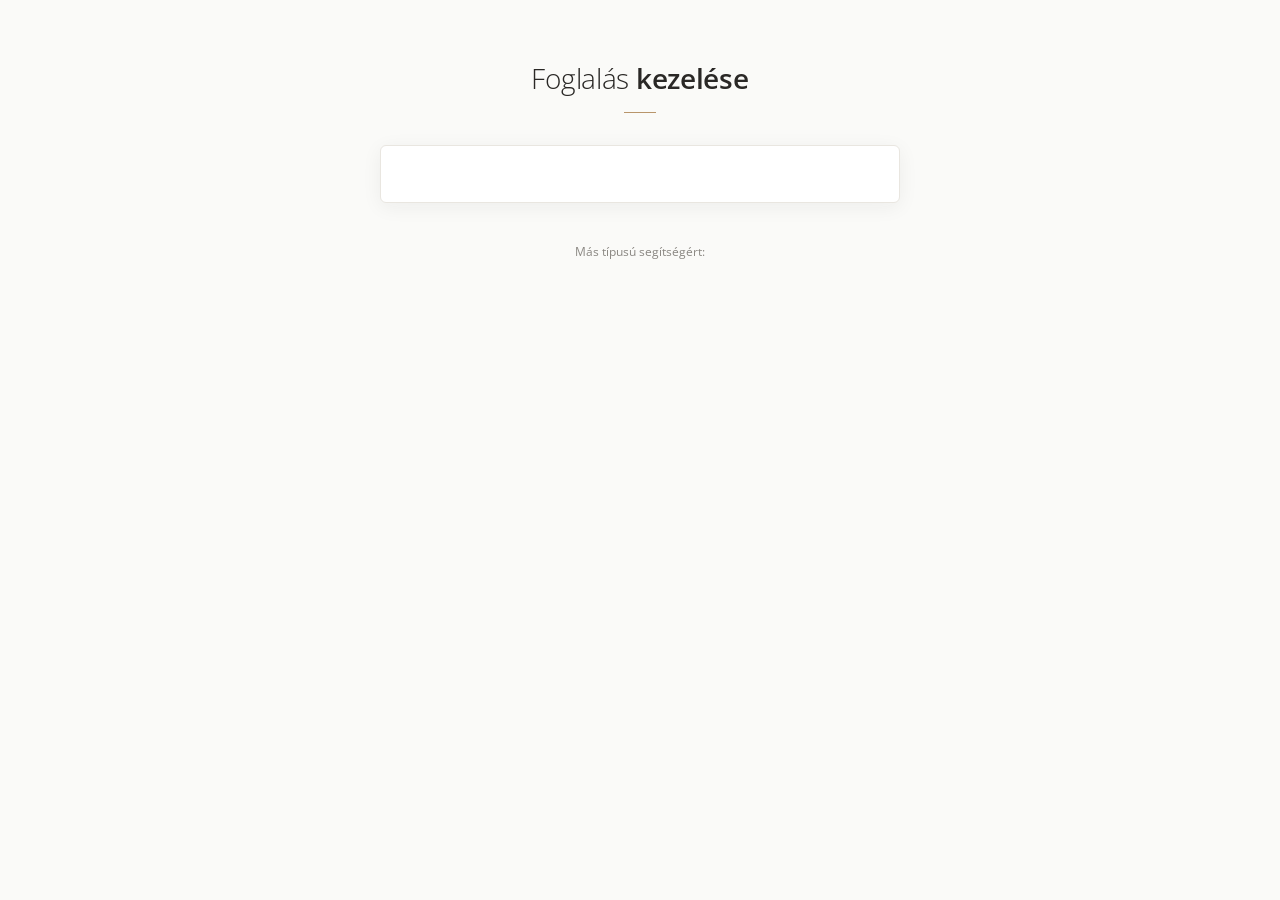
<file: apps-script/Manage.html>
<!DOCTYPE html>
<html lang="hu">
<head>
<meta charset="UTF-8">
<title>Foglalás kezelése · <?= businessName ?></title>
<link rel="preconnect" href="https://fonts.googleapis.com">
<link rel="preconnect" href="https://fonts.gstatic.com" crossorigin>
<link href="https://fonts.googleapis.com/css2?family=Open+Sans:wght@300;400;500;600;700&display=swap" rel="stylesheet">
<style>
  :root {
    --bg: #fafaf8; --paper: #fff; --ink: #2a2826; --ink-soft: #5a5856; --ink-mute: #8a8782;
    --line: #e9e6e0; --line-soft: #f1efe9; --gold: #b8956b; --gold-dark: #8e7048; --gold-soft: #f4ede0;
    --ok: #6f8a5f; --bad: #b25b53; --warn: #c0852b;
  }
  * { box-sizing: border-box; margin: 0; padding: 0; }
  body {
    font-family: 'Open Sans', -apple-system, sans-serif;
    color: var(--ink); background: var(--bg);
    -webkit-font-smoothing: antialiased;
    min-height: 100vh;
  }
  .page { max-width: 560px; margin: 0 auto; padding: 40px 20px 60px; }
  @media (max-width: 480px) { .page { padding: 24px 16px 40px; } }
  .head { text-align: center; margin-bottom: 32px; }
  .head .kicker {
    display: inline-block; font-size: 11px; letter-spacing: 0.22em;
    text-transform: uppercase; color: var(--gold); font-weight: 600; margin-bottom: 12px;
  }
  .head h1 { font-weight: 300; font-size: 28px; line-height: 1.2; letter-spacing: -0.01em; }
  .head h1 strong { font-weight: 600; }
  .div { width: 32px; height: 1px; background: var(--gold); margin: 16px auto 0; }

  .card {
    background: var(--paper); border: 1px solid var(--line); border-radius: 6px;
    box-shadow: 0 4px 20px rgba(42, 40, 38, 0.06);
    padding: 28px; margin-bottom: 16px;
  }
  .summary dt {
    font-size: 10px; letter-spacing: 0.16em; text-transform: uppercase;
    color: var(--ink-mute); font-weight: 600; padding: 8px 0 4px;
  }
  .summary dt:first-child { padding-top: 0; }
  .summary dd { font-size: 16px; color: var(--ink); padding-bottom: 10px; border-bottom: 1px solid var(--line-soft); }
  .summary dd:last-child { border-bottom: none; padding-bottom: 0; }
  .status-pill {
    display: inline-block; font-size: 10px; letter-spacing: 0.14em; text-transform: uppercase;
    padding: 3px 10px; border-radius: 100px; font-weight: 600;
  }
  .status-confirmed { background: rgba(111,138,95,0.18); color: #4a6541; }
  .status-pending { background: rgba(192,133,43,0.18); color: var(--warn); }
  .status-cancelled { background: rgba(140,140,140,0.18); color: #6e6e6e; }

  .actions { display: grid; grid-template-columns: 1fr 1fr; gap: 10px; margin-top: 16px; }
  @media (max-width: 480px) { .actions { grid-template-columns: 1fr; } }
  .btn {
    padding: 14px 18px; font-family: inherit; font-size: 13px; font-weight: 600;
    letter-spacing: 0.08em; border-radius: 3px; border: 1px solid transparent;
    cursor: pointer; text-transform: uppercase;
    transition: all 0.3s; text-align: center;
  }
  .btn:disabled { opacity: 0.4; cursor: not-allowed; }
  .btn--primary { background: var(--ink); color: #fff; border-color: var(--ink); }
  .btn--primary:hover:not(:disabled) { background: var(--gold-dark); border-color: var(--gold-dark); }
  .btn--danger { background: var(--paper); color: var(--bad); border-color: var(--bad); }
  .btn--danger:hover:not(:disabled) { background: var(--bad); color: #fff; }
  .btn--ghost { background: transparent; color: var(--ink-soft); border-color: var(--line); }
  .btn--ghost:hover:not(:disabled) { background: var(--ink); color: #fff; border-color: var(--ink); }

  .note {
    padding: 14px 18px; border-radius: 4px; font-size: 13px;
    line-height: 1.6; margin-bottom: 16px;
  }
  .note--warn { background: rgba(192,133,43,0.10); color: var(--warn); border: 1px solid rgba(192,133,43,0.3); }
  .note--bad { background: rgba(178,91,83,0.10); color: var(--bad); border: 1px solid rgba(178,91,83,0.3); }
  .note--ok { background: rgba(111,138,95,0.10); color: #4a6541; border: 1px solid rgba(111,138,95,0.3); }
  .note a { color: inherit; font-weight: 600; }

  /* INLINE PANES */
  .pane { display: none; }
  .pane.is-on { display: block; }

  .field { display: flex; flex-direction: column; gap: 6px; margin-bottom: 14px; }
  .field label { font-size: 11px; letter-spacing: 0.12em; text-transform: uppercase; color: var(--ink-mute); font-weight: 600; }
  .field textarea {
    padding: 12px 14px; background: var(--bg); border: 1px solid var(--line); border-radius: 3px;
    font-family: inherit; font-size: 14px; color: var(--ink); outline: none; resize: vertical;
    transition: border-color 0.25s, background 0.25s; min-height: 80px;
  }
  .field textarea:focus { border-color: var(--gold); background: var(--paper); }

  /* CALENDAR + TIME pickers */
  .pick-head { display: flex; align-items: center; justify-content: space-between; margin-bottom: 12px; }
  .pick-nav {
    width: 30px; height: 30px; border: 1px solid var(--line); background: var(--paper);
    border-radius: 50%; cursor: pointer; display: grid; place-items: center; color: var(--ink-soft);
  }
  .pick-nav:hover { background: var(--ink); color: #fff; border-color: var(--ink); }
  .pick-nav svg { width: 14px; height: 14px; }
  .pick-title { font-size: 15px; font-weight: 600; color: var(--ink); }
  .pick-dows { display: grid; grid-template-columns: repeat(7,1fr); gap: 4px; margin-bottom: 4px; }
  .pick-dows span { text-align: center; font-size: 10px; letter-spacing: 0.16em; text-transform: uppercase; color: var(--ink-mute); padding: 6px 0; font-weight: 600; }
  .pick-grid { display: grid; grid-template-columns: repeat(7,1fr); gap: 3px; min-height: 168px; }
  .pick-day {
    aspect-ratio: 1; display: grid; place-items: center;
    background: transparent; border: 1px solid transparent; border-radius: 3px;
    font-size: 13px; color: var(--ink); cursor: pointer; font-family: inherit;
    transition: all 0.2s;
  }
  .pick-day:hover:not(.is-empty):not(.is-disabled) { background: var(--gold-soft); border-color: var(--gold); }
  .pick-day.is-empty { cursor: default; }
  .pick-day.is-disabled { color: var(--line); cursor: not-allowed; }
  .pick-day.is-today { font-weight: 700; color: var(--gold-dark); }
  .pick-day.is-selected { background: var(--ink); color: #fff; border-color: var(--ink); }

  .pick-times { display: grid; grid-template-columns: repeat(auto-fill, minmax(86px, 1fr)); gap: 6px; }
  .pick-time {
    padding: 11px 6px; background: var(--paper); border: 1px solid var(--line); border-radius: 3px;
    cursor: pointer; font-size: 13px; font-weight: 500; color: var(--ink); font-family: inherit;
    transition: all 0.25s;
  }
  .pick-time:hover { border-color: var(--gold); background: var(--gold-soft); }
  .pick-time.is-selected { background: var(--ink); color: #fff; border-color: var(--ink); }
  .pick-empty { grid-column: 1/-1; text-align: center; padding: 28px 16px; color: var(--ink-mute); font-size: 13px; }

  .foot-text { text-align: center; font-size: 12px; color: var(--ink-mute); margin-top: 24px; }
  .foot-text a { color: var(--gold-dark); text-decoration: none; font-weight: 600; }

  .loading { text-align: center; padding: 24px; color: var(--ink-mute); font-size: 13px; font-style: italic; }
</style>
</head>
<body>
<div class="page">
  <header class="head">
    <span class="kicker"><?= businessName ?></span>
    <h1>Foglalás <strong>kezelése</strong></h1>
    <div class="div"></div>
  </header>

  <div class="card" id="summaryCard">
    <dl class="summary" id="summary"></dl>
  </div>

  <!-- LIVE MESSAGES -->
  <div id="messages"></div>

  <!-- MAIN ACTIONS -->
  <div class="pane is-on" data-pane="main">
    <div class="actions" id="mainActions"></div>
  </div>

  <!-- CANCEL PANE -->
  <div class="pane" data-pane="cancel">
    <div class="card">
      <h3 style="font-size:18px;font-weight:600;margin-bottom:14px;">Foglalás lemondása</h3>
      <div class="field">
        <label>Indoklás <span style="text-transform:none;letter-spacing:0;color:#b4b1ac;font-weight:400;font-size:12px;margin-left:6px;">opcionális</span></label>
        <textarea id="cancelReason" rows="3" placeholder="Pl. közbejött, sajnálom..."></textarea>
      </div>
      <div class="actions">
        <button class="btn btn--ghost" type="button" id="cancelBack">← Vissza</button>
        <button class="btn btn--danger" type="button" id="cancelConfirm">Foglalás lemondása</button>
      </div>
    </div>
  </div>

  <!-- RESCHEDULE PANE -->
  <div class="pane" data-pane="reschedule">
    <div class="card">
      <h3 style="font-size:18px;font-weight:600;margin-bottom:6px;">Új időpont választása</h3>
      <p style="font-size:13px;color:var(--ink-soft);margin-bottom:18px;">Válassz egy másik napot és időpontot. Alice jóváhagyását követően véglegesítjük.</p>

      <div class="pick-head">
        <button class="pick-nav" type="button" id="rsPrev"><svg viewBox="0 0 24 24" fill="none" stroke="currentColor" stroke-width="2" stroke-linecap="round"><path d="M15 18l-6-6 6-6"/></svg></button>
        <div class="pick-title" id="rsMonth"></div>
        <button class="pick-nav" type="button" id="rsNext"><svg viewBox="0 0 24 24" fill="none" stroke="currentColor" stroke-width="2" stroke-linecap="round"><path d="M9 18l6-6-6-6"/></svg></button>
      </div>
      <div class="pick-dows"><span>H</span><span>K</span><span>Sze</span><span>Cs</span><span>P</span><span>Szo</span><span>V</span></div>
      <div class="pick-grid" id="rsGrid"><div class="pick-empty">Naptár betöltése...</div></div>

      <div id="rsTimesWrap" style="display:none;margin-top:18px;">
        <div style="font-size:11px;letter-spacing:0.12em;text-transform:uppercase;color:var(--ink-mute);font-weight:600;margin-bottom:10px;" id="rsTimesLabel">Válassz időpontot</div>
        <div class="pick-times" id="rsTimes"></div>
      </div>

      <div class="actions" style="margin-top:18px;">
        <button class="btn btn--ghost" type="button" id="rsBack">← Vissza</button>
        <button class="btn btn--primary" type="button" id="rsConfirm" disabled>Új időpont megerősítése</button>
      </div>
    </div>
  </div>

  <p class="foot-text">Más típusú segítségért: <a href="tel:<?= businessPhone ?>"><?= businessPhone ?></a></p>
</div>

<script>
(function() {
  // All server communication goes through google.script.run (no HTTP fetches
  // — the manage page lives inside the Apps Script iframe, so direct server
  // calls bypass all CORS/URL/redirect edge cases).
  var TOKEN = '<?!= token ?>';
  var booking = <?!= bookingJson ?>;
  var MONTHS = ['Január','Február','Március','Április','Május','Június','Július','Augusztus','Szeptember','Október','November','December'];
  var DAYS = ['Vasárnap','Hétfő','Kedd','Szerda','Csütörtök','Péntek','Szombat'];

  var summary = document.getElementById('summary');
  var messages = document.getElementById('messages');
  var mainActions = document.getElementById('mainActions');
  var panes = document.querySelectorAll('.pane');

  function showPane(name) {
    panes.forEach(function(p) { p.classList.toggle('is-on', p.dataset.pane === name); });
    window.scrollTo({ top: 0, behavior: 'smooth' });
  }

  // ── Render summary ──
  var statusLabel = { confirmed: 'Megerősítve', pending: 'Jóváhagyásra vár', cancelled: 'Lemondva' }[booking.status] || booking.status;
  summary.innerHTML =
    '<dt>Vendég</dt><dd>' + esc(booking.name) + '</dd>' +
    '<dt>Szolgáltatás</dt><dd>' + esc(booking.serviceName || '') + '</dd>' +
    '<dt>Időpont</dt><dd>' + esc(booking.dateLabel) + '</dd>' +
    '<dt>Foglalási szám</dt><dd style="font-size:13px;color:var(--ink-mute);">' + esc(booking.bookingId) + '</dd>' +
    '<dt>Állapot</dt><dd><span class="status-pill status-' + booking.status + '">' + esc(statusLabel) + '</span></dd>';

  // ── Determine what actions are possible ──
  var isCancelled = booking.status === 'cancelled';
  var tooLate = booking.hoursUntil < booking.cutoffHours;

  if (isCancelled) {
    messages.innerHTML = '<div class="note note--bad">Ez a foglalás már le van mondva. Ha új időpontot szeretnél, foglalj a weboldalon.</div>';
    mainActions.innerHTML = '';
  } else if (tooLate) {
    messages.innerHTML = '<div class="note note--warn">⚠ Ez az időpont kevesebb mint <b>' + booking.cutoffHours + ' órán</b> belül van — önállóan már nem módosítható. Kérlek hívd a stúdiót: <a href="tel:<?= businessPhone ?>"><?= businessPhone ?></a></div>';
    mainActions.innerHTML = '';
  } else {
    mainActions.innerHTML =
      '<button class="btn btn--primary" type="button" id="actReschedule">⟳ Új időpont</button>' +
      '<button class="btn btn--danger" type="button" id="actCancel">✕ Lemondás</button>';
    document.getElementById('actCancel').addEventListener('click', function() { showPane('cancel'); });
    document.getElementById('actReschedule').addEventListener('click', function() { showPane('reschedule'); loadSlotsForReschedule(); });
  }

  // ── Cancel flow ──
  document.getElementById('cancelBack').addEventListener('click', function() { showPane('main'); });
  document.getElementById('cancelConfirm').addEventListener('click', function() {
    var btn = this;
    btn.disabled = true; btn.textContent = 'Lemondás folyamatban...';
    var reason = document.getElementById('cancelReason').value.trim();
    safePost({ action: 'cancelSelf', id: booking.bookingId, t: TOKEN, reason: reason }).then(function(j) {
      booking.status = 'cancelled';
      messages.innerHTML = '<div class="note note--ok">✓ Foglalásod sikeresen lemondva. Megerősítő e-mailt küldtem.</div>';
      summary.querySelector('.status-pill').className = 'status-pill status-cancelled';
      summary.querySelector('.status-pill').textContent = 'Lemondva';
      mainActions.innerHTML = '';
      showPane('main');
    }).catch(function(e) {
      btn.disabled = false; btn.textContent = 'Foglalás lemondása';
      messages.innerHTML = '<div class="note note--bad">Hiba: ' + esc(e.message || 'Ismeretlen hiba') + '</div>';
    });
  });

  // Server call via google.script.run — proper Apps Script channel for
  // HTML-page → server calls. No CORS, no cross-origin redirect issues,
  // no JSON parsing — Apps Script handles serialization.
  function safePost(payload) {
    return new Promise(function(resolve, reject) {
      if (!window.google || !google.script || !google.script.run) {
        return reject(new Error('Ez az oldal csak a kapott e-mail linkről nyitható meg.'));
      }
      var runner = google.script.run
        .withSuccessHandler(function(r) {
          if (!r || r.ok === false) return reject(new Error((r && r.error) || 'Ismeretlen hiba'));
          resolve(r);
        })
        .withFailureHandler(function(err) {
          var msg = (err && err.message) || String(err) || 'Szerverhiba';
          reject(new Error(msg));
        });
      // Explicit method calls (avoid bracket-access in case Apps Script
      // proxies the runner object in a way that loses args)
      if (payload.action === 'cancelSelf') runner.customerCancel(payload);
      else if (payload.action === 'rescheduleSelf') runner.customerReschedule(payload);
      else reject(new Error('Ismeretlen művelet: ' + payload.action));
    });
  }

  // ── Reschedule flow ──
  var rs = {
    viewMonth: new Date(booking.date + 'T00:00:00'),
    slotsByDate: {},
    selectedDate: null,
    selectedTime: null,
    durationMin: 60
  };
  var rsGrid = document.getElementById('rsGrid');
  var rsMonth = document.getElementById('rsMonth');
  var rsTimesWrap = document.getElementById('rsTimesWrap');
  var rsTimes = document.getElementById('rsTimes');
  var rsTimesLabel = document.getElementById('rsTimesLabel');
  var rsConfirm = document.getElementById('rsConfirm');

  document.getElementById('rsBack').addEventListener('click', function() { showPane('main'); });
  document.getElementById('rsPrev').addEventListener('click', function() {
    rs.viewMonth = new Date(rs.viewMonth.getFullYear(), rs.viewMonth.getMonth() - 1, 1);
    renderRsCalendar();
  });
  document.getElementById('rsNext').addEventListener('click', function() {
    rs.viewMonth = new Date(rs.viewMonth.getFullYear(), rs.viewMonth.getMonth() + 1, 1);
    renderRsCalendar();
  });

  function loadSlotsForReschedule() {
    new Promise(function(resolve, reject) {
      google.script.run
        .withSuccessHandler(resolve)
        .withFailureHandler(function(err) { reject(new Error((err && err.message) || 'Szerverhiba')); })
        .manageGetData();
    }).then(function(data) {
      rs.slotsByDate = {};
      (data.slots || []).forEach(function(s) {
        if (!rs.slotsByDate[s.date]) rs.slotsByDate[s.date] = [];
        rs.slotsByDate[s.date].push(s.time);
      });
      var svc = (data.services || []).filter(function(s) { return s.key === booking.service; })[0];
      if (svc) rs.durationMin = svc.durationMin || 60;
      renderRsCalendar();
    }).catch(function(e) {
      rsGrid.innerHTML = '<div class="pick-empty" style="color:#b25b53;">' + esc(e.message || 'nem tölthető') + '</div>';
    });
  }

  function isoDate(d) { return d.getFullYear() + '-' + ('0'+(d.getMonth()+1)).slice(-2) + '-' + ('0'+d.getDate()).slice(-2); }
  function consecutiveTimes(start, n) {
    var p = start.split(':'); var mins = parseInt(p[0],10)*60 + parseInt(p[1]||'0',10);
    var out = [];
    for (var i = 0; i < n; i++) { out.push(('0'+Math.floor(mins/60)).slice(-2)+':'+('0'+(mins%60)).slice(-2)); mins += 30; }
    return out;
  }

  function renderRsCalendar() {
    var v = rs.viewMonth;
    var year = v.getFullYear(), month = v.getMonth();
    rsMonth.textContent = MONTHS[month] + ' ' + year;
    var first = new Date(year, month, 1);
    var offset = (first.getDay() + 6) % 7;
    var daysInMonth = new Date(year, month + 1, 0).getDate();
    var today = new Date(); today.setHours(0,0,0,0);
    var todayStr = isoDate(today);
    rsGrid.innerHTML = '';
    for (var i = 0; i < offset; i++) {
      var e = document.createElement('div'); e.className = 'pick-day is-empty'; rsGrid.appendChild(e);
    }
    for (var d = 1; d <= daysInMonth; d++) {
      var dt = new Date(year, month, d);
      var iso = isoDate(dt);
      var btn = document.createElement('button');
      btn.type = 'button'; btn.className = 'pick-day'; btn.textContent = d;
      var isPast = dt < today;
      var noSlots = !(rs.slotsByDate[iso] && rs.slotsByDate[iso].length);
      if (isPast || noSlots) btn.classList.add('is-disabled');
      if (iso === todayStr) btn.classList.add('is-today');
      if (rs.selectedDate === iso) btn.classList.add('is-selected');
      (function(dateIso, dt2, blocked) {
        btn.addEventListener('click', function() {
          if (blocked) return;
          rs.selectedDate = dateIso;
          rs.selectedTime = null;
          renderRsCalendar();
          renderRsTimes();
        });
      })(iso, dt, isPast || noSlots);
      rsGrid.appendChild(btn);
    }
  }
  function renderRsTimes() {
    if (!rs.selectedDate) { rsTimesWrap.style.display = 'none'; return; }
    rsTimesWrap.style.display = 'block';
    var avail = (rs.slotsByDate[rs.selectedDate] || []).slice().sort();
    var slotsNeeded = Math.max(1, Math.ceil(rs.durationMin / 30));
    var set = {}; avail.forEach(function(t) { set[t] = true; });
    var valid = avail.filter(function(start) {
      var req = consecutiveTimes(start, slotsNeeded);
      for (var k = 0; k < req.length; k++) if (!set[req[k]]) return false;
      return true;
    });
    var dt = new Date(rs.selectedDate + 'T00:00:00');
    var label = DAYS[dt.getDay()] + ', ' + MONTHS[dt.getMonth()] + ' ' + dt.getDate() + '.';
    rsTimesLabel.innerHTML = label + ' — válassz egy <b>' + rs.durationMin + ' perces</b> sávot';
    rsTimes.innerHTML = '';
    if (!valid.length) {
      rsTimes.innerHTML = '<div class="pick-empty">Erre a napra nincs ' + rs.durationMin + ' perces szabad sáv.</div>';
      rsConfirm.disabled = true;
      return;
    }
    valid.forEach(function(t) {
      var b = document.createElement('button');
      b.type = 'button'; b.className = 'pick-time'; b.textContent = t;
      if (rs.selectedTime === t) b.classList.add('is-selected');
      b.addEventListener('click', function() {
        rs.selectedTime = t;
        renderRsTimes();
        rsConfirm.disabled = false;
      });
      rsTimes.appendChild(b);
    });
    rsConfirm.disabled = !rs.selectedTime;
  }

  rsConfirm.addEventListener('click', function() {
    if (!rs.selectedDate || !rs.selectedTime) return;
    rsConfirm.disabled = true; rsConfirm.textContent = 'Küldés folyamatban...';
    var oldDate = booking.date, oldTime = booking.time;
    safePost({ action: 'rescheduleSelf', id: booking.bookingId, t: TOKEN, date: rs.selectedDate, time: rs.selectedTime }).then(function(j) {
      // Free old slots in local state so a second reschedule sees them as free
      if (rs.slotsByDate[oldDate]) {
        // (Old slots aren't in slotsByDate because that only tracks 'free' ones;
        // but the new ones we just took ARE in there — remove them.)
      }
      // Remove the newly-taken slots from the local availability so they don't
      // appear as free if the customer rapidly opens reschedule again.
      if (rs.slotsByDate[rs.selectedDate]) {
        var taken = consecutiveTimes(rs.selectedTime, Math.max(1, Math.ceil(rs.durationMin / 30)));
        rs.slotsByDate[rs.selectedDate] = rs.slotsByDate[rs.selectedDate].filter(function(t) {
          return taken.indexOf(t) === -1;
        });
      }
      // Update booking state + summary
      booking.status = 'pending';
      booking.date = rs.selectedDate;
      booking.time = rs.selectedTime;
      var dt = new Date(rs.selectedDate + 'T00:00:00');
      booking.dateLabel = DAYS[dt.getDay()] + ', ' + MONTHS[dt.getMonth()] + ' ' + dt.getDate() + '. · ' + rs.selectedTime;
      summary.querySelector('.status-pill').className = 'status-pill status-pending';
      summary.querySelector('.status-pill').textContent = 'Jóváhagyásra vár';
      var dds = summary.querySelectorAll('dd');
      if (dds[2]) dds[2].textContent = booking.dateLabel;
      messages.innerHTML = '<div class="note note--ok">✓ Új időpont elküldve. Alice rövidesen jóváhagyja vagy jelzi, ha nem alkalmas. Visszaigazoló e-mailt küldök.</div>';
      // Reset the picker so a future reopen starts clean
      rs.selectedDate = null; rs.selectedTime = null;
      rsTimesWrap.style.display = 'none';
      mainActions.innerHTML = '';
      showPane('main');
    }).catch(function(e) {
      rsConfirm.disabled = false; rsConfirm.textContent = 'Új időpont megerősítése';
      messages.innerHTML = '<div class="note note--bad">Hiba: ' + esc(e.message || 'Ismeretlen hiba') + '</div>';
    });
  });

  function esc(s) { return String(s == null ? '' : s).replace(/[&<>"']/g, function(c) { return ({'&':'&amp;','<':'&lt;','>':'&gt;','"':'&quot;',"'":'&#39;'})[c]; }); }
})();
</script>
</body>
</html>
</file>
<file: styles.css>
/* ============================================
   ALICE BEAUTY STUDIO
   Feminine minimal · cool blush + plum + dusty rose
   ============================================ */

:root {
  /* Palette — cool blush (NOT beige), aubergine ink, dusty rose accent */
  --blush: #f3eced;          /* cool whisper-blush base, distinctly pink, not yellow */
  --blush-deep: #ebe1e3;
  --paper: #faf5f6;          /* near-white with the faintest pink */
  --plum-ink: #2a1822;       /* deep aubergine instead of pure black */
  --plum-soft: #4a2e3d;
  --rose: #c4847f;           /* dusty rose accent */
  --rose-deep: #a4615c;
  --wine: #7a3447;           /* deeper accent for emphasis */
  --mute: #8e7680;
  --mute-soft: #b4a0a8;
  --line: rgba(42, 24, 34, 0.14);
  --line-faint: rgba(42, 24, 34, 0.07);
  --gold: #b89a6b;           /* whisper of warm metallic */

  /* Type */
  --display: 'DM Serif Display', 'Didot', serif;
  --italic: 'Instrument Serif', 'Times New Roman', serif;
  --script: 'Pinyon Script', cursive;
  --sans: 'Schibsted Grotesk', -apple-system, system-ui, sans-serif;

  --max: 1320px;
  --ease: cubic-bezier(0.22, 0.61, 0.36, 1);
  --ease-out: cubic-bezier(0.16, 1, 0.3, 1);
  --radius: 2px;
  --radius-soft: 320px / 280px;   /* organic asymmetric */
}

* { box-sizing: border-box; margin: 0; padding: 0; }
html { scroll-behavior: smooth; }

body {
  font-family: var(--sans);
  font-size: 16px;
  font-weight: 400;
  line-height: 1.55;
  color: var(--plum-ink);
  background: var(--blush);
  -webkit-font-smoothing: antialiased;
  text-rendering: optimizeLegibility;
  overflow-x: hidden;
  position: relative;
}

/* Subtle atmospheric gradient backing */
body::before {
  content: '';
  position: fixed;
  inset: 0;
  pointer-events: none;
  z-index: 0;
  background:
    radial-gradient(ellipse 60% 50% at 85% 15%, rgba(196, 132, 127, 0.10), transparent 60%),
    radial-gradient(ellipse 50% 60% at 10% 80%, rgba(122, 52, 71, 0.06), transparent 60%);
}

a { color: inherit; text-decoration: none; transition: color 0.3s var(--ease); }
img { max-width: 100%; display: block; }

.container {
  max-width: var(--max);
  margin: 0 auto;
  padding: 0 40px;
  position: relative;
  z-index: 2;
}

::selection { background: var(--rose); color: var(--paper); }

/* ---------- Typography primitives ---------- */
.display {
  font-family: var(--display);
  font-weight: 400;
  font-size: clamp(48px, 6.4vw, 92px);
  line-height: 1;
  letter-spacing: -0.012em;
  color: var(--plum-ink);
}
.display em {
  font-family: var(--italic);
  font-style: italic;
  font-weight: 400;
  color: var(--rose-deep);
}
.display--xl { font-size: clamp(56px, 8.5vw, 128px); }
.display--light { color: var(--paper); }
.display--light em { color: var(--rose); }

.kicker {
  display: inline-flex;
  align-items: center;
  gap: 10px;
  font-family: var(--sans);
  font-size: 11px;
  font-weight: 500;
  letter-spacing: 0.18em;
  text-transform: uppercase;
  color: var(--plum-ink);
  margin-bottom: 28px;
}
.kicker__num {
  color: var(--rose-deep);
  font-variant-numeric: tabular-nums;
}
.kicker--light { color: var(--paper); }
.kicker--light .kicker__num { color: var(--rose); }

/* ---------- Buttons & links ---------- */
.btn {
  display: inline-flex;
  align-items: center;
  gap: 10px;
  padding: 16px 28px;
  font-family: var(--sans);
  font-size: 13px;
  font-weight: 500;
  letter-spacing: 0.04em;
  color: var(--paper);
  background: var(--plum-ink);
  border: 1px solid var(--plum-ink);
  border-radius: 100px;
  transition: background 0.4s var(--ease), color 0.4s var(--ease),
              transform 0.4s var(--ease), box-shadow 0.4s var(--ease);
}
.btn:hover {
  background: var(--rose-deep);
  border-color: var(--rose-deep);
  transform: translateY(-1px);
  box-shadow: 0 16px 32px -16px rgba(164, 97, 92, 0.5);
}
.btn--light {
  background: var(--paper);
  color: var(--plum-ink);
  border-color: var(--paper);
}
.btn--light:hover {
  background: var(--rose);
  border-color: var(--rose);
  color: var(--paper);
}

.link {
  display: inline-flex;
  align-items: center;
  gap: 6px;
  font-family: var(--sans);
  font-size: 13px;
  font-weight: 500;
  color: var(--plum-ink);
  padding-bottom: 2px;
  border-bottom: 1px solid currentColor;
  transition: color 0.3s var(--ease);
}
.link:hover { color: var(--rose-deep); }
.link--right { margin-left: auto; }
.link--light { color: var(--paper); }
.link--light:hover { color: var(--rose); }

/* ---------- NAV ---------- */
.nav {
  position: sticky;
  top: 0;
  z-index: 50;
  background: rgba(243, 236, 237, 0.85);
  backdrop-filter: blur(22px) saturate(160%);
  -webkit-backdrop-filter: blur(22px) saturate(160%);
  border-bottom: 1px solid var(--line-faint);
  transition: padding 0.4s var(--ease);
}
.nav__inner {
  max-width: var(--max);
  margin: 0 auto;
  padding: 20px 40px;
  display: grid;
  grid-template-columns: 1fr auto 1fr;
  align-items: center;
  gap: 40px;
}
.nav.scrolled .nav__inner { padding: 14px 40px; }

.logo {
  display: inline-flex;
  align-items: center;
  gap: 12px;
}
.logo__mark {
  width: 36px;
  height: 36px;
  display: grid;
  place-items: center;
  background: var(--plum-ink);
  color: var(--paper);
  border-radius: 50%;
  font-family: var(--display);
  font-size: 18px;
  line-height: 1;
  position: relative;
  transition: background 0.4s var(--ease);
}
.logo__mark::after {
  content: '';
  position: absolute;
  inset: -4px;
  border: 1px solid var(--rose);
  border-radius: 50%;
  opacity: 0.5;
}
.logo:hover .logo__mark { background: var(--rose-deep); }
.logo__name {
  font-family: var(--display);
  font-size: 17px;
  color: var(--plum-ink);
  letter-spacing: 0.005em;
}
.logo__name em {
  font-family: var(--script);
  font-style: normal;
  color: var(--rose-deep);
  font-size: 22px;
  vertical-align: -1px;
}

.nav__menu {
  display: flex;
  justify-content: center;
  gap: 32px;
}
.nav__menu a {
  display: inline-flex;
  align-items: baseline;
  gap: 8px;
  font-size: 13px;
  font-weight: 500;
  padding: 6px 0;
  position: relative;
}
.nav__menu a .idx {
  font-family: var(--italic);
  font-style: italic;
  font-size: 11px;
  color: var(--rose-deep);
  font-weight: 400;
}
.nav__menu a::after {
  content: '';
  position: absolute;
  left: 0;
  bottom: 0;
  width: 100%;
  height: 1px;
  background: var(--rose-deep);
  transform: scaleX(0);
  transform-origin: right;
  transition: transform 0.45s var(--ease-out);
}
.nav__menu a:hover { color: var(--rose-deep); }
.nav__menu a:hover::after { transform: scaleX(1); transform-origin: left; }

.nav__cta {
  justify-self: end;
  display: inline-flex;
  align-items: center;
  gap: 10px;
  font-size: 13px;
  font-weight: 500;
  color: var(--plum-ink);
  padding: 10px 18px;
  border: 1px solid var(--plum-ink);
  border-radius: 100px;
  transition: all 0.4s var(--ease);
}
.nav__cta .dot {
  width: 6px;
  height: 6px;
  border-radius: 50%;
  background: var(--rose-deep);
  box-shadow: 0 0 0 0 rgba(164, 97, 92, 0.5);
  animation: ping 2.4s infinite;
}
@keyframes ping {
  70% { box-shadow: 0 0 0 8px rgba(164, 97, 92, 0); }
  100% { box-shadow: 0 0 0 0 rgba(164, 97, 92, 0); }
}
.nav__cta:hover { background: var(--plum-ink); color: var(--paper); }

/* ---------- HERO ---------- */
.hero {
  padding: 60px 0 0;
  position: relative;
  z-index: 1;
}

.hero__sprig {
  position: absolute;
  width: 80px;
  height: 240px;
  color: var(--rose);
  opacity: 0.45;
  pointer-events: none;
}
.hero__sprig--l { top: 80px; left: 40px; transform: rotate(-12deg); }
.hero__sprig--r { top: 60px; right: 60px; transform: rotate(160deg); }

.hero__grid {
  max-width: var(--max);
  margin: 0 auto;
  padding: 0 40px;
  display: grid;
  grid-template-columns: 1.2fr 1fr;
  gap: 64px;
  align-items: end;
  min-height: 78vh;
}

.hero__col-left { padding-bottom: 40px; }

.hero__meta {
  display: inline-flex;
  align-items: center;
  gap: 16px;
  font-size: 11px;
  font-weight: 500;
  letter-spacing: 0.2em;
  text-transform: uppercase;
  color: var(--mute);
  margin-bottom: 48px;
}
.hero__meta .hr { width: 32px; height: 1px; background: var(--line); }

.hero__title {
  font-family: var(--display);
  font-weight: 400;
  font-size: clamp(60px, 10.5vw, 156px);
  line-height: 0.94;
  letter-spacing: -0.025em;
  color: var(--plum-ink);
}
.hero__title .line {
  display: block;
  transform: translateY(110%);
  opacity: 0;
  animation: rise 1.1s var(--ease-out) forwards;
}
.hero__title .line:nth-child(1) { animation-delay: 0.15s; }
.hero__title .line:nth-child(2) { animation-delay: 0.3s; }
.hero__title .line:nth-child(3) { animation-delay: 0.45s; }
.hero__title em {
  font-family: var(--italic);
  font-style: italic;
  color: var(--rose-deep);
}
@keyframes rise { to { transform: translateY(0); opacity: 1; } }

.hero__sig {
  margin-top: 40px;
  display: inline-flex;
  align-items: center;
  gap: 14px;
  font-family: var(--italic);
  font-style: italic;
  font-size: 17px;
  color: var(--plum-soft);
  opacity: 0;
  animation: fade 1.4s var(--ease-out) 0.7s forwards;
}
.hero__sig svg {
  width: 30px;
  height: 30px;
  color: var(--rose-deep);
}
@keyframes fade { to { opacity: 1; } }

.hero__col-right {
  position: relative;
  height: 100%;
  min-height: 560px;
}
.hero__image {
  position: absolute;
  top: 0;
  bottom: 80px;
  left: 0;
  right: 60px;
  overflow: hidden;
  border-radius: 240px 240px 8px 8px;
  opacity: 0;
  animation: fadeUp 1.4s var(--ease-out) 0.5s forwards;
  box-shadow: 0 30px 60px -20px rgba(42, 24, 34, 0.25);
}
@keyframes fadeUp { to { opacity: 1; } }
.hero__image img {
  width: 100%;
  height: 100%;
  object-fit: cover;
  transition: transform 1.6s var(--ease-out);
}
.hero__image:hover img { transform: scale(1.04); }
.hero__image figcaption {
  position: absolute;
  bottom: 16px;
  left: 16px;
  font-family: var(--italic);
  font-style: italic;
  font-size: 13px;
  color: var(--paper);
  display: inline-flex;
  gap: 8px;
  background: rgba(42, 24, 34, 0.4);
  backdrop-filter: blur(8px);
  padding: 6px 12px;
  border-radius: 100px;
}
.hero__image figcaption em { color: var(--rose); font-style: normal; }

.hero__image-small {
  position: absolute;
  bottom: 0;
  right: 0;
  width: 180px;
  height: 220px;
  overflow: hidden;
  border-radius: 8px 8px 90px 90px;
  border: 6px solid var(--blush);
  opacity: 0;
  animation: fadeUp 1.4s var(--ease-out) 0.85s forwards;
  box-shadow: 0 16px 32px -12px rgba(42, 24, 34, 0.3);
}
.hero__image-small img {
  width: 100%; height: 100%; object-fit: cover;
}

.hero__foot {
  max-width: var(--max);
  margin: 80px auto 0;
  padding: 56px 40px 80px;
  display: grid;
  grid-template-columns: 1.2fr 1fr 1.2fr;
  gap: 64px;
  align-items: start;
  border-top: 1px solid var(--line);
}
.hero__lead {
  font-size: 17px;
  line-height: 1.65;
  color: var(--plum-soft);
  max-width: 460px;
}
.hero__cta {
  display: flex;
  flex-direction: column;
  gap: 16px;
  align-items: flex-start;
}
.hero__stats {
  display: flex;
  gap: 40px;
  justify-content: flex-end;
}
.stat { display: flex; flex-direction: column; gap: 4px; }
.stat__num {
  font-family: var(--display);
  font-size: 38px;
  line-height: 1;
  color: var(--plum-ink);
}
.stat__label {
  font-size: 11px;
  font-weight: 500;
  letter-spacing: 0.16em;
  text-transform: uppercase;
  color: var(--mute);
}

/* ---------- Section heads ---------- */
.head {
  margin-bottom: 80px;
  display: flex;
  flex-direction: column;
  align-items: flex-start;
}
.head .display { margin-top: 4px; }
.head--split {
  flex-direction: row;
  align-items: flex-end;
  justify-content: space-between;
  gap: 48px;
}
.head--center { align-items: center; text-align: center; }
.head__note {
  max-width: 360px;
  font-family: var(--italic);
  font-style: italic;
  font-size: 19px;
  line-height: 1.5;
  color: var(--plum-soft);
}

/* ---------- WORK ---------- */
.work { padding: 140px 0; }

.work .head {
  display: grid;
  grid-template-columns: auto 1fr auto;
  align-items: end;
  gap: 32px;
}
.work .head .kicker { grid-column: 1; }
.work .head .display { grid-column: 1; }
.work .head .link { grid-column: 3; align-self: end; padding-bottom: 12px; }

.work__grid {
  display: grid;
  grid-template-columns: repeat(12, 1fr);
  grid-auto-rows: 90px;
  gap: 20px;
}

.work__item {
  position: relative;
  overflow: hidden;
  border-radius: 6px;
  background: var(--blush-deep);
}
.work__item img {
  width: 100%;
  height: 100%;
  object-fit: cover;
  transition: transform 1.2s var(--ease-out), filter 0.6s var(--ease);
}
.work__item:hover img { transform: scale(1.05); }
.work__item figcaption {
  position: absolute;
  bottom: 18px;
  left: 18px;
  font-size: 12px;
  font-weight: 500;
  letter-spacing: 0.04em;
  color: var(--paper);
  opacity: 0;
  transform: translateY(10px);
  transition: all 0.5s var(--ease-out);
  display: inline-flex;
  align-items: baseline;
  gap: 10px;
  background: rgba(42, 24, 34, 0.55);
  backdrop-filter: blur(8px);
  padding: 6px 14px;
  border-radius: 100px;
}
.work__item figcaption .num {
  font-family: var(--italic);
  font-style: italic;
  font-size: 13px;
  color: var(--rose);
}
.work__item:hover figcaption { opacity: 1; transform: translateY(0); }

/* Organic feminine grid — varied shapes */
.work__item--1 {
  grid-column: 1 / 7;
  grid-row: span 8;
  border-radius: 8px 8px 180px 180px;
}
.work__item--2 {
  grid-column: 7 / 10;
  grid-row: span 4;
  border-radius: 120px 6px 6px 6px;
}
.work__item--3 {
  grid-column: 10 / 13;
  grid-row: span 4;
  border-radius: 6px 120px 6px 6px;
}
.work__item--4 {
  grid-column: 7 / 11;
  grid-row: span 4;
  border-radius: 6px 6px 6px 120px;
}
.work__item--5 {
  grid-column: 11 / 13;
  grid-row: span 4;
  border-radius: 6px 6px 120px 6px;
}

/* ---------- SERVICES ---------- */
.services {
  padding: 140px 0;
  background: var(--paper);
  border-top: 1px solid var(--line-faint);
  border-bottom: 1px solid var(--line-faint);
  position: relative;
  overflow: hidden;
}
.services__bloom {
  position: absolute;
  top: 80px;
  right: -60px;
  width: 280px;
  height: 280px;
  color: var(--rose);
  opacity: 0.15;
  pointer-events: none;
  animation: spin 80s linear infinite;
}
@keyframes spin { to { transform: rotate(360deg); } }

.list { list-style: none; border-top: 1px solid var(--line); position: relative; z-index: 2; }

.row {
  display: grid;
  grid-template-columns: 60px 1fr 160px 200px;
  gap: 32px;
  padding: 36px 0;
  border-bottom: 1px solid var(--line);
  align-items: center;
  position: relative;
  transition: padding 0.5s var(--ease);
}
.row::before {
  content: '';
  position: absolute;
  inset: 0 -40px;
  background: var(--blush);
  z-index: -1;
  opacity: 0;
  transition: opacity 0.5s var(--ease);
}
.row:hover { padding-left: 24px; }
.row:hover::before { opacity: 1; }
.row:hover .row__idx { color: var(--rose-deep); }

.row__idx {
  font-family: var(--italic);
  font-style: italic;
  font-size: 22px;
  color: var(--mute-soft);
  font-variant-numeric: tabular-nums;
  transition: color 0.4s var(--ease);
}

.row__main h3 {
  font-family: var(--display);
  font-weight: 400;
  font-size: clamp(24px, 2.4vw, 34px);
  line-height: 1.1;
  letter-spacing: -0.01em;
  margin-bottom: 8px;
  color: var(--plum-ink);
}
.row__main p {
  font-size: 15px;
  color: var(--mute);
  max-width: 540px;
  line-height: 1.55;
}

.row__tag {
  display: inline-block;
  margin-top: 12px;
  padding: 4px 14px;
  font-size: 10px;
  font-weight: 500;
  letter-spacing: 0.18em;
  text-transform: uppercase;
  color: var(--rose-deep);
  background: rgba(196, 132, 127, 0.12);
  border-radius: 100px;
}

.row__time {
  font-size: 12px;
  font-weight: 500;
  letter-spacing: 0.12em;
  text-transform: uppercase;
  color: var(--mute);
  text-align: right;
  font-variant-numeric: tabular-nums;
}
.row__price {
  font-family: var(--display);
  font-size: 22px;
  color: var(--plum-ink);
  text-align: right;
}
.row__price em {
  font-family: var(--italic);
  font-style: italic;
  color: var(--rose-deep);
  font-size: 14px;
  margin-left: 2px;
}

.row--feat .row__main h3 { color: var(--rose-deep); }

/* ---------- STUDIO ---------- */
.studio { padding: 160px 0; }

.studio__grid {
  display: grid;
  grid-template-columns: 5fr 7fr;
  gap: 100px;
  align-items: start;
}
.studio__left { position: relative; }
.studio__photo {
  position: relative;
  aspect-ratio: 4/5;
  overflow: hidden;
  border-radius: 240px 240px 8px 8px;
  box-shadow: 0 30px 60px -20px rgba(42, 24, 34, 0.25);
}
.studio__photo img {
  width: 100%;
  height: 100%;
  object-fit: cover;
}
.studio__badge {
  position: absolute;
  bottom: 20px;
  left: 20px;
  display: inline-flex;
  align-items: center;
  gap: 8px;
  padding: 8px 16px;
  background: rgba(250, 245, 246, 0.92);
  backdrop-filter: blur(8px);
  border-radius: 100px;
  font-family: var(--script);
  font-size: 22px;
  color: var(--rose-deep);
  line-height: 1;
}
.studio__badge svg {
  width: 18px;
  height: 18px;
  color: var(--rose-deep);
}

.studio__photo-sm {
  position: absolute;
  width: 60%;
  aspect-ratio: 3/4;
  bottom: -60px;
  right: -40px;
  overflow: hidden;
  border-radius: 8px 8px 120px 8px;
  border: 8px solid var(--blush);
  box-shadow: 0 20px 40px -16px rgba(42, 24, 34, 0.3);
}
.studio__photo-sm img {
  width: 100%; height: 100%; object-fit: cover;
}

.studio__caption {
  display: block;
  margin-top: 96px;
  font-family: var(--italic);
  font-style: italic;
  font-size: 14px;
  color: var(--mute);
}
.studio__caption em { color: var(--rose-deep); font-style: normal; }

.studio__body { margin-top: 40px; max-width: 580px; }
.studio__body p {
  font-size: 17px;
  line-height: 1.7;
  color: var(--plum-soft);
  margin-bottom: 24px;
}
.studio__body p em {
  font-family: var(--italic);
  font-style: italic;
  color: var(--rose-deep);
}

.studio__facts {
  margin-top: 56px;
  padding-top: 40px;
  border-top: 1px solid var(--line);
  display: grid;
  grid-template-columns: repeat(2, 1fr);
  gap: 32px 48px;
}
.studio__facts div { display: flex; flex-direction: column; gap: 6px; }
.studio__facts dt {
  font-size: 11px;
  font-weight: 500;
  letter-spacing: 0.18em;
  text-transform: uppercase;
  color: var(--mute);
}
.studio__facts dd {
  font-family: var(--display);
  font-size: 22px;
  color: var(--plum-ink);
}

/* ---------- WORDS ---------- */
.words {
  padding: 140px 0;
  background: var(--paper);
  border-top: 1px solid var(--line-faint);
  border-bottom: 1px solid var(--line-faint);
}

.words__grid {
  display: grid;
  grid-template-columns: repeat(3, 1fr);
  gap: 40px;
}

.quote {
  padding: 56px 32px 40px;
  position: relative;
  background: var(--blush);
  border-radius: 200px 200px 12px 12px;
  text-align: center;
}
.quote__bloom {
  display: block;
  position: absolute;
  top: 22px;
  left: 50%;
  transform: translateX(-50%);
  width: 36px;
  height: 36px;
  color: var(--rose-deep);
}
.quote__bloom svg { width: 100%; height: 100%; }

.quote p {
  font-family: var(--italic);
  font-style: italic;
  font-size: 19px;
  line-height: 1.5;
  color: var(--plum-ink);
  margin: 24px 0 28px;
}

.quote figcaption {
  font-family: var(--script);
  font-size: 28px;
  color: var(--rose-deep);
  line-height: 1;
}
.quote figcaption span {
  display: block;
  margin-top: 6px;
  font-family: var(--sans);
  font-style: normal;
  font-size: 11px;
  letter-spacing: 0.18em;
  text-transform: uppercase;
  color: var(--mute);
  font-weight: 500;
}

/* ---------- BOOK ---------- */
.book {
  padding: 160px 0;
  background: var(--plum-ink);
  color: var(--paper);
  position: relative;
  overflow: hidden;
}
.book__photo {
  position: absolute;
  inset: 0;
  z-index: 0;
}
.book__photo img {
  width: 100%; height: 100%; object-fit: cover;
  opacity: 0.18;
  filter: saturate(0.6);
}
.book::before {
  content: '';
  position: absolute;
  inset: 0;
  background: linear-gradient(135deg, rgba(42, 24, 34, 0.92) 0%, rgba(122, 52, 71, 0.85) 100%);
  z-index: 1;
}

.book__inner {
  display: grid;
  grid-template-columns: 1.1fr 1fr;
  gap: 80px;
  align-items: center;
  position: relative;
  z-index: 2;
}
.book__left p {
  margin: 24px 0 36px;
  font-size: 17px;
  line-height: 1.7;
  color: rgba(250, 245, 246, 0.75);
  max-width: 460px;
  font-family: var(--italic);
  font-style: italic;
}
.book__cta {
  display: flex;
  align-items: center;
  gap: 28px;
  flex-wrap: wrap;
}

.slots {
  background: rgba(250, 245, 246, 0.06);
  border: 1px solid rgba(250, 245, 246, 0.14);
  padding: 32px;
  border-radius: 12px;
  backdrop-filter: blur(12px);
}
.slots__head {
  display: flex;
  justify-content: space-between;
  align-items: center;
  font-size: 11px;
  font-weight: 500;
  letter-spacing: 0.18em;
  text-transform: uppercase;
  color: rgba(250, 245, 246, 0.7);
  padding-bottom: 20px;
  margin-bottom: 8px;
  border-bottom: 1px solid rgba(250, 245, 246, 0.1);
}
.live { display: inline-flex; align-items: center; gap: 8px; color: var(--rose); }
.live i {
  width: 6px; height: 6px; background: var(--rose); border-radius: 50%;
  box-shadow: 0 0 0 0 rgba(196, 132, 127, 0.5);
  animation: ping 2.4s infinite;
}

.slots ul { list-style: none; }
.slots li {
  display: flex;
  justify-content: space-between;
  align-items: center;
  padding: 18px 0;
  border-bottom: 1px solid rgba(250, 245, 246, 0.06);
  font-size: 14px;
  cursor: pointer;
  transition: padding 0.4s var(--ease), color 0.4s var(--ease);
}
.slots li:last-child { border-bottom: none; }
.slots li:hover:not(.taken) { padding-left: 12px; color: var(--rose); }
.slots li b {
  font-family: var(--display);
  font-weight: 400;
  font-size: 22px;
  color: var(--paper);
  font-style: italic;
}
.slots li:hover:not(.taken) b { color: var(--rose); }
.slots .taken { opacity: 0.4; cursor: not-allowed; }
.slots .taken b {
  font-family: var(--sans);
  font-style: normal;
  font-size: 12px;
  letter-spacing: 0.16em;
  text-transform: uppercase;
}

/* ---------- FOOTER ---------- */
.foot {
  background: var(--blush);
  padding: 100px 0 32px;
  position: relative;
}
.foot__inner {
  display: grid;
  grid-template-columns: 1.4fr 2fr;
  gap: 80px;
  margin-bottom: 80px;
}
.foot__brand { display: flex; flex-direction: column; gap: 24px; }
.foot__brand p {
  font-size: 15px;
  line-height: 1.7;
  color: var(--mute);
  max-width: 380px;
}
.foot__brand p em {
  font-family: var(--script);
  font-style: normal;
  color: var(--rose-deep);
  font-size: 19px;
}
.logo__mark--lg {
  width: 60px;
  height: 60px;
  font-size: 30px;
}

.foot__cols {
  display: grid;
  grid-template-columns: repeat(3, 1fr);
  gap: 48px;
}
.foot__label {
  display: block;
  margin-bottom: 14px;
  font-size: 11px;
  font-weight: 500;
  letter-spacing: 0.2em;
  text-transform: uppercase;
  color: var(--rose-deep);
}
.foot__cols p { font-size: 15px; line-height: 1.85; color: var(--plum-ink); }
.foot__cols a:hover { color: var(--rose-deep); }

.foot__rule {
  max-width: var(--max);
  margin: 0 auto;
  padding: 24px 40px 0;
  border-top: 1px solid var(--line);
  display: flex;
  justify-content: space-between;
  align-items: center;
  font-size: 12px;
  color: var(--mute);
  letter-spacing: 0.04em;
}
.foot__rule em {
  font-family: var(--script);
  font-style: normal;
  color: var(--rose-deep);
  font-size: 16px;
}
.foot__bloom {
  width: 22px;
  height: 22px;
  color: var(--rose-deep);
  opacity: 0.6;
}

/* ---------- REVEAL ---------- */
.reveal {
  opacity: 0;
  transform: translateY(28px);
  transition: opacity 0.9s var(--ease-out), transform 0.9s var(--ease-out);
}
.reveal.is-visible { opacity: 1; transform: translateY(0); }

/* ---------- RESPONSIVE ---------- */
@media (max-width: 1100px) {
  .hero__sprig { display: none; }
  .hero__grid { grid-template-columns: 1fr; gap: 56px; }
  .hero__col-right { min-height: 480px; }
  .hero__image { bottom: 100px; right: 80px; }
  .hero__image-small { width: 160px; height: 200px; }
  .hero__foot { grid-template-columns: 1fr; gap: 40px; padding: 48px 40px 64px; }
  .hero__stats { justify-content: flex-start; }

  .studio__grid { grid-template-columns: 1fr; gap: 100px; }
  .studio__left { max-width: 520px; }

  .row { grid-template-columns: 40px 1fr 1fr; gap: 20px; }
  .row__time { grid-column: 2; grid-row: 2; text-align: left; padding-top: 8px; }
  .row__price { grid-column: 3; grid-row: 2; }
}

@media (max-width: 880px) {
  .container { padding: 0 24px; }
  .nav__inner { padding: 16px 24px; grid-template-columns: 1fr auto; }
  .nav__menu { display: none; }
  .logo__name { display: none; }

  .work, .services, .studio, .words, .book, .foot { padding: 96px 0; }

  .hero__grid, .hero__foot { padding: 0 24px; }
  .hero__image { right: 60px; bottom: 80px; border-radius: 180px 180px 6px 6px; }
  .hero__image-small { width: 130px; height: 160px; }

  .head--split { flex-direction: column; align-items: flex-start; gap: 32px; }
  .work .head { grid-template-columns: 1fr; }
  .work .head .link { grid-column: 1; align-self: flex-start; }

  .work__grid { grid-template-columns: repeat(6, 1fr); }
  .work__item--1 { grid-column: 1 / 7; grid-row: span 6; border-radius: 6px 6px 140px 140px; }
  .work__item--2 { grid-column: 1 / 4; grid-row: span 4; border-radius: 80px 6px 6px 6px; }
  .work__item--3 { grid-column: 4 / 7; grid-row: span 4; border-radius: 6px 80px 6px 6px; }
  .work__item--4 { grid-column: 1 / 4; grid-row: span 4; border-radius: 6px 6px 6px 80px; }
  .work__item--5 { grid-column: 4 / 7; grid-row: span 4; border-radius: 6px 6px 80px 6px; }

  .words__grid { grid-template-columns: 1fr; gap: 24px; }

  .book__inner { grid-template-columns: 1fr; gap: 48px; }

  .foot__inner { grid-template-columns: 1fr; gap: 56px; }
  .foot__cols { grid-template-columns: 1fr 1fr; gap: 32px; }
  .foot__rule { padding: 24px 24px 0; flex-direction: column; gap: 12px; }

  .studio__facts { grid-template-columns: 1fr; gap: 24px; }
  .studio__photo-sm { right: 0; }
}

@media (max-width: 540px) {
  .row { grid-template-columns: 32px 1fr; gap: 16px; padding: 28px 0; }
  .row__time, .row__price { grid-column: 2; text-align: left; }
  .row__price { grid-row: 3; }
  .hero__stats { gap: 24px; flex-wrap: wrap; }
  .stat__num { font-size: 30px; }
  .foot__cols { grid-template-columns: 1fr; }
  .book__cta { flex-direction: column; align-items: stretch; }
  .book__cta .btn { justify-content: center; }
  .hero__image-small { display: none; }
  .hero__image { right: 0; }
  .quote { padding: 48px 24px 32px; }
}
</file>
